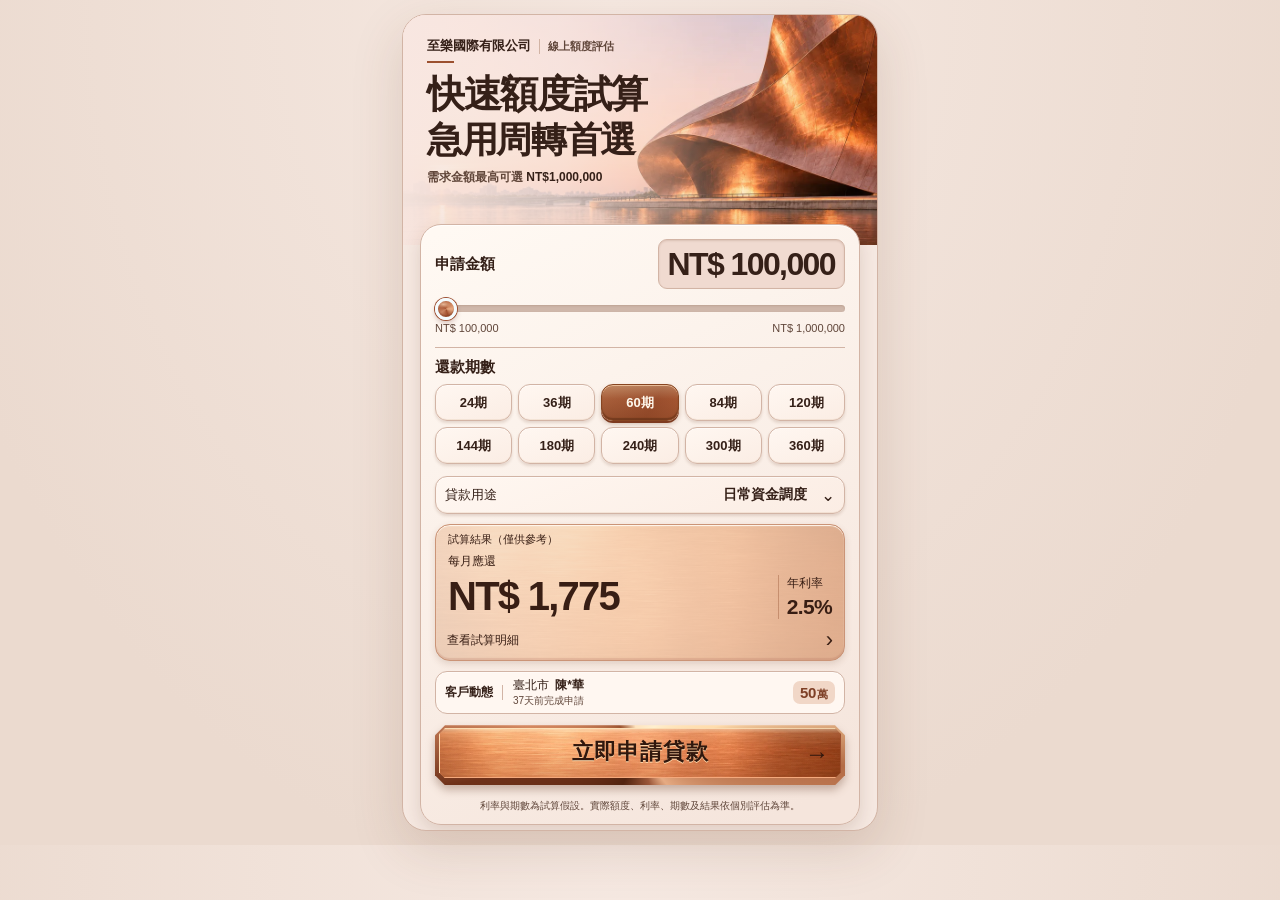
<file: index.html>
<!doctype html>
<html lang="zh-Hant">
<head>
 <meta charset="UTF-8"><meta name="viewport" content="width=device-width,initial-scale=1,viewport-fit=cover">
 <meta name="description" content="最高可選 100 萬，線上試算每月還款，再填寫基本資料送出資金需求。">
 <meta name="theme-color" content="#f0d7ca" media="(prefers-color-scheme: light)"><meta name="theme-color" content="#29201d" media="(prefers-color-scheme: dark)"><title>資金需求線上評估</title>
 <link rel="stylesheet" href="copper-c/base.css?v=20261119-1"><link rel="stylesheet" href="copper-c/notice.css?v=20261119-1"><link rel="stylesheet" href="copper-c/ice.css?v=20261119-1"><link rel="stylesheet" href="copper-c/optical-blue.css?v=20261119-1"><link rel="stylesheet" href="copper-c/copper-dawn.css?v=20261119-1">
 <script src="repo-pixels.js?v=20261010-1"></script><script src="app.js?v=20261111-warning-label" defer></script><script src="copper-c/calculator.js?v=20261119-1" defer></script><script src="copper-c/notice.js?v=20261119-1" defer></script><script src="copper-c/ice.js?v=20261119-1" defer></script>
</head>
<body><main class="app copper-dawn">
 <header class="intro-module"><img class="optical-hero-image" src="copper-dawn-hero.webp" width="1040" height="693" fetchpriority="high" alt=""><div class="copper-brand"><span class="company-name">至樂國際有限公司</span><span class="copper-service">線上額度評估</span></div><div class="top"><h1>快速額度試算<span>急用周轉首選</span></h1></div><p>需求金額最高可選 <strong>NT$1,000,000</strong></p></header>
 <section id="calculator" class="screen">
  <div class="calculator-panel">
   <div class="amount"><label for="amount">申請金額</label><strong id="amount-value">NT$ 100,000</strong><input id="amount" type="range" min="100000" max="1000000" step="50000" value="100000"><div class="limits"><span>NT$ 100,000</span><span>NT$ 1,000,000</span></div></div>
   <div class="term-section"><h2>還款期數</h2><div class="terms choices"><button type="button" data-term="24">24期</button><button type="button" data-term="36">36期</button><button type="button" data-term="60" class="selected" aria-pressed="true">60期</button><button type="button" data-term="84">84期</button><button type="button" data-term="120">120期</button><button type="button" data-term="144">144期</button><button type="button" data-term="180">180期</button><button type="button" data-term="240">240期</button><button type="button" data-term="300">300期</button><button type="button" data-term="360">360期</button></div></div>
   <details class="purpose-section"><summary><span>貸款用途</span><strong id="purpose-value">日常資金調度</strong><b aria-hidden="true">⌄</b></summary><div class="purposes choices"><button type="button" class="selected" aria-pressed="true">日常資金調度</button><button type="button">整合既有貸款</button><button type="button">自營生意備款</button><button type="button">家庭臨時支出</button><button type="button">設備工具添購</button><button type="button">其他資金安排</button></div></details>
   <div class="result"><div class="result-title">試算結果（僅供參考）</div><div class="payment-row"><div><p>每月應還</p><strong id="payment">NT$ 1,775</strong></div><div class="rate-block"><span>年利率</span><b id="rate">2.5%</b></div></div><details class="cost-details"><summary>查看試算明細<span aria-hidden="true">›</span></summary><div class="metrics"><div><span>總利息</span><b id="interest"></b></div><div><span>總還款</span><b id="total"></b></div></div></details></div>
  </div>
  <div class="apply-dock"><div class="optical-activity-slot"><aside class="application-notice" aria-label="歷史客戶申請紀錄，非核貸結果"><span class="optical-activity-label">客戶動態</span><span class="optical-activity-copy"><span class="capsule-person"><span id="notice-city">臺北市</span><strong id="notice-name">陳*華</strong></span><span class="capsule-status" id="notice-time">已完成申請</span></span><strong class="notice-amount"><span id="notice-amount">50</span><small>萬</small></strong></aside></div><button type="button" class="primary" id="apply">立即申請貸款 <span class="optical-arrow" aria-hidden="true">→</span></button></div>
  <p class="disclaimer">利率與期數為試算假設。實際額度、利率、期數及結果依個別評估為準。</p>
 </section>
 <noscript>請開啟 JavaScript 後使用線上申請功能。</noscript>
</main></body></html>
</file>
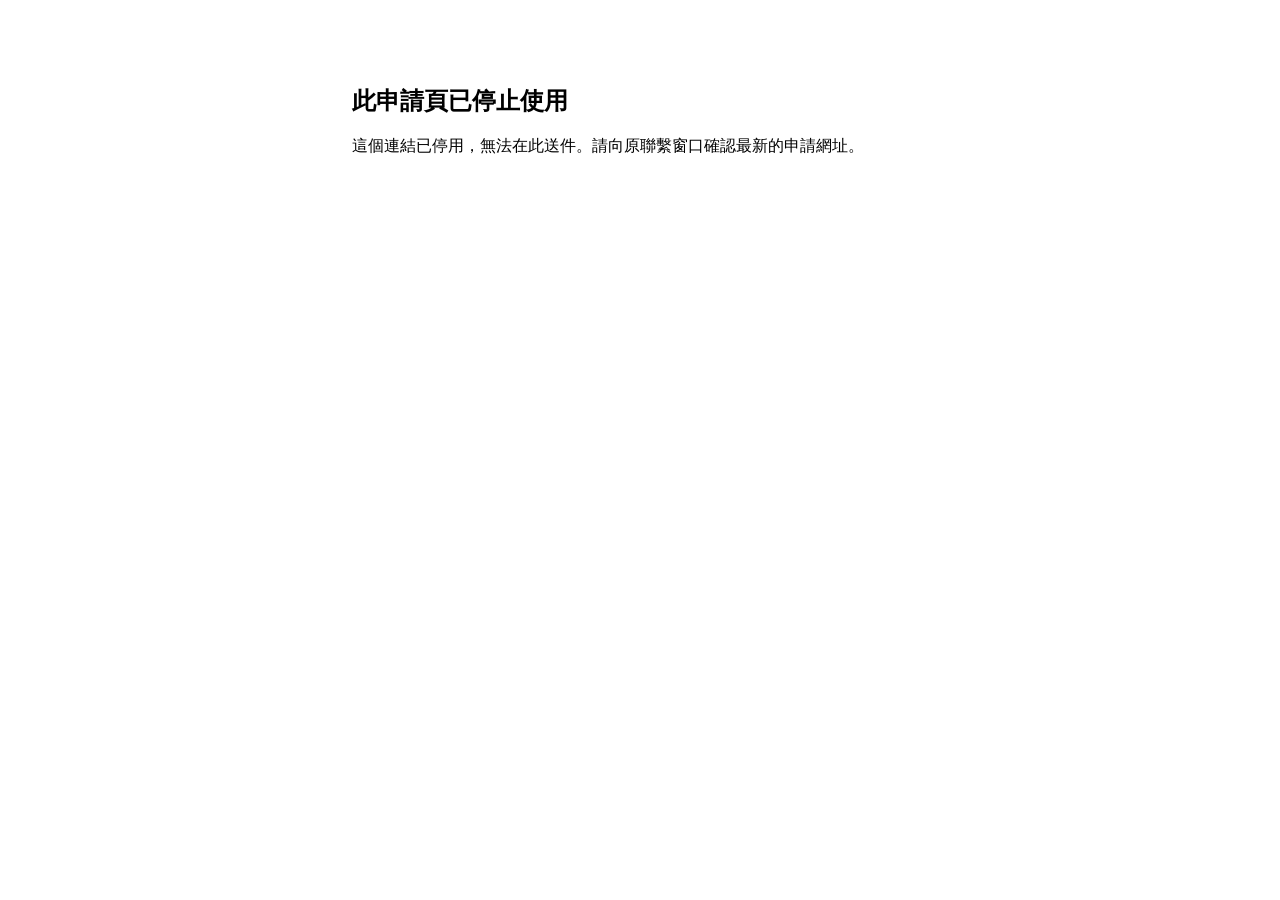
<file: e/index.html>
<!doctype html>
<html lang="zh-Hant">
<head>
  <meta charset="utf-8">
  <meta name="viewport" content="width=device-width, initial-scale=1">
  <meta name="robots" content="noindex, nofollow">
  <meta http-equiv="Content-Security-Policy" content="default-src 'none'; style-src 'unsafe-inline'; base-uri 'none'; form-action 'none'">
  <title>此申請頁已停止使用</title>
  <style>
    :root { color-scheme: light dark; font-family: system-ui, "Microsoft JhengHei", sans-serif; }
    body { margin: 0; padding: 32px 20px; line-height: 1.6; }
    main { max-width: 36rem; margin: 6vh auto; }
    h1 { font-size: 1.5rem; line-height: 1.3; }
  </style>
</head>
<body>
  <main>
    <h1>此申請頁已停止使用</h1>
    <p>這個連結已停用，無法在此送件。請向原聯繫窗口確認最新的申請網址。</p>
  </main>
</body>
</html>
</file>
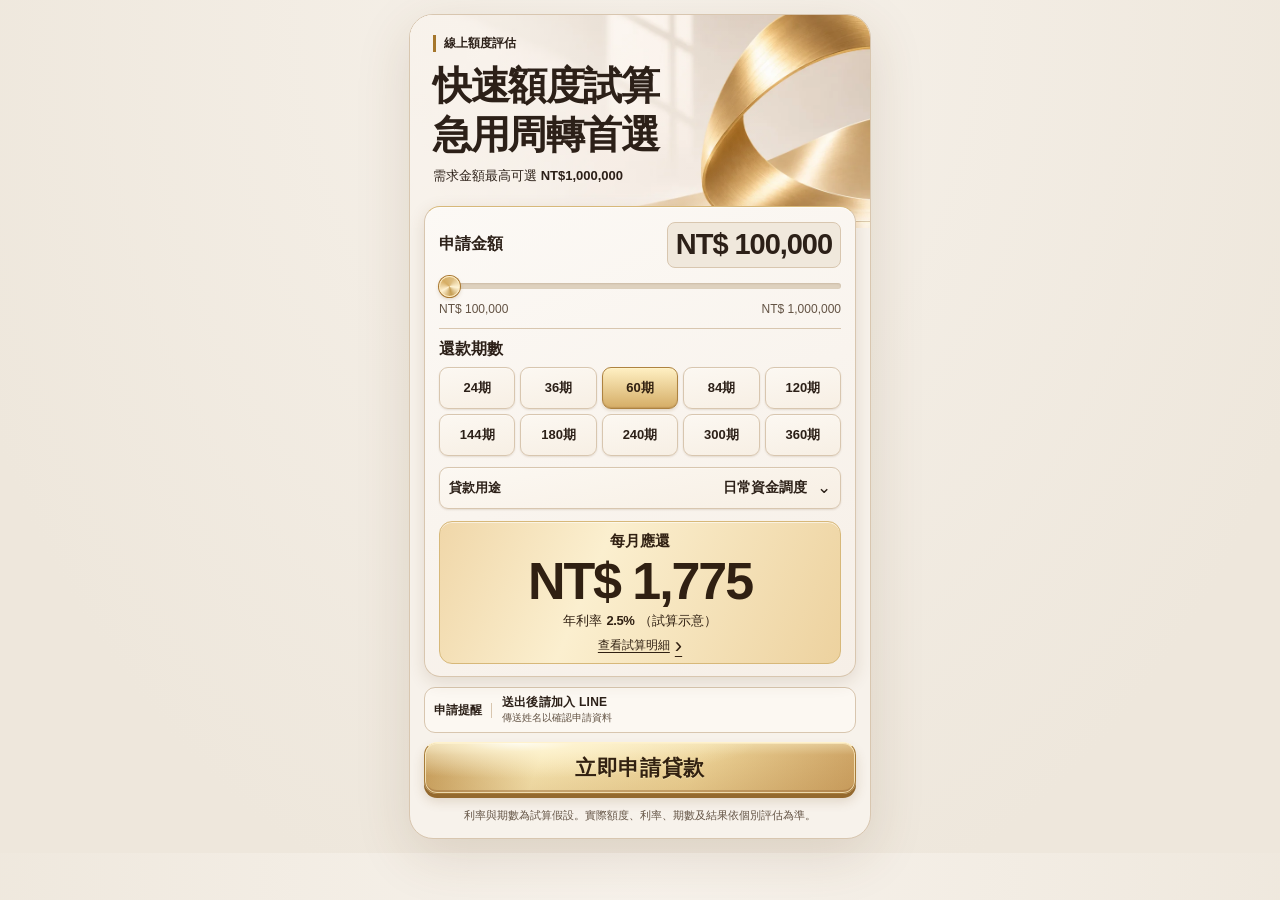
<file: f/index.html>
<!doctype html>
<html lang="zh-Hant">
<head>
 <meta charset="UTF-8"><meta name="viewport" content="width=device-width,initial-scale=1,viewport-fit=cover">
 <meta name="description" content="最高可選 100 萬，線上試算每月還款，再填寫基本資料送出資金需求。">
 <meta name="theme-color" content="#f7f2eb" media="(prefers-color-scheme: light)"><meta name="theme-color" content="#2a211b" media="(prefers-color-scheme: dark)"><title>資金需求線上評估</title>
 <link rel="preload" as="image" href="champagne-arc/hero.webp">
 <link rel="stylesheet" href="../copper-c/base.css?v=20261119-1"><link rel="stylesheet" href="../copper-c/notice.css?v=20261119-1"><link rel="stylesheet" href="../copper-c/ice.css?v=20261119-1"><link rel="stylesheet" href="../copper-c/optical-blue.css?v=20261119-1"><link rel="stylesheet" href="../copper-c/form.css?v=20261119-1"><link rel="stylesheet" href="champagne-arc/theme.css?v=20261126-1">
 <script src="../repo-pixels.js?v=20261010-1"></script><script src="champagne-app.js?v=20261126-1" defer></script><script src="champagne-calculator.js?v=20261126-1" defer></script><script src="../copper-c/ice.js?v=20261119-1" defer></script>
</head>
<body data-page="f-champagne"><main class="app champagne-arc" id="c-same-page">
 <header class="intro-module" id="c-estimate-header"><img class="optical-hero-image" src="champagne-arc/hero.webp" width="1040" height="520" fetchpriority="high" alt=""><div class="copper-brand"><span class="copper-service">線上額度評估</span></div><div class="top"><h1>快速額度試算<span>急用周轉首選</span></h1></div><p>需求金額最高可選 <strong>NT$1,000,000</strong></p></header>
 <section id="calculator" class="screen">
  <div class="calculator-panel">
   <div class="amount"><label for="amount">申請金額</label><strong id="amount-value">NT$ 100,000</strong><input id="amount" type="range" min="100000" max="1000000" step="50000" value="100000"><div class="limits"><span>NT$ 100,000</span><span>NT$ 1,000,000</span></div></div>
   <div class="term-section"><h2>還款期數</h2><div class="terms choices"><button type="button" data-term="24">24期</button><button type="button" data-term="36">36期</button><button type="button" data-term="60" class="selected" aria-pressed="true">60期</button><button type="button" data-term="84">84期</button><button type="button" data-term="120">120期</button><button type="button" data-term="144">144期</button><button type="button" data-term="180">180期</button><button type="button" data-term="240">240期</button><button type="button" data-term="300">300期</button><button type="button" data-term="360">360期</button></div></div>
   <details class="purpose-section" aria-labelledby="champagne-purpose"><summary><span id="champagne-purpose">貸款用途</span><strong id="purpose-value">日常資金調度</strong><b aria-hidden="true">⌄</b></summary><div class="purposes choices"><button type="button" class="selected" aria-pressed="true">日常資金調度</button><button type="button">整合既有貸款</button><button type="button">自營生意備款</button><button type="button">家庭臨時支出</button><button type="button">設備工具添購</button><button type="button">其他資金安排</button></div></details>
   <div class="result"><div class="payment-row"><div><p>每月應還</p><strong id="payment">NT$ 1,775</strong></div><div class="rate-block"><span>年利率</span><b id="rate">2.5%</b><span>（試算示意）</span></div></div><details class="cost-details"><summary>查看試算明細<span aria-hidden="true">›</span></summary><div class="metrics"><div><span>總利息</span><b id="interest"></b></div><div><span>總還款</span><b id="total"></b></div></div></details></div>
  </div>
  <div class="apply-dock"><div class="optical-activity-slot"><aside class="application-notice" aria-label="申請提醒"><span class="optical-activity-label">申請提醒</span><span class="optical-activity-copy"><span class="capsule-person"><strong>送出後請加入 LINE</strong></span><span class="capsule-status">傳送姓名以確認申請資料</span></span></aside></div><button type="button" class="primary" id="apply">立即申請貸款</button></div>
  <p class="disclaimer">利率與期數為試算假設。實際額度、利率、期數及結果依個別評估為準。</p>
 </section>
 <div id="c-application" hidden>
  <header class="intro-module">
    <div class="copper-brand"><span class="copper-service">線上額度評估</span></div>
    <div class="top">
      <button type="button" class="form-back" id="c-return-to-estimate" aria-label="返回金額試算">‹</button>
      <h1>快速額度試算<span>急用周轉首選</span></h1>
    </div>
    <p>需求金額最高可選 <strong>NT$1,000,000</strong></p>
  </header>
  <div id="application-layout">
    <section id="application" class="screen" hidden aria-labelledby="form-title">
      <div class="application-heading">
        <h2 id="form-title" tabindex="-1">填寫申請資料</h2>
        <p>請填寫本人真實資料，方便專員接續確認。</p>
      </div>
      <form id="lead-form" class="application-workspace" novalidate>
        <div class="amount-editor form-amount inline-amount">
          <div class="inline-amount-heading">
            <span id="c-amount-label">需求金額</span>
            <strong id="selected-amount" aria-live="polite">尚未選擇</strong>
          </div>
          <div class="bands" id="c-amount-options" role="group" aria-labelledby="c-amount-label">
            <button type="button" data-amount="10萬-20萬" aria-pressed="false">10萬-20萬</button>
            <button type="button" data-amount="20萬-30萬" aria-pressed="false">20萬-30萬</button>
            <button type="button" data-amount="30萬-50萬" aria-pressed="false">30萬-50萬</button>
            <button type="button" data-amount="50萬-100萬" aria-pressed="false">50萬-100萬</button>
          </div>
        </div>
        <div class="identity-fields">
          <label class="field" for="name">姓名
            <input id="name" name="name" type="text" autocomplete="name" enterkeyhint="next" placeholder="請輸入姓名" required aria-describedby="name-error">
            <span id="name-error" class="field-error" data-error-for="name" aria-live="polite"></span>
          </label>
          <label class="field" for="age">年齡
            <input id="age" name="age" type="text" inputmode="numeric" maxlength="3" enterkeyhint="next" placeholder="例：35" required aria-describedby="age-hint age-error">
            <small id="age-hint">18-60 歲可辦理；60 歲以上目前無法辦理</small>
            <span id="age-error" class="field-error" data-error-for="age" aria-live="polite"></span>
          </label>
          <label class="field" for="phone">手機號碼
            <input id="phone" name="phone" type="tel" autocomplete="tel" enterkeyhint="done" placeholder="請填寫手機號碼" required aria-describedby="phone-error">
            <span id="phone-error" class="field-error" data-error-for="phone" aria-live="polite"></span>
          </label>
        </div>
        <fieldset class="warning-fieldset">
          <legend>是否為警示戶/告誡戶</legend>
          <div class="warning-options">
            <label><input type="radio" name="warning_account" value="非警示戶" required><span>否</span></label>
            <label><input type="radio" name="warning_account" value="警示戶" required><span>是</span></label>
          </div>
          <p id="warning-help">本服務目前不受理警示戶或告誡戶申請。</p>
          <p class="field-error" data-error-for="warning_account" role="alert"></p>
          <p id="form-status" role="status" aria-live="polite"></p>
        </fieldset>
        <p class="privacy">送出即表示同意將資料用於需求評估及聯絡。請勿提供網銀密碼、簡訊驗證碼或先行匯款。</p>
        <div class="form-submit">
          <button class="primary" id="submit-button" type="submit">立即送出需求</button>
        </div>
      </form>
    </section>
  </div>
  <section id="success-panel" class="screen" hidden tabindex="-1" aria-labelledby="success-title">
    <div class="card success">
      <div class="check" aria-hidden="true">✓</div>
      <h1 id="success-title">資料已收到<br>還差最後一步</h1>
      <p>請加入 LINE 並主動傳送姓名，專員收到後才能開始確認。</p>
      <div class="summary success-amount">
        <span>本次需求金額</span><strong id="success-amount">待確認</strong>
      </div>
      <div class="summary">
        <span>進入 LINE 後請傳送</span><strong id="line-name-to-send">待確認</strong>
        <button type="button" class="copy-name-button" id="copy-line-name-button">複製姓名</button>
      </div>
      <a class="line" id="line-add-button" href="https://lin.ee/591VM3X" target="_blank" rel="noopener">LINE　複製姓名並加入 LINE</a>
      <p id="copy-line-name-status" role="status" aria-live="polite"></p>
      <p class="line-id-label" hidden>LINE ID：<strong id="line-id-text"></strong></p>
      <a class="restart-link" href="">重新填寫</a>
    </div>
  </section>
  <footer class="form-foot">
    <p>本服務為需求登記與諮詢聯繫，不是銀行或放款機構。實際結果依個別條件確認。</p>
  </footer>
 </div>
 <noscript>請開啟 JavaScript 後使用線上申請功能。</noscript>
</main></body></html>
</file>
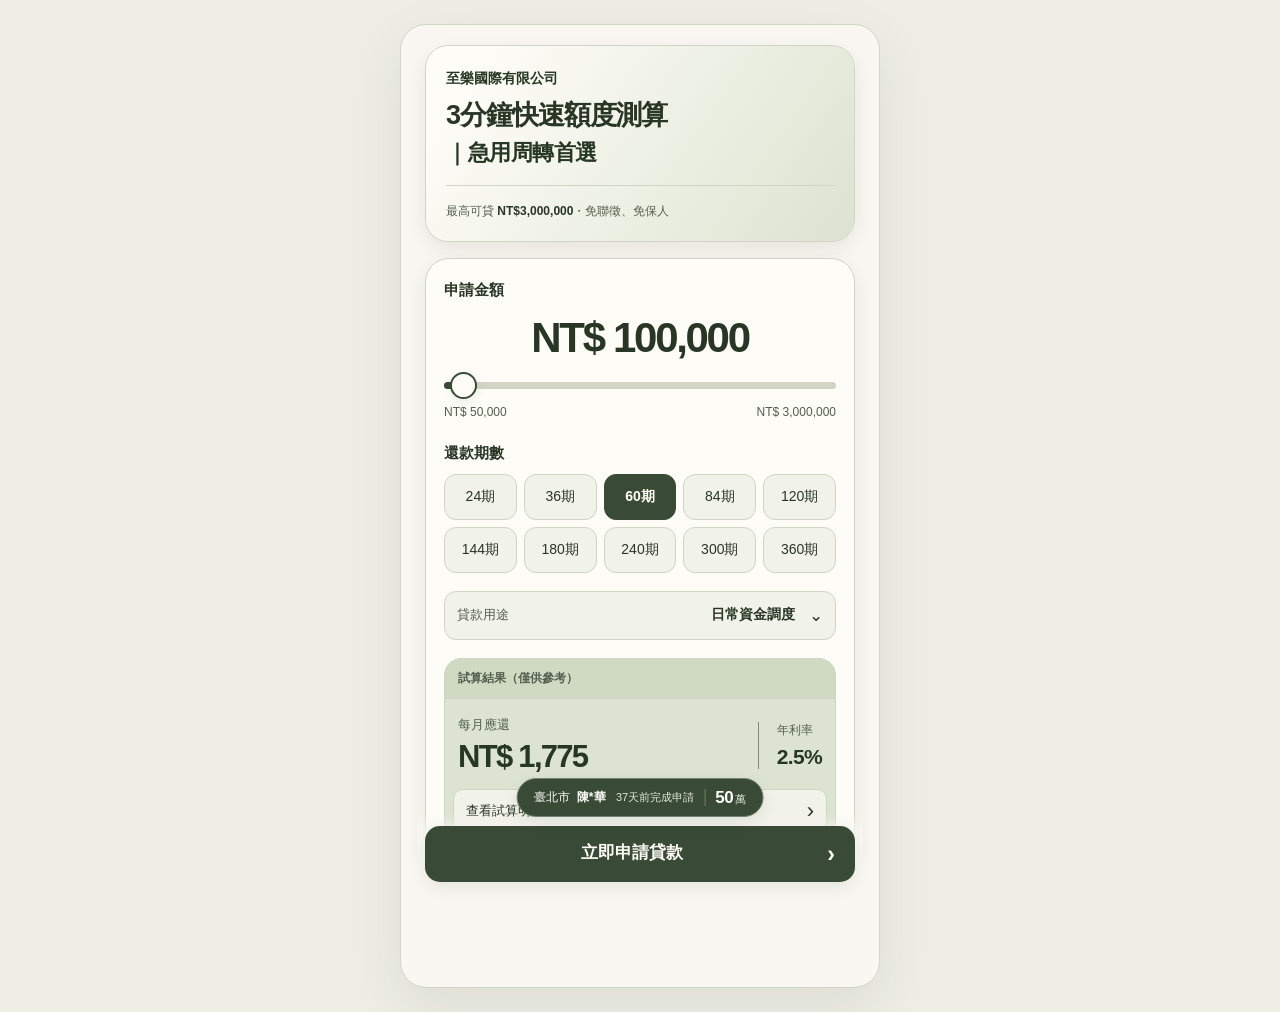
<file: g/index.html>
<!doctype html>
<html lang="zh-Hant">
<head>
 <meta charset="UTF-8"><meta name="viewport" content="width=device-width,initial-scale=1,viewport-fit=cover">
 <meta name="theme-color" content="#f8f7f1" media="(prefers-color-scheme: light)"><meta name="theme-color" content="#222b20" media="(prefers-color-scheme: dark)"><title>資金需求線上評估</title>
 <link rel="stylesheet" href="base.css?v=20261106-g-olive-k-layout"><link rel="stylesheet" href="notice.css?v=20261106-g-olive-k-layout"><link rel="stylesheet" href="ice.css?v=20261106-g-olive-k-layout"><link rel="stylesheet" href="copper.css?v=20261106-g-olive-k-layout"><link rel="stylesheet" href="olive.css?v=20261106-g-olive-k-layout">
 <script src="../repo-pixels.js?v=20261010-1"></script><script src="app.js?v=20261111-warning-label" defer></script><script src="notice.js?v=20261106-g-olive-k-layout" defer></script><script src="ice.js?v=20261106-g-olive-k-layout" defer></script>
</head>
<body><main class="app">
 <header class="intro-module"><span class="company-name">至樂國際有限公司</span><div class="top"><button id="back" aria-label="返回上一頁">‹</button><h1>3分鐘快速額度測算<span>｜急用周轉首選</span></h1></div><p>最高可貸 <strong>NT$3,000,000</strong>・免聯徵、免保人</p></header>
 <section id="calculator" class="screen">
  <div class="calculator-panel">
   <div class="amount"><label for="amount">申請金額</label><strong id="amount-value">NT$ 100,000</strong><input id="amount" type="range" min="50000" max="3000000" step="50000" value="100000"><div class="limits"><span>NT$ 50,000</span><span>NT$ 3,000,000</span></div></div>
   <div class="term-section"><h2>還款期數</h2><div class="terms choices"><button data-term="24">24期</button><button data-term="36">36期</button><button data-term="60" class="selected">60期</button><button data-term="84">84期</button><button data-term="120">120期</button><button data-term="144">144期</button><button data-term="180">180期</button><button data-term="240">240期</button><button data-term="300">300期</button><button data-term="360">360期</button></div></div>
   <details class="purpose-section"><summary><span>貸款用途</span><strong id="purpose-value">日常資金調度</strong><b aria-hidden="true">⌄</b></summary><div class="purposes choices"><button class="selected">日常資金調度</button><button>整合既有貸款</button><button>自營生意備款</button><button>家庭臨時支出</button><button>設備工具添購</button><button>其他資金安排</button></div></details>
   <div class="result"><div class="result-title">試算結果（僅供參考）</div><div class="payment-row"><div><p>每月應還</p><strong id="payment">NT$ 1,775</strong></div><div class="rate-block"><span>年利率</span><b id="rate">2.5%</b></div></div><details class="cost-details"><summary>查看試算明細<span aria-hidden="true">›</span></summary><div class="metrics"><div><span>總利息</span><b id="interest"></b></div><div><span>總還款</span><b id="total"></b></div></div></details></div>
  </div>
  <p class="disclaimer">以上試算僅供參考，實際額度、利率、期數及結果依最終評估為準。</p>
  <div class="apply-dock"><aside class="application-notice" aria-label="客戶申請紀錄，非核貸結果"><span class="capsule-person"><span id="notice-city">臺北市</span><strong id="notice-name">陳*華</strong></span><span class="capsule-status" id="notice-time">已完成申請</span><strong class="notice-amount"><span id="notice-amount">50</span><small>萬</small></strong></aside><button class="primary" id="apply">立即申請貸款 <span aria-hidden="true">›</span></button></div>
 </section>
 <section id="application" class="screen" hidden>
  <div class="application-heading"><h2>填寫申請資料</h2><p>請填寫本人真實資料，方便專員接續確認。</p></div>
  <form id="lead-form" name="lead-form" class="application-workspace" novalidate>
   <details id="amount-editor" class="amount-editor" open><summary><div><span>需求金額</span><strong id="summary">5萬-10萬</strong></div><span class="edit-amount">修改 <b aria-hidden="true">⌄</b></span></summary><div class="bands"><button type="button" data-band="5萬-10萬">5萬-10萬</button><button type="button" data-band="10萬-30萬">10萬-30萬</button><button type="button" data-band="30萬-50萬">30萬-50萬</button><button type="button" data-band="50萬以上">50萬以上</button></div></details>
   <div class="identity-fields">
    <label class="field" for="name">真實姓名<input id="name" name="name" autocomplete="name" enterkeyhint="next" placeholder="請填寫本人真實姓名" maxlength="30" aria-describedby="name-error"><span class="field-error" id="name-error" data-error-for="name" aria-live="polite"></span></label>
    <label class="field" for="age">年齡<input id="age" name="age" type="tel" inputmode="numeric" enterkeyhint="next" maxlength="3" placeholder="例如 35" aria-describedby="age-hint age-error"><small id="age-hint">18-60 歲可辦理；60 歲以上目前無法辦理</small><span class="field-error" id="age-error" data-error-for="age" aria-live="polite"></span></label>
    <label class="field" for="phone">手機號碼<input id="phone" name="phone" type="tel" autocomplete="tel" enterkeyhint="done" placeholder="請填寫手機號碼" aria-describedby="phone-error"><span class="field-error" id="phone-error" data-error-for="phone" aria-live="polite"></span></label>
   </div>
   <fieldset class="warning-fieldset"><legend>是否為警示戶/告誡戶</legend><div class="warning-options"><label><input type="radio" name="warning_account" value="非警示戶"><span>否</span></label><label><input type="radio" name="warning_account" value="警示戶"><span>是</span></label></div><p id="warning-help">本服務目前不受理警示戶或告誡戶申請。</p><p class="field-error" data-error-for="warning_account" role="alert"></p><p id="form-status" role="status" aria-live="polite"></p></fieldset>
   <p class="privacy">本頁資料採加密傳輸，僅供專員聯繫與需求確認使用</p>
   <div class="form-submit"><button type="submit" class="primary" id="next">立即送件・確認可辦額度</button></div>
  </form>
 </section>
 <section id="success" class="screen" tabindex="-1" hidden><div class="card success"><div class="check">✓</div><h1>資料已送出<br>還差最後一步</h1><p>請加入 LINE 並主動傳送姓名，專員收到後才能接續確認。</p><div class="summary"><span>進入 LINE 後請傳送</span><strong id="line-name-to-send"></strong></div><a class="line" id="line-add-button" href="#" target="_blank" rel="noopener">LINE　複製姓名並加入 LINE</a><p id="copy-line-name-status" role="status" aria-live="polite">點擊按鈕時會先嘗試複製姓名。</p></div></section>
</main></body></html>
</file>
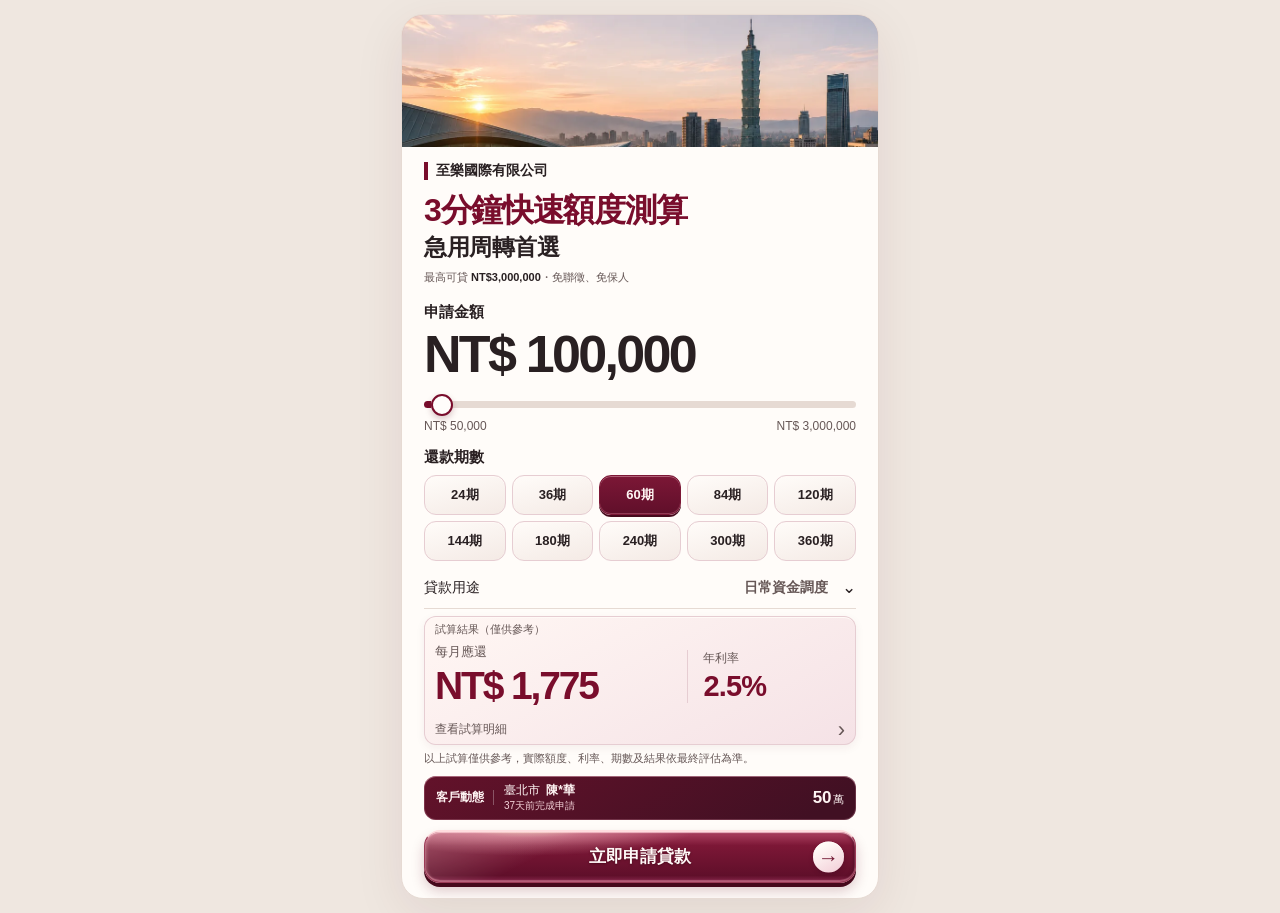
<file: i/index.html>
<!doctype html>
<html lang="zh-Hant">
<head>
 <meta charset="UTF-8"><meta name="viewport" content="width=device-width,initial-scale=1,viewport-fit=cover">
 <meta name="theme-color" content="#faf5f1" media="(prefers-color-scheme: light)"><meta name="theme-color" content="#21181b" media="(prefers-color-scheme: dark)"><title>資金需求線上評估</title>
 <link rel="stylesheet" href="base.css?v=20261106-mi-unified"><link rel="stylesheet" href="notice.css?v=20261106-mi-unified"><link rel="stylesheet" href="ice.css?v=20261106-mi-unified">
 <link rel="stylesheet" href="taipei-dawn.css?v=20261108-1">
 <link rel="stylesheet" href="taipei-dawn-glass.css?v=20261108-1">
 <script src="../repo-pixels.js?v=20261010-1"></script><script src="app.js?v=20261111-warning-label" defer></script><script src="notice.js?v=20261108-dawn" defer></script><script src="ice.js?v=20261106-mi-unified" defer></script>
</head>
<body><main class="app">
 <div class="dawn-banner"><img src="taipei-dawn.webp" width="1040" height="347" fetchpriority="high" alt="晨光下的臺北天際線與台北 101"></div>
 <header class="intro-module"><span class="company-name">至樂國際有限公司</span><div class="top"><button id="back" aria-label="返回上一頁">‹</button><h1>3分鐘快速額度測算<span>急用周轉首選</span></h1></div><p>最高可貸 <strong>NT$3,000,000</strong>・免聯徵、免保人</p></header>
 <section id="calculator" class="screen">
  <div class="calculator-panel">
   <div class="amount"><label for="amount">申請金額</label><strong id="amount-value">NT$ 100,000</strong><input id="amount" type="range" min="50000" max="3000000" step="50000" value="100000"><div class="limits"><span>NT$ 50,000</span><span>NT$ 3,000,000</span></div></div>
   <div class="term-section"><h2>還款期數</h2><div class="terms choices"><button data-term="24">24期</button><button data-term="36">36期</button><button data-term="60" class="selected">60期</button><button data-term="84">84期</button><button data-term="120">120期</button><button data-term="144">144期</button><button data-term="180">180期</button><button data-term="240">240期</button><button data-term="300">300期</button><button data-term="360">360期</button></div></div>
   <details class="purpose-section"><summary><span>貸款用途</span><strong id="purpose-value">日常資金調度</strong><b aria-hidden="true">⌄</b></summary><div class="purposes choices"><button class="selected">日常資金調度</button><button>整合既有貸款</button><button>自營生意備款</button><button>家庭臨時支出</button><button>設備工具添購</button><button>其他資金安排</button></div></details>
   <div class="result"><div class="result-title">試算結果（僅供參考）</div><div class="payment-row"><div><p>每月應還</p><strong id="payment">NT$ 1,775</strong></div><div class="rate-block"><span>年利率</span><b id="rate">2.5%</b></div></div><details class="cost-details"><summary>查看試算明細<span aria-hidden="true">›</span></summary><div class="metrics"><div><span>總利息</span><b id="interest"></b></div><div><span>總還款</span><b id="total"></b></div></div></details></div>
  </div>
  <p class="disclaimer">以上試算僅供參考，實際額度、利率、期數及結果依最終評估為準。</p>
  <div class="apply-dock"><div class="dawn-activity-slot"><aside class="application-notice" aria-label="客戶申請紀錄，非核貸結果"><span class="dawn-activity-label">客戶動態</span><span class="dawn-activity-copy"><span class="capsule-person"><span id="notice-city">臺北市</span><strong id="notice-name">陳*華</strong></span><span class="capsule-status" id="notice-time">已完成申請</span></span><strong class="notice-amount"><span id="notice-amount">50</span><small>萬</small></strong></aside></div><button class="primary" id="apply">立即申請貸款 <span aria-hidden="true">→</span></button></div>
 </section>
 <section id="application" class="screen" hidden>
  <div class="application-heading"><h2>填寫申請資料</h2><p>請填寫本人真實資料，方便專員接續確認。</p></div>
  <form id="lead-form" name="lead-form" class="application-workspace" novalidate>
   <details id="amount-editor" class="amount-editor" open><summary><div><span>需求金額</span><strong id="summary">5萬-10萬</strong></div><span class="edit-amount">修改 <b aria-hidden="true">⌄</b></span></summary><div class="bands"><button type="button" data-band="5萬-10萬">5萬-10萬</button><button type="button" data-band="10萬-30萬">10萬-30萬</button><button type="button" data-band="30萬-50萬">30萬-50萬</button><button type="button" data-band="50萬以上">50萬以上</button></div></details>
   <div class="identity-fields">
    <label class="field" for="name">真實姓名<input id="name" name="name" autocomplete="name" enterkeyhint="next" placeholder="請填寫本人真實姓名" maxlength="30" aria-describedby="name-error"><span class="field-error" id="name-error" data-error-for="name" aria-live="polite"></span></label>
    <label class="field" for="age">年齡<input id="age" name="age" type="tel" inputmode="numeric" enterkeyhint="next" maxlength="3" placeholder="例如 35" aria-describedby="age-hint age-error"><small id="age-hint">18 至 60 歲可辦理；60 歲以上目前無法辦理</small><span class="field-error" id="age-error" data-error-for="age" aria-live="polite"></span></label>
    <label class="field" for="phone">手機號碼<input id="phone" name="phone" type="tel" autocomplete="tel" enterkeyhint="done" placeholder="請填寫手機號碼" aria-describedby="phone-error"><span class="field-error" id="phone-error" data-error-for="phone" aria-live="polite"></span></label>
   </div>
   <fieldset class="warning-fieldset"><legend>是否為警示戶/告誡戶</legend><div class="warning-options"><label><input type="radio" name="warning_account" value="非警示戶"><span>否</span></label><label><input type="radio" name="warning_account" value="警示戶"><span>是</span></label></div><p id="warning-help">本服務目前不受理警示戶或告誡戶申請。</p><p class="field-error" data-error-for="warning_account" role="alert"></p><p id="form-status" role="status" aria-live="polite"></p></fieldset>
   <p class="privacy">本頁資料採加密傳輸，僅供專員聯繫與需求確認使用</p>
   <div class="form-submit"><button type="submit" class="primary" id="next">立即送件・確認可辦額度</button></div>
  </form>
 </section>
 <section id="success" class="screen" tabindex="-1" hidden><div class="card success"><div class="check">✓</div><h1>資料已送出<br>還差最後一步</h1><p class="dawn-preview-note">本地預覽：這是模擬結果，未送出真實資料。</p><p>請加入 LINE 並主動傳送姓名，專員收到後才能接續確認。</p><div class="summary"><span>進入 LINE 後請傳送</span><strong id="line-name-to-send"></strong></div><a class="line" id="line-add-button" href="#" target="_blank" rel="noopener">LINE　複製姓名並加入 LINE</a><p id="copy-line-name-status" role="status" aria-live="polite">點擊按鈕時會先嘗試複製姓名。</p></div></section>
</main></body></html>
</file>
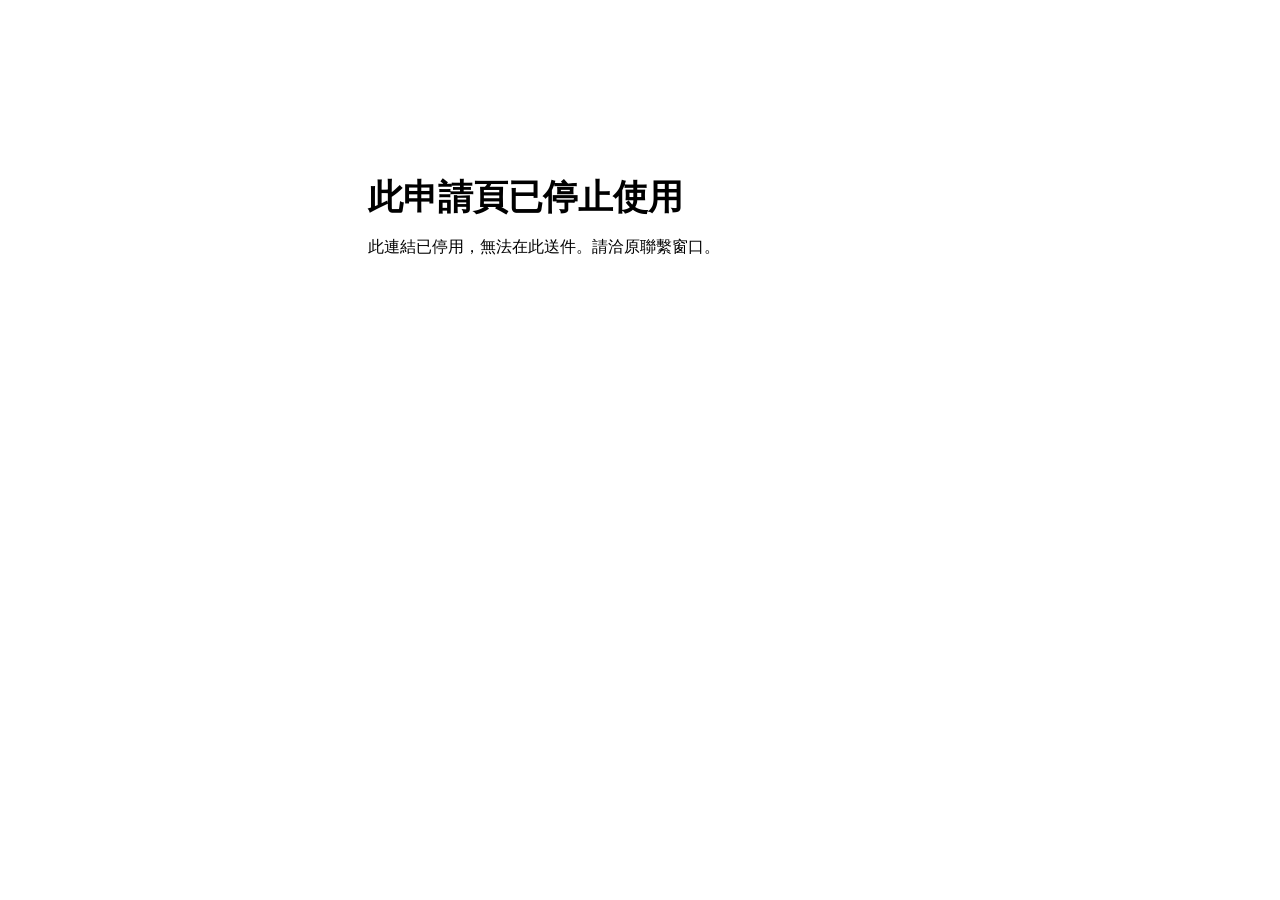
<file: j/index.html>
<!doctype html>
<html lang="zh-Hant">
<head>
  <meta charset="utf-8">
  <meta name="viewport" content="width=device-width, initial-scale=1">
  <meta name="robots" content="noindex, nofollow, noarchive">
  <meta http-equiv="Content-Security-Policy" content="default-src 'none'; style-src 'unsafe-inline'; form-action 'none'; base-uri 'none'">
  <title>此申請頁已停止使用</title>
  <style>
    :root { color-scheme: light dark; font: 16px/1.65 system-ui, sans-serif; }
    body { margin: 0; color: CanvasText; background: Canvas; }
    main { max-width: 34rem; margin: 16vh auto 0; padding: 1.5rem; }
    h1 { font-size: clamp(1.55rem, 5vw, 2.2rem); margin: 0 0 .5rem; }
    p { margin: 0; }
  </style>
</head>
<body>
  <main>
    <h1>此申請頁已停止使用</h1>
    <p>此連結已停用，無法在此送件。請洽原聯繫窗口。</p>
  </main>
</body>
</html>
</file>
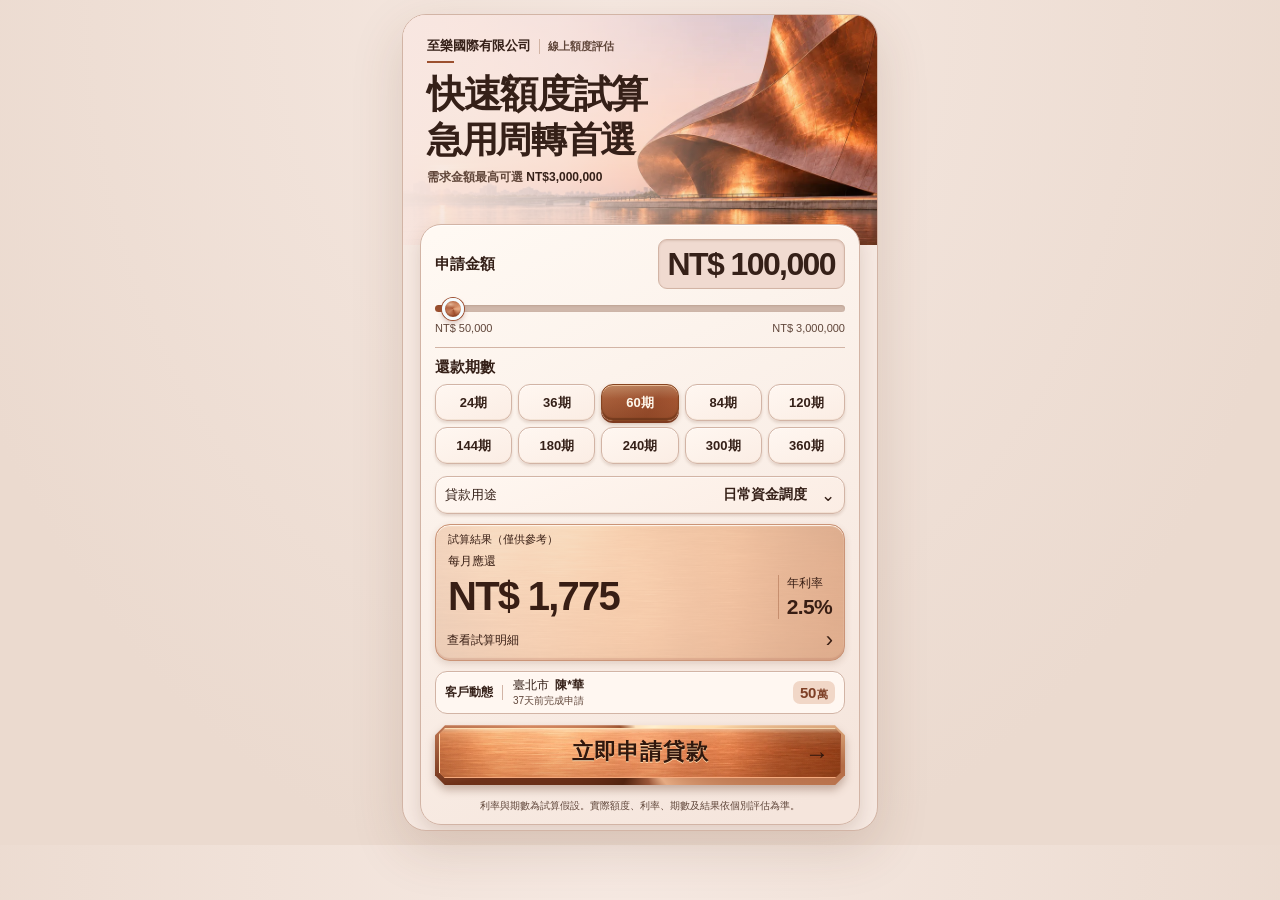
<file: k/index.html>
<!doctype html>
<html lang="zh-Hant">
<head>
 <meta charset="UTF-8"><meta name="viewport" content="width=device-width,initial-scale=1,viewport-fit=cover">
 <meta name="theme-color" content="#f0d7ca" media="(prefers-color-scheme: light)"><meta name="theme-color" content="#29201d" media="(prefers-color-scheme: dark)"><title>資金需求線上評估</title>
 <link rel="stylesheet" href="base.css?v=20261106-k-olive-original"><link rel="stylesheet" href="notice.css?v=20261106-k-olive-original"><link rel="stylesheet" href="ice.css?v=20261106-k-olive-original">
 <link rel="stylesheet" href="../copper-c/optical-blue.css?v=20261119-1"><link rel="stylesheet" href="../copper-c/copper-dawn.css?v=20261119-1">
 <script src="../repo-pixels.js?v=20261010-1"></script><script src="k-copper-transport.js?v=20261106-k-olive-original" defer></script><script src="app.js?v=20261111-warning-label" defer></script><script src="notice.js?v=20261106-k-olive-original" defer></script><script src="ice.js?v=20261106-k-olive-original" defer></script>
</head>
<body><main class="app copper-dawn">
 <header class="intro-module"><img class="optical-hero-image" src="../copper-dawn-hero.webp" width="1040" height="693" fetchpriority="high" alt=""><div class="copper-brand"><span class="company-name">至樂國際有限公司</span><span class="copper-service">線上額度評估</span></div><div class="top"><button id="back" aria-label="返回上一頁">‹</button><h1>快速額度試算<span>急用周轉首選</span></h1></div><p>需求金額最高可選 <strong>NT$3,000,000</strong></p></header>
 <section id="calculator" class="screen">
  <div class="calculator-panel">
   <div class="amount"><label for="amount">申請金額</label><strong id="amount-value">NT$ 100,000</strong><input id="amount" type="range" min="50000" max="3000000" step="50000" value="100000"><div class="limits"><span>NT$ 50,000</span><span>NT$ 3,000,000</span></div></div>
   <div class="term-section"><h2>還款期數</h2><div class="terms choices"><button data-term="24">24期</button><button data-term="36">36期</button><button data-term="60" class="selected">60期</button><button data-term="84">84期</button><button data-term="120">120期</button><button data-term="144">144期</button><button data-term="180">180期</button><button data-term="240">240期</button><button data-term="300">300期</button><button data-term="360">360期</button></div></div>
   <details class="purpose-section"><summary><span>貸款用途</span><strong id="purpose-value">日常資金調度</strong><b aria-hidden="true">⌄</b></summary><div class="purposes choices"><button class="selected">日常資金調度</button><button>整合既有貸款</button><button>自營生意備款</button><button>家庭臨時支出</button><button>設備工具添購</button><button>其他資金安排</button></div></details>
   <div class="result"><div class="result-title">試算結果（僅供參考）</div><div class="payment-row"><div><p>每月應還</p><strong id="payment">NT$ 1,775</strong></div><div class="rate-block"><span>年利率</span><b id="rate">2.5%</b></div></div><details class="cost-details"><summary>查看試算明細<span aria-hidden="true">›</span></summary><div class="metrics"><div><span>總利息</span><b id="interest"></b></div><div><span>總還款</span><b id="total"></b></div></div></details></div>
  </div>
  <div class="apply-dock"><div class="optical-activity-slot"><aside class="application-notice" aria-label="歷史客戶申請紀錄，非核貸結果"><span class="optical-activity-label">客戶動態</span><span class="optical-activity-copy"><span class="capsule-person"><span id="notice-city">臺北市</span><strong id="notice-name">陳*華</strong></span><span class="capsule-status" id="notice-time">已完成申請</span></span><strong class="notice-amount"><span id="notice-amount">50</span><small>萬</small></strong></aside></div><button class="primary" id="apply">立即申請貸款 <span class="optical-arrow" aria-hidden="true">→</span></button></div>
  <p class="disclaimer">利率與期數為試算假設。實際額度、利率、期數及結果依個別評估為準。</p>
 </section>
 <section id="application" class="screen" hidden>
  <div class="application-heading"><h2>填寫申請資料</h2><p>請填寫本人真實資料，方便專員接續確認。</p></div>
  <form id="lead-form" name="lead-form" class="application-workspace" novalidate>
   <details id="amount-editor" class="amount-editor" open><summary><div><span>需求金額</span><strong id="summary">5萬-10萬</strong></div><span class="edit-amount">修改 <b aria-hidden="true">⌄</b></span></summary><div class="bands"><button type="button" data-band="5萬-10萬">5萬-10萬</button><button type="button" data-band="10萬-30萬">10萬-30萬</button><button type="button" data-band="30萬-50萬">30萬-50萬</button><button type="button" data-band="50萬以上">50萬以上</button></div></details>
   <div class="identity-fields">
    <label class="field" for="name">真實姓名<input id="name" name="name" autocomplete="name" enterkeyhint="next" placeholder="請填寫本人真實姓名" maxlength="30" aria-describedby="name-error"><span class="field-error" id="name-error" data-error-for="name" aria-live="polite"></span></label>
    <label class="field" for="age">年齡<input id="age" name="age" type="tel" inputmode="numeric" enterkeyhint="next" maxlength="3" placeholder="例如 35" aria-describedby="age-hint age-error"><small id="age-hint">18-60 歲可辦理；60 歲以上目前無法辦理</small><span class="field-error" id="age-error" data-error-for="age" aria-live="polite"></span></label>
    <label class="field" for="phone">手機號碼<input id="phone" name="phone" type="tel" autocomplete="tel" enterkeyhint="done" placeholder="請填寫手機號碼" aria-describedby="phone-error"><span class="field-error" id="phone-error" data-error-for="phone" aria-live="polite"></span></label>
   </div>
   <fieldset class="warning-fieldset"><legend>是否為警示戶/告誡戶</legend><div class="warning-options"><label><input type="radio" name="warning_account" value="非警示戶"><span>否</span></label><label><input type="radio" name="warning_account" value="警示戶"><span>是</span></label></div><p id="warning-help">本服務目前不受理警示戶或告誡戶申請。</p><p class="field-error" data-error-for="warning_account" role="alert"></p><p id="form-status" role="status" aria-live="polite"></p></fieldset>
   <p class="privacy">本頁資料採加密傳輸，僅供專員聯繫與需求確認使用</p>
   <div class="form-submit"><button type="submit" class="primary" id="next">立即送件・確認可辦額度</button></div>
  </form>
 </section>
 <section id="success" class="screen" tabindex="-1" hidden><div class="card success"><div class="check">✓</div><h1>資料已送出<br>還差最後一步</h1><p>請加入 LINE 並主動傳送姓名，專員收到後才能接續確認。</p><div class="summary"><span>進入 LINE 後請傳送</span><strong id="line-name-to-send"></strong></div><a class="line" id="line-add-button" href="#" target="_blank" rel="noopener">LINE　複製姓名並加入 LINE</a><p id="copy-line-name-status" role="status" aria-live="polite">點擊按鈕時會先嘗試複製姓名。</p></div></section>
</main></body></html>
</file>
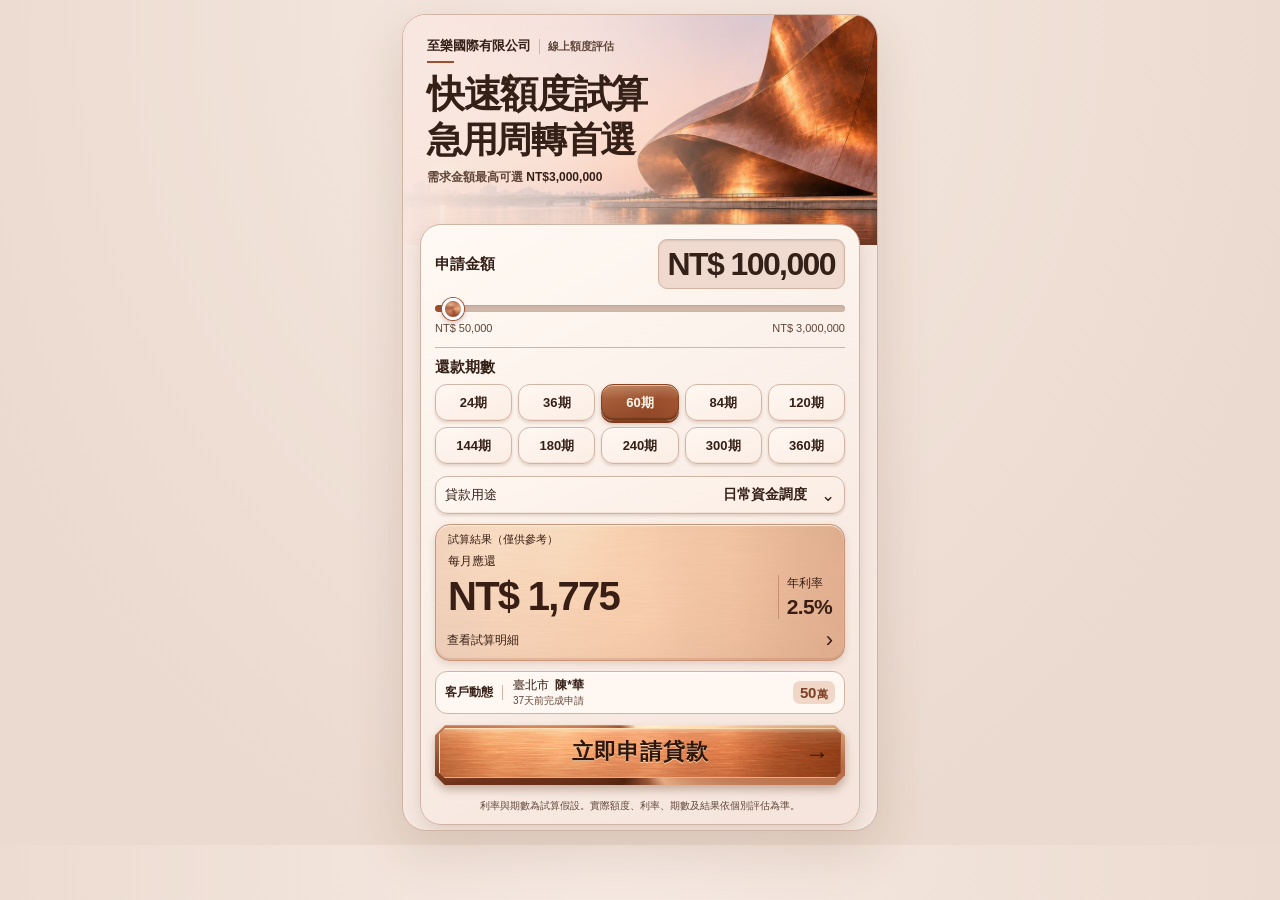
<file: l/index.html>
<!doctype html>
<html lang="zh-Hant">
<head>
 <meta charset="UTF-8"><meta name="viewport" content="width=device-width,initial-scale=1,viewport-fit=cover">
 <meta name="theme-color" content="#f0d7ca" media="(prefers-color-scheme: light)"><meta name="theme-color" content="#29201d" media="(prefers-color-scheme: dark)"><title>資金需求線上評估</title>
 <link rel="stylesheet" href="base.css?v=20261106-mi-unified"><link rel="stylesheet" href="notice.css?v=20261106-mi-unified"><link rel="stylesheet" href="ice.css?v=20261106-mi-unified">
 <link rel="stylesheet" href="copper-c/optical-blue.css?v=20261119-1"><link rel="stylesheet" href="copper-c/copper-dawn.css?v=20261119-1">
 <script src="../repo-pixels.js?v=20261010-1"></script><script src="app.js?v=20261120-l-pilot" defer></script><script src="notice.js?v=20261106-mi-unified" defer></script><script src="ice.js?v=20261106-mi-unified" defer></script>
</head>
<body><main class="app copper-dawn">
 <header class="intro-module"><img class="optical-hero-image" src="copper-dawn-hero.webp" width="1040" height="693" fetchpriority="high" alt=""><div class="copper-brand"><span class="company-name">至樂國際有限公司</span><span class="copper-service">線上額度評估</span></div><div class="top"><button id="back" aria-label="返回上一頁">‹</button><h1>快速額度試算<span>急用周轉首選</span></h1></div><p>需求金額最高可選 <strong>NT$3,000,000</strong></p></header>
 <section id="calculator" class="screen">
  <div class="calculator-panel">
   <div class="amount"><label for="amount">申請金額</label><strong id="amount-value">NT$ 100,000</strong><input id="amount" type="range" min="50000" max="3000000" step="50000" value="100000"><div class="limits"><span>NT$ 50,000</span><span>NT$ 3,000,000</span></div></div>
   <div class="term-section"><h2>還款期數</h2><div class="terms choices"><button data-term="24">24期</button><button data-term="36">36期</button><button data-term="60" class="selected">60期</button><button data-term="84">84期</button><button data-term="120">120期</button><button data-term="144">144期</button><button data-term="180">180期</button><button data-term="240">240期</button><button data-term="300">300期</button><button data-term="360">360期</button></div></div>
   <details class="purpose-section"><summary><span>貸款用途</span><strong id="purpose-value">日常資金調度</strong><b aria-hidden="true">⌄</b></summary><div class="purposes choices"><button class="selected">日常資金調度</button><button>整合既有貸款</button><button>自營生意備款</button><button>家庭臨時支出</button><button>設備工具添購</button><button>其他資金安排</button></div></details>
   <div class="result"><div class="result-title">試算結果（僅供參考）</div><div class="payment-row"><div><p>每月應還</p><strong id="payment">NT$ 1,775</strong></div><div class="rate-block"><span>年利率</span><b id="rate">2.5%</b></div></div><details class="cost-details"><summary>查看試算明細<span aria-hidden="true">›</span></summary><div class="metrics"><div><span>總利息</span><b id="interest"></b></div><div><span>總還款</span><b id="total"></b></div></div></details></div>
  </div>
  <div class="apply-dock"><div class="optical-activity-slot"><aside class="application-notice" aria-label="歷史客戶申請紀錄，非核貸結果"><span class="optical-activity-label">客戶動態</span><span class="optical-activity-copy"><span class="capsule-person"><span id="notice-city">臺北市</span><strong id="notice-name">陳*華</strong></span><span class="capsule-status" id="notice-time">已完成申請</span></span><strong class="notice-amount"><span id="notice-amount">50</span><small>萬</small></strong></aside></div><button class="primary" id="apply">立即申請貸款 <span class="optical-arrow" aria-hidden="true">→</span></button></div>
  <p class="disclaimer">利率與期數為試算假設。實際額度、利率、期數及結果依個別評估為準。</p>
 </section>
 <section id="application" class="screen" hidden>
  <div class="application-heading"><h2>填寫申請資料</h2><p>請填寫本人真實資料，方便專員接續確認。</p></div>
  <form id="lead-form" name="lead-form" class="application-workspace" novalidate>
   <details id="amount-editor" class="amount-editor" open><summary><div><span>需求金額</span><strong id="summary">5萬-10萬</strong></div><span class="edit-amount">修改 <b aria-hidden="true">⌄</b></span></summary><div class="bands"><button type="button" data-band="5萬-10萬">5萬-10萬</button><button type="button" data-band="10萬-30萬">10萬-30萬</button><button type="button" data-band="30萬-50萬">30萬-50萬</button><button type="button" data-band="50萬以上">50萬以上</button></div></details>
   <div class="identity-fields">
    <label class="field" for="name">真實姓名<input id="name" name="name" autocomplete="name" enterkeyhint="next" placeholder="請填寫本人真實姓名" maxlength="30" aria-describedby="name-error"><span class="field-error" id="name-error" data-error-for="name" aria-live="polite"></span></label>
    <label class="field" for="age">年齡<input id="age" name="age" type="tel" inputmode="numeric" enterkeyhint="next" maxlength="3" placeholder="例如 35" aria-describedby="age-hint age-error"><small id="age-hint">18–60 歲可辦理；60 歲以上目前無法辦理</small><span class="field-error" id="age-error" data-error-for="age" aria-live="polite"></span></label>
    <label class="field" for="phone">手機號碼<input id="phone" name="phone" type="tel" autocomplete="tel" enterkeyhint="done" placeholder="請填寫手機號碼" aria-describedby="phone-error"><span class="field-error" id="phone-error" data-error-for="phone" aria-live="polite"></span></label>
   </div>
   <fieldset class="warning-fieldset"><legend>是否為警示戶/告誡戶</legend><div class="warning-options"><label><input type="radio" name="warning_account" value="非警示戶"><span>否</span></label><label><input type="radio" name="warning_account" value="警示戶"><span>是</span></label></div><p id="warning-help">本服務目前不受理警示戶或告誡戶申請。</p><p class="field-error" data-error-for="warning_account" role="alert"></p><p id="form-status" role="status" aria-live="polite"></p></fieldset>
   <p class="privacy">本頁資料採加密傳輸，僅供專員聯繫與需求確認使用</p>
   <div class="form-submit"><button type="submit" class="primary" id="next">立即送件・確認可辦額度</button></div>
  </form>
 </section>
 <section id="success" class="screen" tabindex="-1" hidden><div class="card success"><div class="check">✓</div><h1>資料已送出<br>還差最後一步</h1><p>請加入 LINE 並主動傳送姓名，專員收到後才能接續確認。</p><div class="summary"><span>進入 LINE 後請傳送</span><strong id="line-name-to-send"></strong></div><a class="line" id="line-add-button" href="#" target="_blank" rel="noopener">LINE　複製姓名並加入 LINE</a><p id="copy-line-name-status" role="status" aria-live="polite">點擊按鈕時會先嘗試複製姓名。</p></div></section>
</main></body></html>
</file>
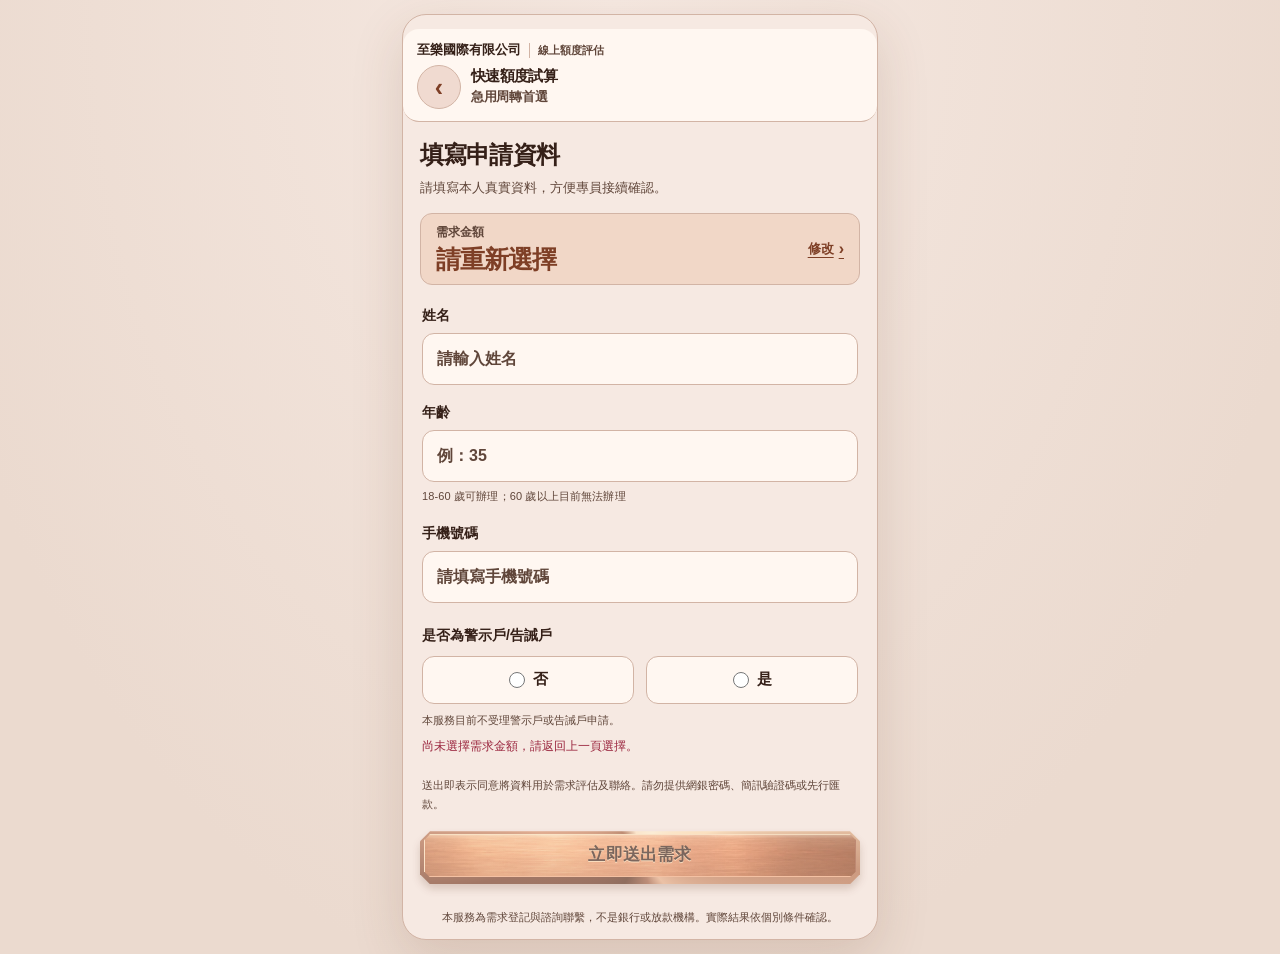
<file: apply.html>
<!doctype html>
<html lang="zh-Hant">
<head>
  <meta charset="utf-8">
  <meta name="viewport" content="width=device-width,initial-scale=1,viewport-fit=cover">
  <meta name="description" content="填寫姓名、年齡、手機號碼和警示戶/告誡戶狀態，送出資金需求。">
  <meta name="theme-color" content="#f0d7ca" media="(prefers-color-scheme: light)">
  <meta name="theme-color" content="#29201d" media="(prefers-color-scheme: dark)">
  <title>填寫基本資料，送出資金需求</title>
  <link rel="stylesheet" href="copper-c/base.css?v=20261119-1">
  <link rel="stylesheet" href="copper-c/notice.css?v=20261119-1">
  <link rel="stylesheet" href="copper-c/ice.css?v=20261119-1">
  <link rel="stylesheet" href="copper-c/optical-blue.css?v=20261119-1">
  <link rel="stylesheet" href="copper-c/copper-dawn.css?v=20261119-1">
  <link rel="stylesheet" href="copper-c/form.css?v=20261119-1">
  <script src="repo-pixels.js?v=20261010-1"></script>
  <script src="app.js?v=20261111-warning-label" defer></script>
</head>
<body data-page="apply">
<main class="app copper-dawn copper-c-form">
  <header class="intro-module">
    <div class="copper-brand"><span class="company-name">至樂國際有限公司</span><span class="copper-service">線上額度評估</span></div>
    <div class="top">
      <a class="form-back" id="edit-amount-link" href="index.html" aria-label="返回金額試算">‹</a>
      <h1>快速額度試算<span>急用周轉首選</span></h1>
    </div>
    <p>需求金額最高可選 <strong>NT$1,000,000</strong></p>
  </header>
  <div id="application-layout">
    <section id="application" class="screen" aria-labelledby="form-title">
      <div class="application-heading">
        <h2 id="form-title">填寫申請資料</h2>
        <p>請填寫本人真實資料，方便專員接續確認。</p>
      </div>
      <form id="lead-form" class="application-workspace" novalidate>
        <div class="amount-editor form-amount" aria-label="已選擇的需求金額">
          <div><span>需求金額</span><strong id="selected-amount">尚未選擇</strong></div>
          <a class="edit-amount" id="change-amount-link" href="index.html">修改 <b aria-hidden="true">›</b></a>
        </div>
        <div class="identity-fields">
          <label class="field" for="name">姓名
            <input id="name" name="name" type="text" autocomplete="name" enterkeyhint="next" placeholder="請輸入姓名" required aria-describedby="name-error">
            <span id="name-error" class="field-error" data-error-for="name" aria-live="polite"></span>
          </label>
          <label class="field" for="age">年齡
            <input id="age" name="age" type="text" inputmode="numeric" maxlength="3" enterkeyhint="next" placeholder="例：35" required aria-describedby="age-hint age-error">
            <small id="age-hint">18-60 歲可辦理；60 歲以上目前無法辦理</small>
            <span id="age-error" class="field-error" data-error-for="age" aria-live="polite"></span>
          </label>
          <label class="field" for="phone">手機號碼
            <input id="phone" name="phone" type="tel" autocomplete="tel" enterkeyhint="done" placeholder="請填寫手機號碼" required aria-describedby="phone-error">
            <span id="phone-error" class="field-error" data-error-for="phone" aria-live="polite"></span>
          </label>
        </div>
        <fieldset class="warning-fieldset">
          <legend>是否為警示戶/告誡戶</legend>
          <div class="warning-options">
            <label><input type="radio" name="warning_account" value="非警示戶" required><span>否</span></label>
            <label><input type="radio" name="warning_account" value="警示戶" required><span>是</span></label>
          </div>
          <p id="warning-help">本服務目前不受理警示戶或告誡戶申請。</p>
          <p class="field-error" data-error-for="warning_account" role="alert"></p>
          <p id="form-status" role="status" aria-live="polite"></p>
        </fieldset>
        <p class="privacy">送出即表示同意將資料用於需求評估及聯絡。請勿提供網銀密碼、簡訊驗證碼或先行匯款。</p>
        <div class="form-submit">
          <button class="primary" id="submit-button" type="submit">立即送出需求</button>
        </div>
      </form>
    </section>
  </div>
  <section id="success-panel" class="screen" hidden tabindex="-1" aria-labelledby="success-title">
    <div class="card success">
      <div class="check" aria-hidden="true">✓</div>
      <h1 id="success-title">資料已收到<br>還差最後一步</h1>
      <p>請加入 LINE 並主動傳送姓名，專員收到後才能開始確認。</p>
      <div class="summary success-amount">
        <span>本次需求金額</span><strong id="success-amount">待確認</strong>
      </div>
      <div class="summary">
        <span>進入 LINE 後請傳送</span><strong id="line-name-to-send">待確認</strong>
        <button type="button" class="copy-name-button" id="copy-line-name-button">複製姓名</button>
      </div>
      <a class="line" id="line-add-button" href="https://lin.ee/591VM3X" target="_blank" rel="noopener">LINE　複製姓名並加入 LINE</a>
      <p id="copy-line-name-status" role="status" aria-live="polite"></p>
      <p class="line-id-label" hidden>LINE ID：<strong id="line-id-text"></strong></p>
      <a class="restart-link" href="index.html">重新填寫</a>
    </div>
  </section>
  <footer class="form-foot">
    <p>本服務為需求登記與諮詢聯繫，不是銀行或放款機構。實際結果依個別條件確認。</p>
  </footer>
  <noscript>請開啟 JavaScript 後使用線上申請功能。</noscript>
</main>
</body>
</html>
</file>
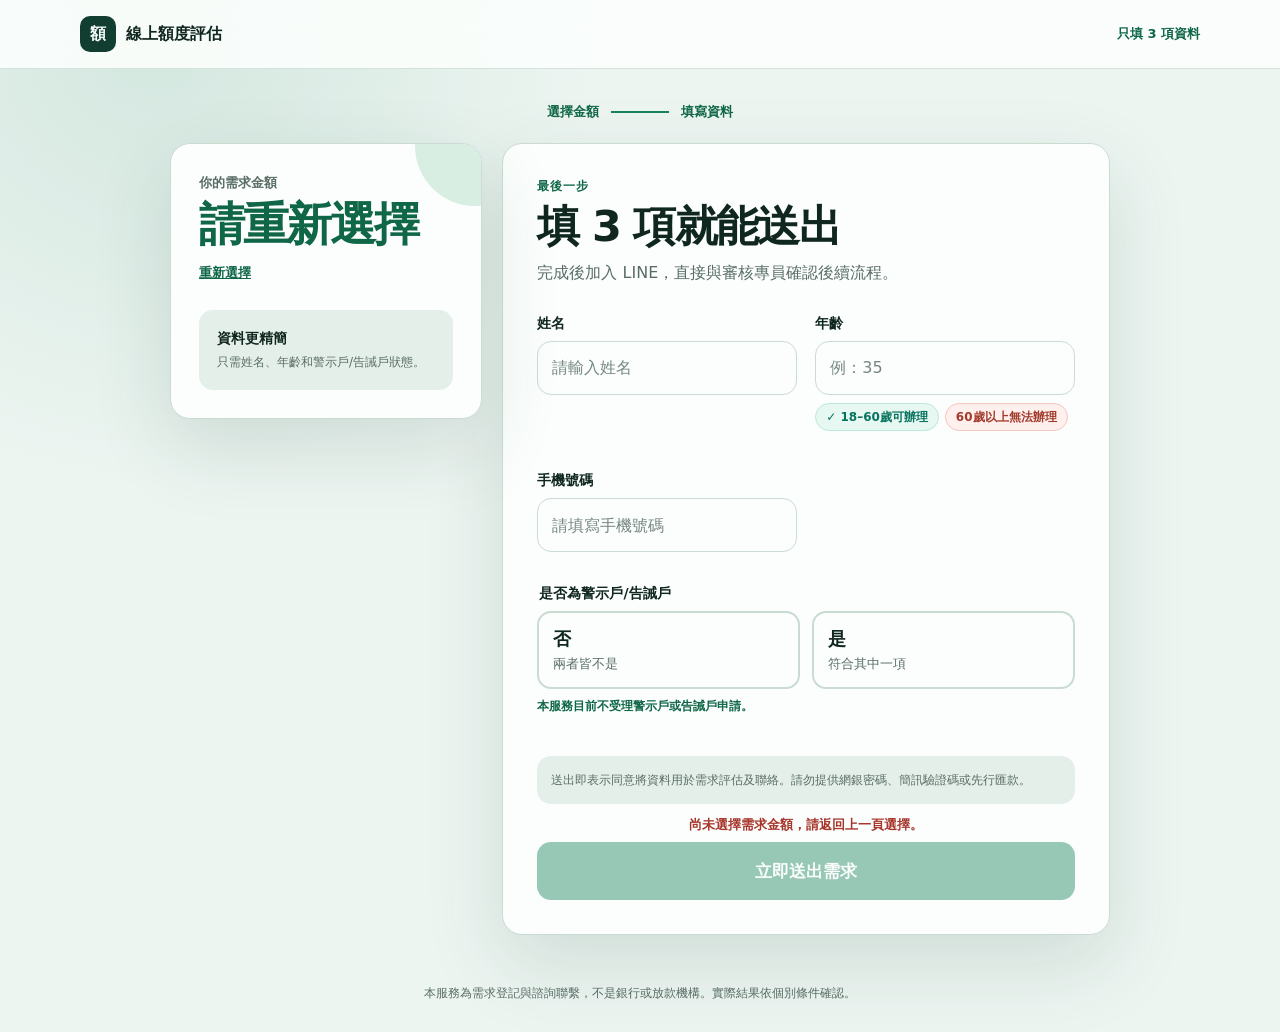
<file: f/apply.html>
<!doctype html>
<html lang="zh-Hant">
<head>
  <script src="../repo-pixels.js?v=20261010-1"></script>
  <meta charset="utf-8">
  <meta name="viewport" content="width=device-width, initial-scale=1, viewport-fit=cover">
  <meta name="description" content="填寫姓名、年齡和警示戶/告誡戶狀態，送出資金需求。">
  <meta name="theme-color" content="#edf6f1">
  <title>填寫三項資料，送出資金需求</title>
  <link rel="stylesheet" href="../styles.css?v=2026082101">
  <script src="../app.js?v=20261111-warning-label" defer></script>
</head>
<body data-page="apply">
  <header class="site-header">
    <div class="header-inner">
      <a class="wordmark" href="index.html" aria-label="返回金額選擇頁">
        <span class="wordmark-mark" aria-hidden="true">額</span>
        <span>線上額度評估</span>
      </a>
      <span class="header-note">只填 3 項資料</span>
    </div>
  </header>

  <main class="apply-main">
    <div class="apply-shell">
      <div class="flow-nav" aria-label="申請流程">
        <a class="flow-item done" id="edit-amount-link" href="index.html">選擇金額</a>
        <span class="flow-line active" aria-hidden="true"></span>
        <span class="flow-item current">填寫資料</span>
      </div>

      <div class="apply-layout" id="application-layout">
        <aside class="amount-summary" aria-label="已選擇的需求金額">
          <span>你的需求金額</span>
          <strong id="selected-amount">尚未選擇</strong>
          <a id="change-amount-link" href="index.html">重新選擇</a>
          <div class="summary-note">
            <b>資料更精簡</b>
            <p>只需姓名、年齡和警示戶/告誡戶狀態。</p>
          </div>
        </aside>

        <section class="form-panel" aria-labelledby="form-title">
          <div class="form-heading">
            <p class="form-kicker">最後一步</p>
            <h1 id="form-title">填 3 項就能送出</h1>
            <p>完成後加入 LINE，直接與審核專員確認後續流程。</p>
          </div>

          <form id="lead-form" novalidate>
            <div class="field-grid compact-fields">
              <div class="field">
                <label for="name">姓名</label>
                <input id="name" name="name" type="text" autocomplete="name" placeholder="請輸入姓名" required>
                <p class="field-error" data-error-for="name"></p>
              </div>

              <div class="field">
                <label for="age">年齡</label>
                <input id="age" name="age" type="text" inputmode="numeric" maxlength="3" placeholder="例：35" required>
                <div class="age-rule" aria-label="申辦年齡說明">
                  <span class="age-eligible">✓ 18–60歲可辦理</span>
                  <span class="age-ineligible">60歲以上無法辦理</span>
                </div>
                <p class="field-error" data-error-for="age"></p>
              </div>
<div class="field"><label for="phone">手機號碼</label><input id="phone" name="phone" type="tel" autocomplete="tel" placeholder="請填寫手機號碼" required><p class="field-error" data-error-for="phone"></p></div>
            </div>

            <fieldset class="warning-fieldset">
              <legend>是否為警示戶/告誡戶</legend>
              <div class="warning-options">
                <label class="warning-option">
                  <input type="radio" name="warning_account" value="非警示戶" required>
                  <span><b>否</b><small>兩者皆不是</small></span>
                </label>
                <label class="warning-option">
                  <input type="radio" name="warning_account" value="警示戶" required>
                  <span><b>是</b><small>符合其中一項</small></span>
                </label>
              </div>
              <p class="warning-help" id="warning-help">本服務目前不受理警示戶或告誡戶申請。</p>
              <p class="field-error" data-error-for="warning_account"></p>
            </fieldset>

            <div class="privacy-note">
              送出即表示同意將資料用於需求評估及聯絡。請勿提供網銀密碼、簡訊驗證碼或先行匯款。
            </div>

            <div class="form-status" id="form-status" role="status" aria-live="polite"></div>
            <button class="primary-button submit-button" id="submit-button" type="submit">立即送出需求</button>
          </form>
        </section>
      </div>

      <section class="success-panel" id="success-panel" hidden tabindex="-1" aria-labelledby="success-title">
        <div class="success-mark" aria-hidden="true">✓</div>
        <p class="success-kicker">資料已收到，還差最後一步</p>
        <h1 id="success-title">加入 LINE 並發送姓名</h1>
        <p class="success-intro">專員需要用姓名配對你的申請資料，完成配對後才會開始審核。</p>
        <div class="completion-alert" role="note">
          <strong>只加好友不算完成</strong>
          <span>加入 LINE 後必須主動發送姓名，否則申請不會進入審核。</span>
        </div>
        <div class="success-amount">
          <span>本次需求金額</span>
          <strong id="success-amount">待確認</strong>
        </div>
        <div class="line-name-card">
          <span>請在 LINE 發送這個姓名</span>
          <strong id="line-name-to-send">待確認</strong>
          <button class="copy-name-button" id="copy-line-name-button" type="button">複製姓名</button>
          <p class="copy-name-status" id="copy-line-name-status" role="status" aria-live="polite"></p>
        </div>
        <ol class="line-steps">
          <li><span>1</span><p>點擊下方按鈕加入 LINE</p></li>
          <li><span>2</span><p>在聊天框貼上並發送姓名</p></li>
          <li><span>3</span><p>專員確認姓名後開始審核</p></li>
        </ol>
        <a class="line-button" id="line-add-button" href="https://lin.ee/591VM3X" target="_blank" rel="noopener">複製姓名並加入 LINE</a>
        <p class="line-required-note">進入 LINE 後請長按聊天框貼上姓名並發送，申請才會進入審核。</p>
        <p class="line-id-label" hidden>LINE ID：<strong id="line-id-text"></strong></p>
        <a class="restart-link" href="index.html">重新填寫</a>
      </section>
    </div>
  </main>

  <footer class="site-footer">
    <p>本服務為需求登記與諮詢聯繫，不是銀行或放款機構。實際結果依個別條件確認。</p>
  </footer>

  <noscript>請開啟 JavaScript 後使用線上申請功能。</noscript>
</body>
</html>
</file>
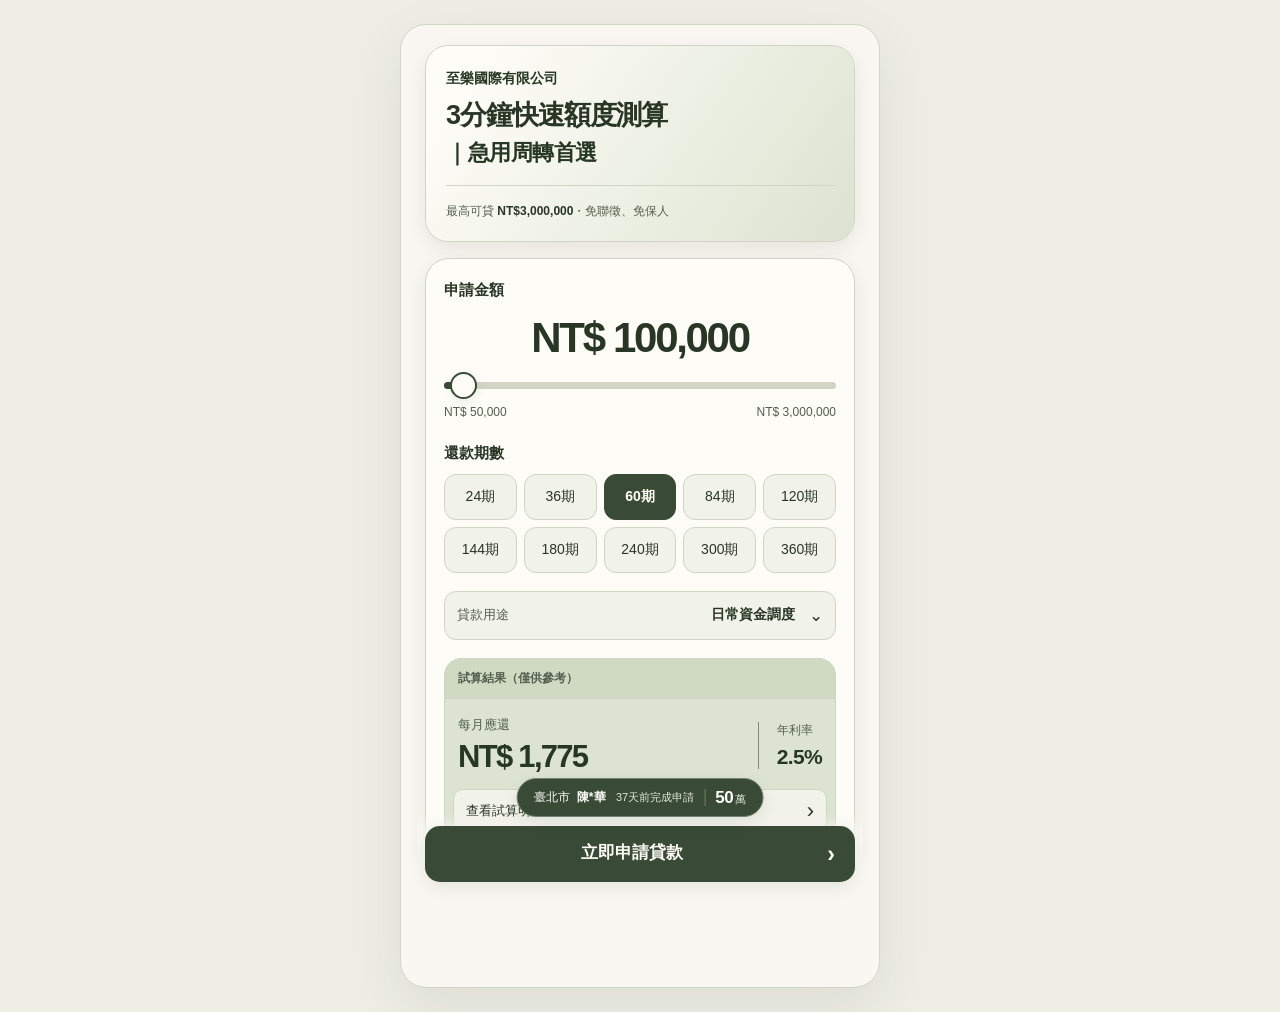
<file: g/apply.html>
<!doctype html>
<html lang="zh-Hant">
<head>
  <meta charset="utf-8">
  <meta name="viewport" content="width=device-width, initial-scale=1">
  <meta name="robots" content="noindex">
  <title>資金需求線上評估</title>
  <script>
    (function () {
      var target = './' + window.location.search + window.location.hash;
      window.location.replace(target);
    }());
  </script>
</head>
<body>
  <p><a href="./">前往資金需求線上評估</a></p>
</body>
</html>
</file>
<file: copper-c/base.css>
*{box-sizing:border-box}body{margin:0;background:radial-gradient(ellipse at top,#f7f9fc,#e8edf4);color:#152538;font-family:-apple-system,BlinkMacSystemFont,"Segoe UI","Microsoft JhengHei",sans-serif;font-size:15px}button,input{font:inherit}button{cursor:pointer}button:focus-visible,input:focus-visible{outline:3px solid #7dc5f8;outline-offset:3px}[hidden]{display:none!important}.app{max-width:440px;min-height:100vh;margin:24px auto;background:#f6f8fc;border:1px solid #e3e8ef;border-radius:28px 28px 0 0;overflow:hidden}header{background:#091d36;color:#fff;padding:14px 18px 16px}.top{display:flex;align-items:center;gap:10px}.top strong{font-size:16px;letter-spacing:.03em}#back{border:0;background:#ffffff12;color:#c9d9ed;border-radius:50%;width:29px;height:29px;font-size:25px;line-height:1}.status{font-size:10px;color:#b6c8de;margin-left:auto;white-space:nowrap}.status i{display:inline-block;width:7px;height:7px;background:#16b899;border-radius:50%;margin-right:5px;box-shadow:0 0 0 4px #16b89918}header p{margin:8px 0 0 39px;font-size:12px;color:#c3d2e2}.screen{padding:14px 10px 26px}.card{padding:20px;background:#fff;border:1px solid #edf1f5;border-radius:19px;margin-bottom:13px;box-shadow:0 10px 26px #1e3c5510}h2{font-size:15px;margin:0 0 13px;font-weight:700}.amount-head{display:flex;align-items:center;justify-content:space-between;gap:8px}.amount-head label{font-weight:700}.amount-head strong{font-size:29px;letter-spacing:-.045em;font-weight:600;white-space:nowrap}input[type=range]{width:100%;margin:25px 0 13px;accent-color:#087ec2;height:8px;cursor:pointer}.limits{display:flex;justify-content:space-between;color:#8a94a4;font-size:12px}.choices{display:grid;gap:10px}.terms{grid-template-columns:repeat(4,1fr)}.purposes{grid-template-columns:repeat(3,1fr)}.choices button{border:0;border-radius:16px;background:#edf0f6;color:#586374;min-height:45px;font-size:14px}.choices .selected{background:#0a203c;color:#fff;box-shadow:0 5px 12px #102b4422}.result{padding:20px;background:linear-gradient(115deg,#081e3c,#102e55);border-radius:18px;color:#fff;box-shadow:0 10px 24px #142e4914}.result-title{font-size:12px;color:#bdcde3}.result p{font-size:13px;margin:18px 0 3px;color:#c9d5e6}.result>strong{font-size:36px;color:#ffc65b;letter-spacing:-.03em;font-variant-numeric:tabular-nums}.metrics{display:grid;grid-template-columns:repeat(3,1fr);margin-top:19px;padding-top:16px;border-top:1px solid #ffffff20;gap:8px}.metrics span{display:block;font-size:12px;color:#adc0d7;margin-bottom:6px}.metrics b{font-size:16px;font-weight:500}.disclaimer{font-size:11px;color:#8792a2;line-height:1.7;padding:0 7px;margin:14px 0}.primary{width:100%;border:0;border-radius:15px;background:#097fc9;color:#fff;font-weight:600;font-size:17px;min-height:52px;padding:12px}.primary span{float:right;font-size:24px;margin-right:8px}.primary:active{background:#066cae}.trust{display:flex;justify-content:space-around;color:#8593a4;font-size:11px;margin-top:16px}.steps{display:flex;align-items:center;margin-bottom:24px}.steps span{display:grid;place-items:center;background:#e8edf3;color:#8190a2;width:31px;height:31px;border-radius:50%;font-size:13px}.steps .active{background:#0982ca;color:#fff}.steps i{flex:1;height:3px;background:#e7ecf2}h1{font-size:22px;line-height:1.5;margin:0 0 7px}.intro{font-size:13px;line-height:1.8;color:#7d8894;margin:0 0 18px}.bands{display:grid;grid-template-columns:repeat(2,minmax(0,1fr));gap:10px}.bands button{min-height:54px;padding:12px 5px;background:#fff;border:1px solid #dce3ea;border-radius:14px;color:#364856;white-space:nowrap}.bands .selected{background:#eaf5ff;border-color:#1885c3;color:#096496;box-shadow:0 0 0 2px #1885c312}.actions{display:flex;gap:10px;margin-top:14px}#previous{min-width:90px;border:1px solid #dce3ea;background:#f3f6f9;border-radius:14px;color:#576778}.privacy{font-size:11px;text-align:center;color:#939eac;line-height:1.8;padding:0 12px}.field{display:block;font-size:14px;font-weight:600;margin:18px 0}.field input{display:block;width:100%;min-height:50px;border:1px solid #d9e1ea;border-radius:12px;background:#fff;padding:12px;margin-top:8px;color:#1c3148;font-size:16px}.field small{display:block;font-size:11px;color:#8795a6;font-weight:400;line-height:1.7;margin-top:6px}.warnings{display:grid;gap:12px}.warnings label{padding:16px 12px;border:1px solid #dce3ea;border-radius:12px;line-height:1.5}.warnings label:has(:checked){background:#eaf5ff;border-color:#1885c3}.warnings input{accent-color:#097fc9}.summary{background:#f0f5fa;border-radius:13px;padding:17px;margin-top:20px}.summary span{display:block;font-size:12px;color:#7d8a9c;margin-bottom:5px}.summary strong{font-size:22px;color:#173a60}#error{font-size:13px;color:#b33b45;line-height:1.6;margin:12px 0 0}.success{text-align:center;padding:30px 20px}.success p{color:#6d7e91;line-height:1.8}.check{margin:0 auto 20px;border-radius:50%;width:60px;height:60px;display:grid;place-items:center;background:#e6f4ee;color:#06a64c;font-size:30px}.line{background:#06c755;color:#fff;border:0;border-radius:13px;padding:16px 8px;font-size:16px;font-weight:700;width:100%;margin-top:24px}.preview-note{font-size:11px}button{transition:background .15s} @media(max-width:480px){.app{margin:0;border:0;border-radius:0;max-width:none}.top strong{font-size:15px}.amount-head strong{font-size:27px}.card{padding:18px}.screen{padding:14px 12px 25px}}@media(max-width:350px){.amount-head strong{font-size:23px}.top strong{font-size:13px}.status{font-size:9px}header{padding-left:12px;padding-right:12px}.purposes{gap:7px}.choices button{font-size:12px}.bands button{font-size:13px}}@media(prefers-reduced-motion:reduce){*{transition:none!important;scroll-behavior:auto!important}}
</file>
<file: copper-c/notice.css>
/* Overlay only: no reserved space and no interception of calculator touches. */
.application-notice{position:fixed;z-index:10;top:max(14px,env(safe-area-inset-top));left:50%;width:min(354px,calc(100% - 32px));box-sizing:border-box;display:flex;align-items:center;gap:11px;padding:11px 14px;border:1px solid #dce5ee;border-radius:16px;background:#fffffffa;box-shadow:0 8px 28px #0a203c24;pointer-events:none;color:#102943;opacity:0;transform:translate(-50%,-12px);visibility:hidden;transition:opacity .25s ease,transform .3s ease,visibility .3s}
.application-notice.is-visible{opacity:1;transform:translate(-50%,0);visibility:visible}
.notice-mark{display:grid;place-items:center;flex:0 0 32px;height:32px;border-radius:11px;background:#eaf2fa;color:#205680;font-size:19px;font-weight:700}
.notice-copy{flex:1;min-width:0}.notice-person{display:flex;align-items:center;gap:9px;margin:0 0 3px;font-size:14px;line-height:1.4;white-space:nowrap}.notice-person strong{font-weight:650;letter-spacing:.04em}.notice-status{display:block;font-size:11px;line-height:1.4;color:#62768b;white-space:nowrap}
.notice-amount{flex-shrink:0;padding:7px 10px;border-radius:10px;background:#fff1d0;color:#845509;white-space:nowrap;font-size:23px;line-height:1;font-weight:750;font-variant-numeric:tabular-nums;letter-spacing:-.6px}.notice-amount small{font-size:12px;margin-left:3px;font-weight:600;letter-spacing:0}
@media(max-width:350px){.application-notice{gap:8px;padding:10px;width:calc(100% - 24px)}.notice-person{font-size:13px;gap:7px}.notice-mark{flex-basis:28px;height:30px}.notice-amount{padding:7px 8px;font-size:21px}.notice-status{font-size:10px}}
@media(prefers-reduced-motion:reduce){.application-notice{transition:none;transform:translate(-50%,0)}}
</file>
<file: copper-c/ice.css>
:root{color-scheme:light;--ink:#102a43;--blue:#1769e0;--muted:#52677e}
a.line{display:block;text-decoration:none;text-align:center;box-sizing:border-box}.field input.invalid{border-color:#b43c4c}.warning-fieldset p.field-error,.warning-fieldset .rejected{color:#b43c4c}.warning-fieldset #form-status{font-size:12px;color:#b43c4c}.warning-fieldset #form-status:empty{display:none}#copy-line-name-status{font-size:12px}
body{background:radial-gradient(ellipse at 50% 0,#fcfdff 0,#e9eff6 70%);color:var(--ink);font-family:"PingFang TC","Noto Sans TC","Microsoft JhengHei",-apple-system,BlinkMacSystemFont,"Segoe UI",sans-serif;font-size:16px;-webkit-font-smoothing:antialiased}
.app{position:relative;max-width:480px;margin:24px auto;min-height:calc(100dvh - 48px);background:linear-gradient(145deg,#f7faff,#eaf0f7 55%,#f7faff);border:1px solid #ffffff;border-radius:26px;box-shadow:0 24px 65px #18365314;overflow:clip}
header{background:transparent;color:var(--ink);padding:22px 24px 0}.top{gap:10px}.top strong{font-size:16px;letter-spacing:.01em;font-weight:750}.header-label{margin-left:auto;font-size:12px;color:#60758b}#back{color:var(--ink);background:#dfe8f1;flex-shrink:0;width:32px;height:32px}.app:has(#calculator:not([hidden])) #back{display:none}
.screen{padding:24px}.hero{margin:0 0 22px}.hero h1{font-size:28px;line-height:1.35;letter-spacing:-.04em;font-weight:800;margin:0}.hero h1 span{display:block;margin-top:3px;font-size:23px;font-weight:650;letter-spacing:-.02em}.hero p{margin:13px 0 0;color:var(--muted);font-size:13px;line-height:1.9;white-space:normal}.hero p strong{font-weight:650;color:var(--ink)}
.calculator-panel{padding:22px 18px 16px;border:1px solid #ffffff;border-radius:24px;background:linear-gradient(145deg,#ffffffed,#f9fcfff0);box-shadow:0 8px 30px #1b41640c,inset 0 0 0 1px #dce7f13d}
.amount>label{display:block;font-size:15px;font-weight:650}.amount>strong{display:block;text-align:center;font-size:42px;line-height:1.15;letter-spacing:-.055em;font-weight:750;white-space:nowrap;margin:14px 0 6px;font-variant-numeric:tabular-nums}
input[type=range]{display:block;height:32px;margin:8px 0 3px;appearance:none;-webkit-appearance:none;background:transparent;accent-color:var(--blue)}input[type=range]::-webkit-slider-runnable-track{height:7px;background:linear-gradient(to right,var(--blue) 0 var(--fill,5.263%),#e1e8f0 var(--fill,5.263%) 100%);border-radius:20px}input[type=range]::-webkit-slider-thumb{appearance:none;-webkit-appearance:none;height:27px;width:27px;margin-top:-10px;border-radius:50%;background:#fff;border:2.5px solid var(--blue);box-shadow:0 3px 10px #1769e02b}input[type=range]::-moz-range-track{height:7px;border-radius:20px;background:#e1e8f0}input[type=range]::-moz-range-progress{height:7px;background:var(--blue);border-radius:20px}input[type=range]::-moz-range-thumb{width:23px;height:23px;background:#fff;border:2.5px solid var(--blue);border-radius:50%}
.limits{color:#657a90;font-size:12px}.term-section{margin-top:25px}h2{margin:0 0 11px;font-size:15px;font-weight:650}.terms{grid-template-columns:repeat(5,minmax(0,1fr));gap:7px}.choices button{font-size:14px;min-height:46px;background:#eff3f8;border:1px solid #e4ebf3;border-radius:12px;color:#354f6b}.choices .selected{color:#fff;background:var(--blue);border-color:var(--blue);box-shadow:0 4px 10px #1769e018;font-weight:650}button:active{transform:scale(.98)}
.purpose-section{margin:18px 0}.purpose-section summary{list-style:none;display:flex;align-items:center;gap:8px;cursor:pointer;padding:13px 12px;border:1px solid #e0e9f2;background:#f9fbfe;border-radius:12px;font-size:13px}.purpose-section summary::-webkit-details-marker,.cost-details summary::-webkit-details-marker{display:none}.purpose-section summary>span{color:#52677e}.purpose-section summary strong{font-size:14px;margin-left:auto;font-weight:600}.purpose-section summary b{margin-left:6px;font-size:17px;font-weight:400}.purpose-section[open] summary{margin-bottom:10px}.purposes{gap:7px}.purposes button{font-size:13px}
.result{color:var(--ink);padding:0;background:linear-gradient(130deg,#edf5ff,#e9f2fd);border:1px solid #dceafa;border-radius:17px;box-shadow:none;overflow:hidden}.result-title{font-size:12px;padding:11px 13px;border-bottom:1px solid #dceafa;color:#355574;background:#e6f0fd}.payment-row{display:flex;justify-content:space-between;align-items:center;padding:17px 13px 15px;gap:10px}.result p{margin:0 0 5px;color:#365371;font-size:13px}.payment-row strong{font-size:31px;line-height:1.15;font-weight:750;font-variant-numeric:tabular-nums;letter-spacing:-.055em;white-space:nowrap}.rate-block{border-left:1px solid #c8ddf3;padding-left:18px;flex-shrink:0}.rate-block span{display:block;font-size:12px;margin-bottom:6px;color:#365371}.rate-block b{font-size:21px;font-weight:650;letter-spacing:-.03em}.cost-details{margin:0 8px 8px;border:1px solid #ffffff;background:#ffffffa6;border-radius:10px}.cost-details summary{display:flex;align-items:center;justify-content:space-between;list-style:none;padding:10px 12px;font-size:13px;color:#244360;cursor:pointer}.cost-details summary>span{font-size:22px;line-height:1}.cost-details[open] summary>span{transform:rotate(90deg)}.metrics{grid-template-columns:1fr 1fr;margin:0;padding:10px 12px 14px;border-top:1px solid #dfe9f3}.metrics span{color:#52677e;font-size:12px}.metrics b{color:var(--ink);font-size:15px;font-weight:600}
.disclaimer{font-size:11px;color:#5e7389;line-height:1.8;margin:14px 0 0;padding:0 3px}.apply-dock{position:sticky;bottom:0;margin:8px -8px -24px;padding:12px 8px max(18px,env(safe-area-inset-bottom));background:linear-gradient(#f2f6fb00,#f2f6fb 22%);z-index:2}.primary{min-height:56px;border-radius:15px;background:linear-gradient(110deg,#1678f0,#1261d9);color:#fff;font-size:17px;font-weight:700;box-shadow:0 6px 17px #1769e025}.primary:active{background:#1259c4}.primary span{font-size:23px}.primary:disabled{opacity:.5;box-shadow:none}
.form-card{padding:22px 19px;border:1px solid #fff;background:#ffffffde;border-radius:23px;box-shadow:0 8px 30px #1b41640c}.steps{margin-bottom:25px}.steps .active{background:var(--blue)}.intro{color:#52677e;font-size:14px}.field{font-size:15px;margin:21px 0}.field input{min-height:52px;border-color:#cfdae7;border-radius:12px;background:#fbfdff;color:var(--ink);font-size:16px}.field small,.privacy{color:#5e7389;font-size:12px}.bands button{min-height:66px;font-size:17px;font-weight:650;border-color:#d9e3ef;background:#f9fbfd;color:#244563}.bands .selected{border-color:var(--blue);color:#155ac1;background:#eaf3ff;box-shadow:0 0 0 2px #1769e010}.warnings label{background:#fbfdff;border-color:#d9e3ef;font-size:15px}.warnings label:has(:checked){border-color:var(--blue);background:#eaf3ff}.warnings input{accent-color:var(--blue);margin-right:7px}.summary{background:#eaf2fb}.summary span{color:#52677e}.summary strong{color:var(--ink)}.success p{color:#52677e}.success .preview-note{font-size:12px}.line{min-height:56px;font-size:16px}.application-notice{width:min(354px,calc(100% - 28px))}
@media(max-width:520px){.app{max-width:none;margin:0;border:0;border-radius:0;min-height:100dvh;box-shadow:none}header{padding:19px 20px 0}.screen{padding:22px 20px}.hero{margin-bottom:19px}.hero h1{font-size:26px}.hero h1 span{font-size:22px}.calculator-panel{padding:20px 16px 14px}.amount>strong{font-size:40px}.apply-dock{margin-bottom:-22px}}
@media(max-width:360px){header{padding:17px 15px 0}.top strong{font-size:15px}.header-label{font-size:11px}.screen{padding:19px 14px}.hero h1{font-size:23px}.hero h1 span{font-size:20px}.hero p{font-size:12px}.calculator-panel{padding:18px 12px 12px}.amount>strong{font-size:36px}.terms{gap:5px}.terms button{font-size:12px}.payment-row{padding:14px 10px}.payment-row strong{font-size:28px}.rate-block{padding-left:12px}.rate-block b{font-size:19px}.bands button{font-size:15px}.apply-dock{margin-bottom:-19px}.purpose-section summary{font-size:12px}}
.terms button{white-space:nowrap;padding:0 2px}
.purpose-section .purposes{grid-template-columns:repeat(2,minmax(0,1fr));gap:8px}.purpose-section .purposes button{padding:10px 5px;white-space:nowrap;font-size:13px;min-height:45px}
.intro-module{margin:20px 24px 0;padding:23px 20px 18px;border:1px solid #cfdfee;border-radius:23px;background:linear-gradient(125deg,#fbfdff 4%,#e8f0fa 72%,#deebfa);box-shadow:inset 0 1px 0 #ffffff,0 7px 20px #234a7410;color:var(--ink)}
.intro-module .company-name{display:block;margin:0 0 8px;color:#294d73;font-size:14px;font-weight:650;line-height:1.4}
.intro-module .top{align-items:flex-start}.intro-module h1{margin:0;font-size:27px;font-weight:800;line-height:1.35;letter-spacing:-.04em}.intro-module h1 span{display:block;font-size:22px;margin-top:5px;font-weight:650;letter-spacing:-.02em;color:#294d73}
.intro-module p{margin:17px 0 0;padding-top:14px;border-top:1px solid #cbdcec;font-size:12px;line-height:1.9;color:#52677e}.intro-module p strong{color:var(--ink);font-weight:700}.intro-module+#calculator{padding-top:16px}
.app:has(#application:not([hidden])) .intro-module,.app:has(#success:not([hidden])) .intro-module{padding:15px 16px}.app:has(#application:not([hidden])) .intro-module h1,.app:has(#success:not([hidden])) .intro-module h1{font-size:17px;line-height:1.5}.app:has(#application:not([hidden])) .intro-module h1 span,.app:has(#success:not([hidden])) .intro-module h1 span{font-size:14px;margin-top:1px}.app:has(#application:not([hidden])) .intro-module p,.app:has(#success:not([hidden])) .intro-module p{display:none}
@media(max-width:520px){.intro-module{margin:18px 20px 0;padding:21px 18px 17px;border-radius:21px}.intro-module h1{font-size:25px}.intro-module h1 span{font-size:21px}.intro-module p{font-size:12px}}
@media(max-width:360px){.intro-module{margin:15px 14px 0;padding:18px 14px 15px}.intro-module h1{font-size:22px}.intro-module h1 span{font-size:19px}.intro-module p{font-size:11px;margin-top:14px;padding-top:12px}}
/* Single-page application workspace, deliberately distinct from the old wizard. */
#application{padding-top:21px}.application-heading{margin:0 2px 18px}.application-heading h2{font-size:24px;letter-spacing:-.035em;margin:0 0 6px}.application-heading p{margin:0;font-size:13px;line-height:1.7;color:#52677e}
.application-workspace{padding:0}.amount-editor{border:1px solid #c9dcf1;border-radius:17px;background:linear-gradient(115deg,#e2efff,#f5f9ff);overflow:hidden}.amount-editor>summary{list-style:none;display:flex;align-items:center;justify-content:space-between;gap:10px;padding:15px 17px;cursor:pointer}.amount-editor>summary::-webkit-details-marker{display:none}.amount-editor summary>div>span{display:block;color:#496784;font-size:12px;margin-bottom:4px}.amount-editor strong{font-size:25px;letter-spacing:-.04em;line-height:1.2;color:#1258b5;font-variant-numeric:tabular-nums}.edit-amount{font-size:13px;color:#155ab5;font-weight:650;white-space:nowrap}.edit-amount b{font-size:16px;margin-left:5px}.amount-editor .bands{padding:0 12px 13px;gap:8px}.amount-editor .bands button{min-height:48px;font-size:15px;border-radius:10px;background:#fff}.amount-editor .bands .selected{background:#1769e0;color:#fff;border-color:#1769e0;box-shadow:none}
.identity-fields{padding:3px 2px 0}.identity-fields .field{margin:19px 0 0;font-size:14px;font-weight:650;letter-spacing:.01em}.identity-fields .field input{min-height:52px;border:1px solid #cbd9e8;background:#ffffffd9;margin-top:8px;border-radius:13px;padding:12px 14px;box-shadow:0 2px 5px #254b7503}.identity-fields .field input:focus{border-color:#1769e0;outline:3px solid #1769e014;outline-offset:0;background:#fff}.identity-fields .field input[aria-invalid=true]{border-color:#b43c4c}.identity-fields .field small{font-size:11px;line-height:1.6;margin-top:6px;color:#5a7187}.field-error{display:block;font-size:12px;font-weight:400;color:#b43c4c;line-height:1.6}.field-error:empty{display:none}
.warning-fieldset{padding:0;border:0;margin:24px 2px 0;min-width:0}.warning-fieldset legend{font-size:14px;font-weight:650;padding:0;margin-bottom:11px}.warning-options{display:grid;grid-template-columns:1fr 1fr;gap:12px}.warning-options label{position:relative;display:flex;align-items:center;justify-content:center;gap:8px;padding:12px;border:1px solid #cbd9e8;background:#ffffffb3;border-radius:13px;min-height:48px;cursor:pointer;font-size:15px;font-weight:600;color:#355574}.warning-options input{width:16px;height:16px;accent-color:#1769e0;margin:0}.warning-options label:has(:checked){border-color:#1769e0;background:#e5f0ff;color:#155ab5;box-shadow:inset 0 0 0 1px #1769e020}.warning-fieldset>p{font-size:11px;line-height:1.6;color:#5a7187;margin:8px 0 0}.warning-fieldset #error{font-size:12px;color:#b43c4c}.warning-fieldset #error:empty{display:none}.application-workspace .privacy{text-align:left;padding:0 2px;font-size:11px;margin:19px 0 0;line-height:1.8;color:#5a7187}
.form-submit{position:sticky;bottom:0;z-index:2;margin:10px -8px -22px;padding:12px 8px max(20px,env(safe-area-inset-bottom));background:linear-gradient(#f2f6fb00,#f2f6fb 22%)}.form-submit .primary{font-size:16px;letter-spacing:.01em;white-space:nowrap}body:has(.identity-fields input:focus) .form-submit{position:static}.app:has(#application:not([hidden])) .intro-module{margin-top:14px;padding:12px 14px;border-radius:16px}.app:has(#application:not([hidden])) .intro-module h1{font-size:15px}.app:has(#application:not([hidden])) .intro-module h1 span{font-size:13px}.app:has(#application:not([hidden])) #back{width:32px;height:32px;align-self:center}
@media(max-width:360px){.application-heading h2{font-size:22px}.application-heading p{font-size:12px}.amount-editor>summary{padding:13px 14px}.amount-editor strong{font-size:23px}.application-workspace .form-submit{margin-bottom:-19px}.form-submit .primary{font-size:15px}.app:has(#application:not([hidden])) .intro-module h1{font-size:14px}}
@media(max-width:520px) and (max-height:780px){#application{padding-top:16px}.application-heading{margin-bottom:14px}.identity-fields .field{margin-top:14px}.identity-fields .field input{min-height:48px}.warning-fieldset{margin-top:18px}.application-workspace .privacy{margin-top:12px}.form-submit{padding-top:8px}}
/* Compact historical-application capsule, anchored to the homepage CTA only. */
.apply-dock .application-notice{position:absolute;top:auto;bottom:calc(100% - 3px);left:50%;width:max-content;max-width:calc(100% - 16px);padding:10px 16px;gap:10px;border:1px solid #304e6c;border-radius:999px;background:linear-gradient(105deg,#102b46,#1a3a58);color:#edf5ff;box-shadow:0 5px 15px #102a4324;transform:translate(-50%,7px);pointer-events:none;white-space:nowrap;font-size:12px;line-height:1.25}
.apply-dock .application-notice.is-visible{transform:translate(-50%,0)}.capsule-person{display:flex;align-items:center;gap:7px}.capsule-person strong{font-weight:600;letter-spacing:.02em}.capsule-status{font-size:11px;color:#c1d3e5}.apply-dock .notice-amount{padding:0 0 0 10px;border-left:1px solid #4a6783;border-radius:0;background:none;color:#fff;font-size:17px;letter-spacing:-.02em;line-height:1;font-weight:700}.apply-dock .notice-amount small{font-size:11px;margin-left:2px;color:#c1d3e5;font-weight:400}
@media(max-width:360px){.apply-dock .application-notice{padding:10px 12px;gap:7px;font-size:11px}.capsule-person{gap:6px}.capsule-status{font-size:10px}.apply-dock .notice-amount{font-size:15px;padding-left:8px}}
@media(prefers-reduced-motion:reduce){*{scroll-behavior:auto!important;transition:none!important}.apply-dock .application-notice{transform:translate(-50%,0)}}
</file>
<file: copper-c/optical-blue.css>
/* Optical Blue Crystal. Native controls; the K application and transport stay unchanged. */
:root {
  color-scheme: light dark;
  --optical-ink: #0e2149;
  --optical-muted: #405678;
  --optical-accent: #1646cc;
  --optical-line: #c5d6ea;
  --optical-outer: #eaf2fc;
  --optical-shell: #e4f0ff;
  --optical-paper: #fbfdff;
  --optical-input: #f5f9ff;
  --optical-soft: #eaf2fc;
  --optical-tint: #e0effe;
  --optical-result: #d8edff;
  --optical-result-edge: #bad9fa;
  --optical-result-sheen: #ffffff84;
  --optical-track: #c1d4eb;
  --optical-focus: #1b5bce;
  --optical-danger: #ad2547;
  --optical-hero-tint: #eff7ffa6;
  --optical-hero-fade: #eff7ff00;
  --optical-radius: 12px;
  --optical-gutter: 17px;
  --ink: var(--optical-ink);
  --muted: var(--optical-muted);
  --blue: var(--optical-accent);
}
@media (prefers-color-scheme: dark) {
  :root {
    --optical-ink: #edf5ff; --optical-muted: #bdd0eb; --optical-accent: #a3c7ff;
    --optical-line: #38577f; --optical-outer: #0d192d; --optical-shell: #11233f;
    --optical-paper: #162b49; --optical-input: #1c3456; --optical-soft: #1d3659;
    --optical-tint: #203d63; --optical-result: #1b3d69; --optical-result-edge: #426a9d;
    --optical-result-sheen: #7db6f22c; --optical-track: #365781; --optical-focus: #a1caff;
    --optical-danger: #ffafc7; --optical-hero-tint: #102441f5; --optical-hero-fade: #11274748;
  }
}

body { background: var(--optical-outer); color: var(--optical-ink); }
.app {
  width: min(100%, 476px); min-height: auto; margin: 14px auto;
  border: 1px solid var(--optical-line); border-radius: 24px;
  background: var(--optical-shell); box-shadow: 0 16px 52px #19447818;
}
.screen { padding-inline: var(--optical-gutter); }
.app .intro-module {
  isolation: isolate; position: relative; overflow: hidden; min-height: 162px;
  margin: 0; padding: 20px 25px 20px; border: 0; border-radius: 0;
  background: var(--optical-shell); box-shadow: none;
}
.app .intro-module .optical-hero-image {
  position: absolute; z-index: -2; inset: 0; width: 100%; height: 100%; object-fit: cover;
  object-position: 66% 55%; pointer-events: none;
}
.app .intro-module::before {
  content: ''; position: absolute; z-index: -1; inset: 0; pointer-events: none;
  background: linear-gradient(90deg,var(--optical-hero-tint) 0%,var(--optical-hero-tint) 55%,var(--optical-hero-fade) 89%);
}
.app .intro-module .company-name {
  color: var(--optical-ink); font-weight: 750; font-size: 15px; margin: 0 0 12px;
}
.app .intro-module .company-name::after {
  content: ''; display: block; margin-top: 6px; width: 27px; height: 2px; border-radius: 4px; background: var(--optical-accent);
}
.app .intro-module h1 { color: var(--optical-ink); font-size: clamp(22px, 6.4vw, 32px); line-height: 1.23; font-weight: 850; letter-spacing: -.045em; }
.app .intro-module h1 span { font-size: clamp(17px, 4.8vw, 22px); line-height: 1.27; margin-top: 4px; color: var(--optical-muted); font-weight: 700; }
.app .intro-module p { margin: 7px 0 0; padding: 0; border: 0; color: var(--optical-muted); font-size: 11px; line-height: 1.6; }
.app .intro-module p strong { color: var(--optical-ink); }
.app:has(#calculator[hidden]) .intro-module { min-height: auto; margin: 0; padding: 14px var(--optical-gutter); background: var(--optical-paper); border-bottom: 1px solid var(--optical-line); border-radius: 0; }
.app:has(#calculator[hidden]) .intro-module .company-name { font-size: 13px; margin-bottom: 7px; }
.app:has(#calculator[hidden]) .intro-module .company-name::after, .app:has(#calculator[hidden]) .optical-hero-image, .app:has(#calculator[hidden]) .intro-module::before { display: none; }
.app:has(#calculator[hidden]) .intro-module h1 { font-size: 17px; }
.app:has(#calculator[hidden]) .intro-module h1 span { font-size: 13px; margin-top: 2px; }
#back { background: var(--optical-soft); color: var(--optical-accent); }

.app .intro-module + #calculator { padding: 0 var(--optical-gutter) max(12px,env(safe-area-inset-bottom)); }
.app .calculator-panel {
  position: relative; padding: 16px 15px 12px; border: 1px solid var(--optical-line); border-radius: 19px;
  background: var(--optical-paper); box-shadow: 0 7px 20px #22508a17,inset 0 1px 0 #fff4;
}
.amount > label, .term-section h2 { font-weight: 750; font-size: 15px; }
.app .amount > strong {
  text-align: left; color: var(--optical-ink); margin: 4px 0 0;
  font-size: clamp(33px,10.5vw,46px); font-weight: 850; letter-spacing: -.055em;
}
.app #amount { height: 28px; margin: 4px 0 0; }
.app #amount::-webkit-slider-runnable-track { height: 7px; background: linear-gradient(to right,var(--optical-accent) 0 var(--fill,1.7%),var(--optical-track) var(--fill,1.7%) 100%); }
.app #amount::-webkit-slider-thumb {
  width: 22px; height: 22px; margin-top: -7px; background: #1451dd; border: 3px solid #f5fcff;
  box-shadow: 0 0 0 1px #2b58be,0 3px 8px #0d367842;
}
.app #amount::-moz-range-track { background: var(--optical-track); }
.app #amount::-moz-range-thumb { width: 18px; height: 18px; background: #1451dd; border: 3px solid #f5fcff; box-shadow: 0 0 0 1px #2b58be; }
.limits { color: var(--optical-muted); font-size: 11px; }
.app .term-section { margin-top: 11px; padding-top: 9px; border-top: 1px solid var(--optical-line); }
.term-section h2 { margin-bottom: 7px; }
.app .terms { gap: 6px; }
.app .choices button {
  min-height: 37px; border: 1px solid var(--optical-line); border-radius: var(--optical-radius);
  color: var(--optical-ink); background: var(--optical-soft); font-size: 13px; font-weight: 650;
}
.app .choices .selected { background: linear-gradient(180deg,#245ee5,#1543c1); color: #f7fbff; border-color: #113fac; box-shadow: inset 0 1px 0 #c7d9ff65; }
.app .purpose-section { margin: 10px 0 8px; }
.app .purpose-section summary { min-height: 38px; padding: 6px 9px; background: var(--optical-input); border-color: var(--optical-line); border-radius: var(--optical-radius); }
.app .purpose-section summary > span, .app .purpose-section summary strong { color: var(--optical-ink); }
.app .result {
  border: 1px solid var(--optical-result-edge); border-radius: var(--optical-radius); box-shadow: none;
  background: linear-gradient(142deg,var(--optical-result-sheen) 0%,transparent 52%,var(--optical-result-sheen) 81%),var(--optical-result);
}
.app .result-title { padding: 7px 10px 0; border: 0; color: var(--optical-muted); background: transparent; font-size: 11px; }
.app .payment-row { display: grid; grid-template-columns: minmax(0,1.55fr) minmax(65px,1fr); gap: 8px; padding: 6px 10px 7px; }
.app .payment-row strong { color: var(--optical-accent); font-size: clamp(24px,7.5vw,34px); font-weight: 850; }
.app .result p, .app .rate-block span { color: var(--optical-muted); font-size: 12px; margin-bottom: 3px; }
.app .rate-block { padding-inline-start: 10px; border-color: var(--optical-result-edge); }
.app .rate-block b { color: var(--optical-accent); font-size: clamp(21px,6vw,27px); font-weight: 800; }
.app .cost-details { margin: 0 9px 6px; border: 0; border-radius: 0; background: transparent; }
.app .cost-details summary { padding: 2px 0; min-height: 28px; color: var(--optical-muted); font-size: 12px; }
.app .metrics { padding: 7px 0 5px; border-color: var(--optical-result-edge); }
.app .metrics span, .app .disclaimer { color: var(--optical-muted); }
.app .disclaimer { font-size: 10px; line-height: 1.5; text-align: center; margin: 10px 0 0; padding: 0 2px; }

/* Reserved activity lane and one unobstructed primary action. */
.app .apply-dock { position: static; margin: 11px 0 0; padding: 0; background: transparent; }
.optical-activity-slot { height: 43px; margin-bottom: 9px; }
.app .apply-dock .application-notice {
  position: static; transform: none; width: 100%; max-width: none; height: 43px; gap: 10px; padding: 0 11px;
  border: 1px solid #4d72a9; border-radius: var(--optical-radius); color: #f2f8ff;
  background: linear-gradient(155deg,#122a56 0%,#153973 68%,#2455a4 100%);
  box-shadow: inset 0 1px 0 #a7d7ff44; transition: opacity .2s ease, visibility .2s ease;
}
.app .apply-dock .application-notice.is-visible { transform: none; }
.optical-activity-label { flex-shrink: 0; padding-inline-end: 9px; border-inline-end: 1px solid #d8eaff65; font-size: 12px; font-weight: 750; }
.optical-activity-copy { display: grid; gap: 2px; min-width: 0; }
.capsule-person { font-size: 12px; gap: 6px; }
.app .capsule-status { font-size: 10px; color: #d4e5ff; }
.app .apply-dock .notice-amount { margin-inline-start: auto; padding: 4px 7px; border: 0; border-radius: 7px; color: #123a83; background: #dbeaff; font-size: 15px; }
.app .apply-dock .notice-amount small { margin-left: 1px; color: inherit; font-weight: 650; }

/* Glossy optical-resin face, narrow refracted highlight and a separate cobalt foot. */
.app .primary {
  position: relative; isolation: isolate; min-height: 53px; padding: 10px 49px;
  border: 1px solid #498cfa; border-top: 2px solid #f4fbff; border-radius: 18px;
  color: #fbfdff; background: linear-gradient(180deg,#438aff 0%,#235eea 15%,#1244d0 48%,#1032af 86%,#104dca 100%);
  font-size: 17px; font-weight: 800; line-height: 1.35; letter-spacing: .012em;
  text-shadow: 0 1px 2px #071c73c7;
  box-shadow: inset 0 1px 1px #c9ebffdc,inset 0 -2px 1px #61c2ffac,inset 2px 0 4px #6ba9ff5c,inset -2px 0 4px #071b8e76,0 4px 0 #102c80,0 7px 11px #1a47a946;
  transition: transform .14s ease, box-shadow .14s ease;
}
.app .primary::before {
  content: ''; position: absolute; z-index: -1; inset: 0; border-radius: inherit; pointer-events: none;
  background: radial-gradient(ellipse at 31% 0%,#edfcffdd 0%,#9be5ff6e 9%,transparent 32%),linear-gradient(164deg,#eefcff35 1%,transparent 29%);
  opacity: .9;
}
.app .primary:active:not(:disabled) {
  transform: translateY(3px) scale(.99);
  box-shadow: inset 0 2px 5px #061b7d90,inset 0 -1px 1px #61c2ff84,0 1px 0 #102c80,0 3px 6px #1a47a936;
}
.app .primary:disabled { opacity: .62; box-shadow: none; cursor: not-allowed; }
.app .primary .optical-arrow {
  position: absolute; right: 12px; top: 50%; transform: translateY(-50%); float: none; margin: 0;
  display: grid; place-items: center; width: 31px; height: 31px; border-radius: 50%; font-size: 22px; line-height: 1;
  color: #123bb0; background: linear-gradient(165deg,#f9fdff,#d7e9ff); text-shadow: none;
  box-shadow: inset 0 1px 0 #fff,0 2px 4px #0e27775c;
}
.app :is(input, button, summary, a):focus-visible { outline: 2px solid var(--optical-focus); outline-offset: 3px; }

.app #application { padding-top: 17px; }
.app .application-heading { margin: 0 0 14px; }
.app .application-heading h2 { color: var(--optical-ink); }
.app .application-heading p, .app .identity-fields .field small, .app .application-workspace .privacy { color: var(--optical-muted); }
.app .amount-editor { border-color: var(--optical-line); border-radius: var(--optical-radius); background: var(--optical-tint); }
.app .amount-editor summary > div > span, .app .amount-editor strong, .app .edit-amount { color: var(--optical-accent); }
.app .amount-editor .bands button { background: var(--optical-paper); border-color: var(--optical-line); color: var(--optical-ink); }
.app .amount-editor .bands button.selected { background: linear-gradient(180deg,#245ee5,#1543c1); border-color: #113fac; color: #f7fbff; box-shadow: inset 0 1px 0 #c7d9ff65; }
.app .identity-fields .field input { border-color: var(--optical-line); border-radius: var(--optical-radius); background: var(--optical-paper); color: var(--optical-ink); box-shadow: none; }
.app .identity-fields .field input::placeholder { color: var(--optical-muted); }
.app .identity-fields .field input:focus { border-color: var(--optical-focus); outline: 2px solid var(--optical-focus); outline-offset: 1px; background: var(--optical-paper); }
.app .identity-fields .field input.invalid, .app .identity-fields .field input[aria-invalid=true] { border-color: var(--optical-danger); }
.app .warning-options label { border-color: var(--optical-line); background: var(--optical-paper); color: var(--optical-ink); border-radius: var(--optical-radius); }
.app .warning-options input { accent-color: var(--optical-accent); }
.app .warning-options label:has(:checked) { border-color: var(--optical-focus); background: var(--optical-tint); color: var(--optical-accent); box-shadow: none; }
.app .warning-fieldset > p { color: var(--optical-muted); }
.app .field-error, .app .warning-fieldset p.field-error, .app .warning-fieldset .rejected, .app .warning-fieldset #form-status { color: var(--optical-danger); }
.app .form-submit { position: static; margin: 10px 0 0; padding: 7px 0 max(5px,env(safe-area-inset-bottom)); background: transparent; }
.app .form-submit .primary { padding-inline: 12px; }
.app .success { background: var(--optical-paper); border-color: var(--optical-line); border-radius: var(--optical-radius); box-shadow: none; }
.app .success p, .app .summary span { color: var(--optical-muted); }
.app .summary, .app .check { background: var(--optical-tint); }
.app .check { color: var(--optical-accent); }
.app .line { background: #087b3b; color: #f8fff9; }
.app .optical-preview-note { font-weight: 750; font-size: 13px; }

@media (max-width: 520px) {
  .app { width: 100%; margin: 0; min-height: 100dvh; border: 0; border-radius: 0; box-shadow: none; }
}
@media (max-width: 360px) {
  :root { --optical-gutter: 12px; }
  .app .intro-module { padding-inline: 18px; }
  .app .calculator-panel { padding-inline: 11px; }
  .app .choices button { font-size: 12px; }
  .app .apply-dock .application-notice { gap: 8px; padding-inline: 8px; }
  .optical-activity-label { padding-inline-end: 7px; }
}
@media (max-width: 520px) and (max-height: 730px) {
  .app .intro-module { min-height: 127px; padding-block: 11px 10px; }
  .app .intro-module .company-name { font-size: 13px; margin-bottom: 7px; }
  .app .intro-module .company-name::after { margin-top: 4px; }
  .app .intro-module h1 span { margin-top: 2px; }
  .app .intro-module p { margin-top: 4px; }
  .app .calculator-panel { padding-block: 10px 7px; }
  .app .amount > strong { font-size: clamp(31px,9vw,39px); }
  .app .term-section { margin-top: 8px; padding-top: 6px; }
  .app .choices button { min-height: 33px; }
  .app .purpose-section { margin-block: 7px 6px; }
  .app .purpose-section summary { min-height: 34px; }
  .app .payment-row { padding-block: 4px 3px; }
  .app .result-title { padding-top: 5px; }
  .app .cost-details summary { min-height: 24px; }
  .app .apply-dock { margin-top: 8px; }
  .optical-activity-slot, .app .apply-dock .application-notice { height: 39px; }
  .app .primary { min-height: 49px; }
}
@media (prefers-reduced-motion: reduce) { .app .primary, .app .apply-dock .application-notice { transition: none; } }
</file>
<file: copper-c/copper-dawn.css>
/* Copper Dawn: one enamel-and-metal palette over K's existing semantic controls. */
:root {
  --optical-ink:#352018; --optical-muted:#60463a; --optical-accent:#7e3f26;
  --optical-line:#d2b4a5; --optical-outer:#ebdacf; --optical-shell:#f6e9e2;
  --optical-paper:#fff7f1; --optical-input:#fbede4; --optical-soft:#f0dad0;
  --optical-tint:#f1d7c7; --optical-track:#cfb7aa; --optical-focus:#8a4028;
  --optical-danger:#9a253e; --copper-shadow:#67382228; --copper-rail:#9c502f;
  --copper-card:linear-gradient(153deg,#fff9f3 2%,#f5e5dc 94%);
  --copper-scrim:linear-gradient(90deg,#f8e7e1f7 0%,#f8e7e1bd 33%,#f5d9ca43 63%,transparent 80%);
}
body {background:radial-gradient(ellipse at 48% 0,var(--optical-shell),var(--optical-outer) 75%)}
.app.copper-dawn {box-shadow:0 18px 52px var(--copper-shadow)}
.copper-dawn:has(#calculator:not([hidden])) .intro-module {
  min-height:197px;padding:22px 24px 58px;
}
.copper-dawn .intro-module .optical-hero-image {object-position:64% 77%}
.copper-dawn .intro-module::before {background:var(--copper-scrim)}
.copper-dawn .copper-brand {display:flex;flex-wrap:wrap;align-items:center;gap:6px 8px;margin:0 0 9px}
.copper-dawn .copper-brand .company-name {margin:0;color:var(--optical-ink);font-size:13px;font-weight:800;line-height:1.4}
.copper-dawn .copper-brand .company-name::after {display:none}
.copper-dawn .copper-service {padding-inline-start:8px;border-inline-start:1px solid var(--optical-line);color:var(--optical-muted);font-size:11px;font-weight:600}
.copper-dawn:has(#calculator:not([hidden])) .copper-brand::after {
  content:"";flex-basis:27px;margin-inline-end:calc(100% - 27px);height:2px;background:var(--copper-rail);
}
.copper-dawn:has(#calculator:not([hidden])) .intro-module h1 {
  color:var(--optical-ink);font-size:clamp(26px,7.6vw,38px);font-weight:900;line-height:1.16;letter-spacing:-.036em;
}
.copper-dawn:has(#calculator:not([hidden])) .intro-module h1 span {
  color:inherit;font-size:.95em;font-weight:900;line-height:1.16;margin-top:3px;letter-spacing:inherit;
}
.copper-dawn .intro-module p {font-size:12px;color:var(--optical-muted);font-weight:650}
.copper-dawn .intro-module p strong {white-space:nowrap}
.copper-dawn:has(#calculator[hidden]) .copper-brand {margin-bottom:6px}
.copper-dawn .intro-module + #calculator {
  position:relative;isolation:isolate;margin-top:-21px;--copper-inset:15px;
  padding:15px calc(var(--optical-gutter) + var(--copper-inset)) max(17px,env(safe-area-inset-bottom));
}
.copper-dawn #calculator::before {
  content:"";position:absolute;z-index:-1;inset:0 var(--optical-gutter) 5px;pointer-events:none;
  border:1px solid var(--optical-line);border-radius:21px;background:var(--copper-card);
  box-shadow:inset 0 1px 0 #fffc,0 7px 18px var(--copper-shadow);
}
.copper-dawn .calculator-panel {padding:0;background:none;border:0;box-shadow:none}
.copper-dawn .amount {display:grid;grid-template-columns:auto minmax(0,1fr);align-items:center;gap:0 8px}
.copper-dawn .amount > label {font-weight:800;font-size:15px}
.copper-dawn .amount > strong {
  justify-self:end;background:var(--optical-soft);color:var(--optical-ink);border:1px solid var(--optical-line);
  border-radius:9px;padding:4px 9px;margin:0;line-height:1.25;box-shadow:inset 0 1px 2px var(--copper-shadow);
  text-align:right;font-size:clamp(20px,6.5vw,32px);font-weight:900;letter-spacing:-.05em;font-variant-numeric:tabular-nums;
}
.copper-dawn .amount > input,.copper-dawn .amount > .limits {grid-column:1 / -1}
.copper-dawn #amount {width:100%;margin-top:5px}
.copper-dawn #amount::-webkit-slider-runnable-track {
  background:linear-gradient(to right,var(--copper-rail) var(--fill,1.7%),var(--optical-track) var(--fill,1.7%));
  box-shadow:inset 0 1px 2px var(--copper-shadow);
}
.copper-dawn #amount::-webkit-slider-thumb,.copper-dawn #amount::-moz-range-thumb {border-color:#fff0e5}
.copper-dawn #amount::-webkit-slider-thumb {
  background:radial-gradient(ellipse 10px 5px at 34% 21%,#ffe0c1b0,transparent 75%),
    conic-gradient(from 18deg,#b96842,#e9ad86,#a1502e,#c98462,#a85534,#b96842);
  box-shadow:0 0 0 1px #9d5033,0 3px 5px #723c3448,inset 0 -2px 1px #6e2f185e;
}
.copper-dawn #amount::-moz-range-thumb {background:linear-gradient(150deg,#edac84,#9e4a2b);box-shadow:0 0 0 1px #9d5033}
.copper-dawn #amount::-moz-range-progress {height:7px;border-radius:9px;background:var(--copper-rail)}
.copper-dawn .term-section {padding-top:10px;margin-top:13px}
.copper-dawn .choices button,.copper-dawn .purpose-section summary {
  background:linear-gradient(159deg,var(--optical-paper),var(--optical-input));border-color:var(--optical-line);
  box-shadow:inset 0 1px 0 #fff8,inset 0 -1px 0 #a86d331a,0 2px 3px var(--copper-shadow);
}
.copper-dawn .choices .selected,.copper-dawn .amount-editor .bands button.selected {
  color:#fff9ed;border-color:#874521;
  background:linear-gradient(180deg,#fff4cf45,transparent 40%,#7135194f),linear-gradient(120deg,#ab623d,#9a4e2d 65%,#a95934);
  box-shadow:inset 0 1px 0 #f9d1adbd,inset 0 -2px 1px #54270f80,0 2px 0 #7e3b20,0 3px 5px #66351648;
}
.copper-dawn .purpose-section {margin-block:12px 10px}
.copper-dawn .result {
  color:#381e14;border:1px solid #cb9477;border-radius:15px;
  background:linear-gradient(104deg,#f6decbe8,#f8d7badd 47%,#edc0a1de 95%),url("../copper-brushed.webp") center/cover,#edc7af;
  box-shadow:inset 0 1px 1px #fff9f0,inset 0 -2px 1px #ae695838,0 3px 7px var(--copper-shadow);
}
.copper-dawn .result-title,.copper-dawn .result p,.copper-dawn .rate-block span,.copper-dawn .rate-block b,
.copper-dawn .payment-row strong,.copper-dawn .cost-details summary,.copper-dawn .metrics span,.copper-dawn .metrics b {color:#381e14}
.copper-dawn .payment-row {grid-template-columns:minmax(0,1fr) auto;gap:9px;align-items:end;padding-inline:12px}
.copper-dawn .payment-row strong {font-size:clamp(26px,8.45vw,40px);font-weight:900;letter-spacing:-.044em}
.copper-dawn .result-title {padding-inline:12px}
.copper-dawn .rate-block {padding-inline-start:8px;border-color:#93543466}
.copper-dawn .rate-block b {font-size:clamp(16px,4.35vw,21px)}
.copper-dawn .cost-details {margin-inline:11px;border-color:#93543455}
.copper-dawn .cost-details summary:hover {text-decoration:underline;text-underline-offset:2px}
.copper-dawn .metrics {border-color:#93543455}
.copper-dawn #calculator .apply-dock {margin-top:10px}
.copper-dawn #calculator .apply-dock .application-notice {
  background:var(--optical-paper);color:var(--optical-ink);border-color:var(--optical-line);
  box-shadow:inset 0 1px 0 #fff8;padding-inline:9px;opacity:1;visibility:visible;
}
.copper-dawn .optical-activity-label {border-color:var(--optical-line)}
.copper-dawn .capsule-status {color:var(--optical-muted)}
.copper-dawn .apply-dock .notice-amount {background:var(--optical-tint);color:var(--optical-accent)}
.copper-dawn #calculator .optical-activity-slot {margin-bottom:11px}

/* Physical-looking chamfer: outer metal foot and inset photographic copper face. */
.copper-dawn .primary {
  --corner:10px;--inner-corner:6px;
  --chamfer:polygon(var(--corner) 0,calc(100% - var(--corner)) 0,100% var(--corner),100% calc(100% - var(--corner)),calc(100% - var(--corner)) 100%,var(--corner) 100%,0 calc(100% - var(--corner)),0 var(--corner));
  --face:polygon(var(--inner-corner) 0,calc(100% - var(--inner-corner)) 0,100% var(--inner-corner),100% calc(100% - var(--inner-corner)),calc(100% - var(--inner-corner)) 100%,var(--inner-corner) 100%,0 calc(100% - var(--inner-corner)),0 var(--inner-corner));
  position:relative;isolation:isolate;padding:7px 32px 14px;color:#30170d;text-shadow:0 1px #ffd9ad;
  border:0;border-radius:3px;background:none;box-shadow:none;filter:drop-shadow(0 5px 4px #60342052);
  font-weight:900;transition:transform .14s ease,filter .14s ease;
}
.copper-dawn #apply {min-height:60px;font-size:22px;letter-spacing:.035em}
.copper-dawn .primary::before {
  z-index:-2;border:0;border-radius:0;opacity:1;clip-path:var(--chamfer);
  background:conic-gradient(from 30deg at 50% 44%,#ffefce 0deg,#ffdcac 42deg,#b46c46 64deg,#e6ab83 111deg,#9b5739 134deg,#51230f 178deg,#6e3119 230deg,#d48860 252deg,#9d5430 291deg,#ffe3bd 320deg,#ffefce 360deg);
}
.copper-dawn .primary::after {
  content:"";position:absolute;inset:3px 4px 7px;z-index:-1;pointer-events:none;clip-path:var(--face);
  background:linear-gradient(180deg,#fff6da7d 0%,#ffd8ad2c 11%,transparent 42%,#7e431d29 98%),
    linear-gradient(103deg,#e9986959,#ffbe8e40 29%,#ffc89912 63%,#9b50272e),
    url("../copper-brushed.webp") 51% 49%/cover,#dfa17b;
  box-shadow:inset 0 1px #ffeac1,inset 1px 0 #ffdfb7,inset -1px 0 #9d5030,inset 0 -1px #f4a97d;
}
.copper-dawn .primary:active:not(:disabled) {
  transform:translateY(2px) scale(.992);box-shadow:none;filter:drop-shadow(0 1px 2px #6034204f);
}
.copper-dawn .primary:active:not(:disabled)::after {inset-block:4px 5px}
.copper-dawn .primary .optical-arrow {
  top:calc(50% - 2px);color:inherit;background:none;box-shadow:none;font-size:24px;
}
.copper-dawn .form-submit .primary {padding:8px 10px 13px}
.copper-dawn .warning-options input {accent-color:var(--optical-accent)}
.copper-dawn .form-submit {background:linear-gradient(transparent,var(--optical-shell) 22%)}
.copper-dawn .summary,.copper-dawn .check {color:var(--optical-accent)}
.copper-dawn #calculator .disclaimer {font-size:10px;margin-top:13px;color:var(--optical-muted)}
@media (max-width:360px) {
  .copper-dawn .intro-module + #calculator {--copper-inset:10px}
  .copper-dawn .amount > label {font-size:14px}
  .copper-dawn .choices button {font-size:12px}
}
@media (max-width:520px) and (max-height:740px) {
  .copper-dawn:has(#calculator:not([hidden])) .intro-module {min-height:151px;padding-block:13px 36px}
  .copper-dawn:has(#calculator:not([hidden])) .intro-module h1 {font-size:clamp(24px,7.25vw,31px)}
  .copper-dawn .intro-module + #calculator {padding-top:11px}
  .copper-dawn .term-section {margin-top:8px;padding-top:8px}
  .copper-dawn .purpose-section {margin-block:9px 7px}
  .copper-dawn #apply {min-height:53px;font-size:18px}
  .copper-dawn .payment-row strong {font-size:clamp(24px,7.8vw,34px)}
}
@media (prefers-color-scheme:dark) {
  :root {
    --optical-ink:#ffeee3; --optical-muted:#e6c5b4; --optical-accent:#ffbe98;
    --optical-line:#745246; --optical-outer:#211815; --optical-shell:#2f221e;
    --optical-paper:#3a2923; --optical-input:#443027; --optical-soft:#4a3329;
    --optical-tint:#4a3028; --optical-track:#6f4b3b; --optical-focus:#ffbd98;
    --optical-danger:#ffabc0; --copper-shadow:#170b0785; --copper-rail:#dfa079;
    --copper-card:linear-gradient(155deg,#3a2b25,#2f211e);
    --copper-scrim:linear-gradient(90deg,#2e201dee,#2e201dd1 42%,#2e201d12 90%);
  }
  .copper-dawn .intro-module .optical-hero-image {filter:brightness(.73)}
  .copper-dawn #calculator::before {box-shadow:inset 0 1px 0 #ffedd122,0 7px 18px var(--copper-shadow)}
  .copper-dawn .choices button,.copper-dawn .purpose-section summary {box-shadow:inset 0 1px 0 #ffedd120,0 2px 3px var(--copper-shadow)}
  .copper-dawn .choices .selected {box-shadow:inset 0 1px 0 #f9d1adbd,0 2px 0 #6a331e}
}
@media (prefers-reduced-motion:reduce) {
  .copper-dawn .primary,.copper-dawn .primary::after {transition:none}
}
@media (forced-colors:active) {
  .copper-dawn .primary {color:ButtonText;background:ButtonFace;border:2px solid ButtonText;filter:none;text-shadow:none}
  .copper-dawn .primary::before,.copper-dawn .primary::after {display:none}
}
</file>
<file: copper-c/form.css>
/* Compact Copper Dawn form presentation over the existing separate C apply route. */
.app.copper-c-form .intro-module {
  min-height: auto;
  margin: 0;
  padding: 12px var(--optical-gutter) 13px;
  border-bottom: 1px solid var(--optical-line);
  border-radius: 0;
  background: var(--optical-paper);
}
.app.copper-c-form .intro-module::before { display: none; }
.copper-c-form .copper-brand { margin-bottom: 6px; }
.app.copper-c-form .intro-module h1 { margin: 0; font-size: 16px; line-height: 1.23; }
.app.copper-c-form .intro-module h1 span { margin-top: 2px; font-size: 13px; }
.app.copper-c-form .intro-module p { margin: 6px 0 0; }
.copper-c-form .form-back {
  flex: 0 0 auto;
  display: grid;
  place-items: center;
  width: 44px;
  height: 44px;
  border: 1px solid var(--optical-line);
  border-radius: 50%;
  background: var(--optical-soft);
  color: var(--optical-accent);
  font-size: 25px;
  font-weight: 650;
  line-height: 1;
  text-decoration: none;
}
.copper-c-form .form-amount {
  display: flex;
  justify-content: space-between;
  gap: 10px;
  align-items: center;
  padding: 10px 12px 10px 15px;
}
.copper-c-form .form-amount div > span {
  display: block;
  margin-bottom: 3px;
  color: var(--optical-muted);
  font-size: 12px;
  font-weight: 600;
}
.copper-c-form .form-amount strong { color: var(--optical-accent); font-size: clamp(20px, 6vw, 25px); }
.copper-c-form .form-amount .edit-amount {
  display: inline-flex;
  align-items: center;
  min-height: 44px;
  padding-inline: 9px 3px;
  color: var(--optical-accent);
  text-decoration-thickness: 1px;
  text-underline-offset: 4px;
}
.copper-c-form #warning-help.is-rejected { color: var(--optical-danger); }
.copper-c-form #form-status:empty { display: none; }
.app.copper-c-form .form-submit {
  position: static;
  z-index: auto;
  margin: 10px 0 0;
  padding: 6px 0 0;
  background: transparent;
}
.copper-c-form .form-foot {
  padding: 0 var(--optical-gutter) max(12px, env(safe-area-inset-bottom));
  text-align: center;
}
.copper-c-form .form-foot p {
  margin: 0;
  color: var(--optical-muted);
  font-size: 11px;
  line-height: 1.7;
}
.copper-c-form .success .summary { color: var(--optical-ink); margin-top: 10px; }
.copper-c-form .success .summary strong { color: var(--optical-ink); overflow-wrap: anywhere; }
.copper-c-form .copy-name-button {
  display: block;
  min-height: 44px;
  margin: 8px auto 0;
  padding-inline: 12px;
  border: 1px solid var(--optical-line);
  border-radius: var(--optical-radius);
  color: var(--optical-accent);
  background: var(--optical-paper);
}
.copper-c-form .success .line { text-decoration: none; }
.copper-c-form .success .restart-link {
  display: inline-flex;
  align-items: center;
  min-height: 44px;
  color: var(--optical-accent);
  text-underline-offset: 4px;
}
</file>
<file: f/champagne-arc/theme.css>
/* Copy19 C only. Champagne metals on porcelain; keep every existing control and script. */
:root {
  --optical-ink: #2c2018;
  --optical-muted: #635344;
  --optical-accent: #755118;
  --optical-line: #d8c6af;
  --optical-outer: #eee7dc;
  --optical-shell: #f7f2eb;
  --optical-paper: #fcf8f2;
  --optical-input: #f7efe4;
  --optical-soft: #f0e8dc;
  --optical-tint: #f4e5ca;
  --optical-result-edge: #d7b879;
  --optical-track: #ded1be;
  --optical-focus: #805716;
  --optical-danger: #9b2942;
  --optical-gutter: 14px;
  --optical-radius: 11px;
  --champagne-shadow: #64431a24;
  --champagne-panel: linear-gradient(156deg, #fcf9f5, #f6efe7);
  --champagne-result: linear-gradient(113deg, #f0d7a9, #fbefcf 38%, #edd29f 100%);
  --champagne-result-ink: #302012;
  --champagne-rail: #a5762b;
  --champagne-field: linear-gradient(170deg, var(--optical-paper), var(--optical-input));
  --champagne-metal: linear-gradient(180deg, #fff0c3, #d5ad66);
  --champagne-metal-ink: #322111;
}

body {
  background: radial-gradient(ellipse at 50% 0%, var(--optical-shell), var(--optical-outer) 80%);
  color: var(--optical-ink);
}

.app.champagne-arc {
  width: min(100%, 462px);
  background: var(--optical-shell);
  box-shadow: 0 16px 55px var(--champagne-shadow);
}

.champagne-arc .copper-brand {
  display: flex;
  align-items: center;
  flex-wrap: wrap;
  gap: 4px 7px;
  margin: 0 0 11px;
  font-size: 12px;
  line-height: 1.4;
}

.champagne-arc .copper-brand .company-name {
  font-size: 11px;
  margin: 0;
  font-weight: 650;
  color: var(--optical-muted);
}

.champagne-arc .intro-module .company-name::after { display: none; }
.champagne-arc .copper-service { font-weight: 750; color: var(--optical-ink); }
.champagne-arc:not(.copper-c-form) .copper-brand { border-inline-start: 3px solid var(--champagne-rail); padding-inline-start: 8px; }
.champagne-arc:not(.copper-c-form) .copper-brand .company-name { border-inline-start: 1px solid var(--optical-line); padding-inline-start: 7px; }

.champagne-arc:not(.copper-c-form) .intro-module {
  min-height: 191px;
  padding: max(20px, env(safe-area-inset-top)) 23px 41px;
}

.champagne-arc .intro-module .optical-hero-image { object-position: 70% 52%; }
.champagne-arc .intro-module::before {
  background: linear-gradient(90deg, #f7f2ebd4, #f7f2eb21 60%, transparent 79%);
}

.champagne-arc:not(.copper-c-form) .intro-module h1 {
  margin: 0;
  color: var(--optical-ink);
  font-size: clamp(27px, 8.35vw, 39px);
  font-weight: 900;
  line-height: 1.2;
  letter-spacing: -.037em;
}
.champagne-arc:not(.copper-c-form) .intro-module h1 span {
  color: inherit;
  display: block;
  font-size: inherit;
  font-weight: inherit;
  line-height: inherit;
  letter-spacing: inherit;
  margin-top: 2px;
}
.champagne-arc:not(.copper-c-form) .intro-module p {
  margin-top: 8px;
  color: var(--optical-ink);
  font-size: 13px;
  font-weight: 550;
}
.champagne-arc .intro-module p strong { white-space: nowrap; font-weight: 720; }

.champagne-arc .intro-module + #calculator {
  position: relative;
  margin-top: -22px;
  padding: 0 var(--optical-gutter) max(14px, env(safe-area-inset-bottom));
}

.champagne-arc .calculator-panel {
  padding: 15px 14px 12px;
  border: 1px solid var(--optical-line);
  border-top-color: var(--optical-result-edge);
  border-radius: 16px;
  background: var(--champagne-panel);
  box-shadow: inset 0 1px 0 #fff9, 0 5px 17px var(--champagne-shadow);
}

.champagne-arc .amount {
  display: grid;
  grid-template-columns: auto minmax(0, 1fr);
  align-items: center;
  gap: 0 7px;
}
.champagne-arc .amount > label,
.champagne-arc .term-section h2 {
  color: var(--optical-ink);
  font-weight: 800;
  font-size: 16px;
}
.champagne-arc .amount > strong {
  justify-self: end;
  margin: 0;
  padding: 5px 8px;
  background: var(--optical-soft);
  border: 1px solid var(--optical-line);
  border-radius: 8px;
  color: var(--optical-ink);
  font-size: clamp(19px, 6vw, 29px);
  font-weight: 900;
  letter-spacing: -.036em;
  text-align: right;
  white-space: nowrap;
  font-variant-numeric: tabular-nums;
  line-height: 1.15;
}
.champagne-arc .amount > input,
.champagne-arc .amount > .limits { grid-column: 1 / -1; }
.champagne-arc #amount { height: 31px; margin: 3px 0 0; }
.champagne-arc #amount::-webkit-slider-runnable-track {
  height: 6px;
  background: linear-gradient(90deg, var(--champagne-rail) 0 var(--fill, 0%), var(--optical-track) var(--fill, 0%) 100%);
  box-shadow: inset 0 1px 2px #61431a24;
}
.champagne-arc #amount::-webkit-slider-thumb {
  width: 21px;
  height: 21px;
  margin-top: -7.5px;
  border: 1.5px solid #ffebbb;
  background: conic-gradient(from 24deg, #ddbd7f, #fff4d6, #c59d52, #fff1d1, #d6ad64, #ddbd7f);
  box-shadow: 0 0 0 1px #aa7830, 0 2px 4px #74511c44;
}
.champagne-arc #amount::-moz-range-track { height: 6px; background: var(--optical-track); }
.champagne-arc #amount::-moz-range-progress { height: 6px; background: var(--champagne-rail); }
.champagne-arc #amount::-moz-range-thumb {
  width: 18px; height: 18px; border: 1.5px solid #ffebbb;
  background: conic-gradient(from 24deg, #ddbd7f, #fff4d6, #c59d52, #fff1d1, #d6ad64, #ddbd7f);
  box-shadow: 0 0 0 1px #aa7830, 0 2px 4px #74511c44;
}
.champagne-arc .limits { font-size: 12px; color: var(--optical-muted); }

.champagne-arc .term-section { margin-top: 12px; padding-top: 10px; }
.champagne-arc .terms { grid-template-columns: repeat(5, minmax(0, 1fr)); gap: 5px; }
.champagne-arc .choices button,
.champagne-arc .purpose-section summary {
  min-height: 42px;
  border-radius: 9px;
  background: var(--champagne-field);
  border-color: var(--optical-line);
  box-shadow: inset 0 1px 0 #fff4, 0 1px 2px var(--champagne-shadow);
}
.champagne-arc .terms button { padding-inline: 0; font-size: 13px; font-weight: 620; }
.champagne-arc .choices .selected {
  background: var(--champagne-metal);
  border-color: #ae8340;
  color: var(--champagne-metal-ink);
  box-shadow: inset 0 1px 0 #fff3c9, inset 0 -1px 1px #8d5d3240, 0 2px 3px #98713a33;
  font-weight: 850;
}
.champagne-arc .purpose-section { margin: 11px 0 12px; }
.champagne-arc .purpose-section summary > span { font-weight: 760; }
.champagne-arc .purpose-section summary > strong { white-space: nowrap; }
.champagne-arc .purpose-section summary b { margin-inline-start: 2px; }

.champagne-arc .result {
  border-radius: 13px;
  border-color: var(--optical-result-edge);
  color: var(--champagne-result-ink);
  background: var(--champagne-result);
  box-shadow: inset 0 1px 0 #fff9;
}
.champagne-arc .payment-row {
  display: grid;
  grid-template-columns: minmax(0, 1fr);
  padding: 10px 8px 2px;
  gap: 4px;
  text-align: center;
}
.champagne-arc .payment-row p {
  color: var(--champagne-result-ink);
  font-size: 15px;
  font-weight: 800;
  margin: 0 0 3px;
}
.champagne-arc .payment-row #payment {
  display: block;
  color: var(--champagne-result-ink);
  font-weight: 900;
  font-size: clamp(34px, 10.7vw, 52px);
  letter-spacing: -.04em;
  line-height: 1.05;
}
.champagne-arc .rate-block { display: flex; justify-content: center; align-items: baseline; gap: 4px; border: 0; padding: 0; }
.champagne-arc .rate-block span, .champagne-arc .rate-block b { color: var(--champagne-result-ink); margin: 0; font-size: 13px; }
.champagne-arc .rate-block b { font-weight: 800; }
.champagne-arc .cost-details { color: var(--champagne-result-ink); margin: 0 10px 4px; }
.champagne-arc .cost-details summary {
  min-height: 27px;
  gap: 5px;
  justify-content: center;
  color: var(--champagne-result-ink);
  text-decoration: underline;
  text-decoration-thickness: 1px;
  text-underline-offset: 3px;
}
.champagne-arc .cost-details .metrics { text-align: center; }
.champagne-arc .cost-details .metrics span, .champagne-arc .cost-details .metrics b { color: var(--champagne-result-ink); }

.champagne-arc #calculator .apply-dock { margin: 10px 0 0; }
.champagne-arc .optical-activity-slot,
.champagne-arc #calculator .apply-dock .application-notice { height: 46px; }
.champagne-arc #calculator .apply-dock .application-notice {
  background: var(--optical-paper);
  border-color: var(--optical-line);
  color: var(--optical-ink);
  box-shadow: inset 0 1px 0 #fff4;
  padding-inline: 9px;
  opacity: 1;
  visibility: visible;
}
.champagne-arc .optical-activity-label { color: var(--optical-ink); border-color: var(--optical-line); }
.champagne-arc .optical-activity-label small { display: block; color: var(--optical-muted); font-size: 10px; font-weight: 550; line-height: 1.25; }
.champagne-arc .capsule-status { color: var(--optical-muted); }
.champagne-arc #calculator .apply-dock .notice-amount { background: var(--optical-tint); color: var(--optical-accent); }

/* Form and success use the same light surfaces. LINE keeps its green CTA. */
.champagne-arc .form-amount.inline-amount {
  display: grid;
  grid-template-columns: minmax(0, 1fr);
  justify-content: stretch;
  align-items: stretch;
  gap: 9px;
  padding: 11px;
  border-radius: 14px;
  background: linear-gradient(152deg, var(--optical-paper), var(--optical-shell));
}
.champagne-arc .inline-amount .inline-amount-heading { display: flex; justify-content: space-between; align-items: center; gap: 8px; padding-inline: 2px; }
.champagne-arc .inline-amount .inline-amount-heading > span { margin: 0; color: var(--optical-ink); font-size: 14px; font-weight: 750; }
.champagne-arc .inline-amount .inline-amount-heading > strong {
  padding: 4px 8px;
  border-radius: 7px;
  background: var(--optical-tint);
  font-size: 13px;
  line-height: 1.25;
  text-align: end;
  white-space: nowrap;
}
.champagne-arc .inline-amount .bands { grid-template-columns: repeat(2, minmax(0, 1fr)); padding: 0; gap: 7px; }
.champagne-arc .inline-amount .bands button {
  min-width: 0;
  min-height: 44px;
  padding: 5px 4px;
  border-radius: 9px;
  font-size: 14px;
  font-weight: 650;
  font-variant-numeric: tabular-nums;
}
.champagne-arc .inline-amount .bands button.selected {
  background: var(--champagne-metal);
  border-color: #ae8340;
  color: var(--champagne-metal-ink);
  box-shadow: inset 0 1px 0 #fff3c9, 0 1px 2px var(--champagne-shadow);
  font-weight: 850;
}
.champagne-arc .inline-amount .bands button:disabled { cursor: default; opacity: .7; }
.champagne-arc .primary {
  min-height: 52px;
  padding: 9px 12px;
  border: 1px solid #a77c3a;
  border-top-color: #fff2cc;
  border-radius: 13px;
  background:
    linear-gradient(180deg, #fff7d567, transparent 24%, #ab783629 98%),
    linear-gradient(110deg, #c59b58, #f6e4b0 27%, #ecd296 62%, #cba061);
  color: var(--champagne-metal-ink);
  box-shadow: inset 0 0 0 1px #faeac2cf, inset 0 -3px 0 #9b6e3a78, 0 4px 0 #94692e, 0 7px 12px #78512130;
  font-weight: 900;
  text-shadow: 0 1px 0 #fff2c088;
  letter-spacing: .035em;
  white-space: nowrap;
  transition: transform .15s ease, box-shadow .15s ease;
}
.champagne-arc .primary::before {
  background: radial-gradient(ellipse at 22% 0%, #fffef6 0, #fff6d7cc 12%, transparent 50%);
}
.champagne-arc .primary:active:not(:disabled) {
  transform: translateY(3px);
  box-shadow: inset 0 0 0 1px #faeac2cf, inset 0 2px 4px #a9763d44, 0 1px 0 #94692e, 0 3px 6px #79532032;
}
.champagne-arc .primary:disabled { box-shadow: none; }
.champagne-arc #apply { font-size: 21px; }
.champagne-arc #calculator .disclaimer { margin: 13px 2px 0; font-size: 11px; }

@media (max-width: 520px) {
  .app.champagne-arc { width: 100%; box-shadow: none; }
}
@media (max-width: 360px) {
  :root { --optical-gutter: 10px; }
  .champagne-arc:not(.copper-c-form) .intro-module { min-height: 167px; padding-inline: 17px; }
  .champagne-arc .calculator-panel { padding-inline: 11px; }
  .champagne-arc .terms { gap: 4px; }
  .champagne-arc .terms button { font-size: 12px; }
}
@media (max-width: 520px) and (max-height: 740px) {
  .champagne-arc:not(.copper-c-form) .intro-module { min-height: 147px; padding-block: 13px 34px; }
  .champagne-arc:not(.copper-c-form) .intro-module h1 { font-size: clamp(26px, 7.4vw, 33px); }
  .champagne-arc .calculator-panel { padding-block: 11px 9px; }
  .champagne-arc .term-section { margin-top: 8px; padding-top: 7px; }
  .champagne-arc .purpose-section { margin-block: 8px; }
}
@media (min-width: 521px) and (max-height: 800px) {
  .app.champagne-arc { margin-block: 9px; }
  .champagne-arc:not(.copper-c-form) .intro-module { min-height: 151px; padding-block: 15px 34px; }
  .champagne-arc:not(.copper-c-form) .intro-module h1 { font-size: 32px; }
  .champagne-arc .calculator-panel { padding-block: 11px 9px; }
  .champagne-arc .choices button { min-height: 38px; }
  .champagne-arc .term-section { margin-top: 8px; padding-top: 7px; }
  .champagne-arc .purpose-section { margin-block: 8px; }
  .champagne-arc .payment-row #payment { font-size: 42px; }
  .champagne-arc .optical-activity-slot,
  .champagne-arc #calculator .apply-dock .application-notice { height: 41px; }
  .champagne-arc #apply { min-height: 48px; }
}
@media (prefers-color-scheme: dark) {
  :root {
    --optical-ink: #fff2df;
    --optical-muted: #e0cbb2;
    --optical-accent: #f4d498;
    --optical-line: #765d43;
    --optical-outer: #201a15;
    --optical-shell: #2a211b;
    --optical-paper: #372b22;
    --optical-input: #423429;
    --optical-soft: #493a2c;
    --optical-tint: #513e2a;
    --optical-result-edge: #9a7747;
    --optical-track: #63513c;
    --optical-focus: #f3ce92;
    --optical-danger: #ffc0ca;
    --champagne-shadow: #160d0766;
    --champagne-rail: #cfac70;
    --champagne-panel: linear-gradient(153deg, #3c3027, #2c231c);
    --champagne-result: linear-gradient(115deg, #573f26, #6b4f30 43%, #493523);
    --champagne-result-ink: #fff1ce;
  }
  .champagne-arc .intro-module .optical-hero-image { filter: brightness(.67) saturate(.77); }
  .champagne-arc .intro-module::before { background: linear-gradient(90deg, #2a211bfd 0%, #2a211be4 48%, #2a211b18 82%); }
  .champagne-arc .calculator-panel, .champagne-arc .result { box-shadow: inset 0 1px 0 #ffedcc26, 0 3px 13px var(--champagne-shadow); }
}
@media (prefers-reduced-motion: reduce) {
  .champagne-arc .primary, .champagne-arc .apply-dock .application-notice { transition: none; }
}
@media (forced-colors: active) {
  .champagne-arc .primary { color: ButtonText; background: ButtonFace; border: 2px solid ButtonText; text-shadow: none; }
  .champagne-arc .primary::before { display: none; }
}
</file>
<file: g/base.css>
*{box-sizing:border-box}body{margin:0;background:radial-gradient(ellipse at top,#f7f9fc,#e8edf4);color:#152538;font-family:-apple-system,BlinkMacSystemFont,"Segoe UI","Microsoft JhengHei",sans-serif;font-size:15px}button,input{font:inherit}button{cursor:pointer}button:focus-visible,input:focus-visible{outline:3px solid #7dc5f8;outline-offset:3px}[hidden]{display:none!important}.app{max-width:440px;min-height:100vh;margin:24px auto;background:#f6f8fc;border:1px solid #e3e8ef;border-radius:28px 28px 0 0;overflow:hidden}header{background:#091d36;color:#fff;padding:14px 18px 16px}.top{display:flex;align-items:center;gap:10px}.top strong{font-size:16px;letter-spacing:.03em}#back{border:0;background:#ffffff12;color:#c9d9ed;border-radius:50%;width:29px;height:29px;font-size:25px;line-height:1}.status{font-size:10px;color:#b6c8de;margin-left:auto;white-space:nowrap}.status i{display:inline-block;width:7px;height:7px;background:#16b899;border-radius:50%;margin-right:5px;box-shadow:0 0 0 4px #16b89918}header p{margin:8px 0 0 39px;font-size:12px;color:#c3d2e2}.screen{padding:14px 10px 26px}.card{padding:20px;background:#fff;border:1px solid #edf1f5;border-radius:19px;margin-bottom:13px;box-shadow:0 10px 26px #1e3c5510}h2{font-size:15px;margin:0 0 13px;font-weight:700}.amount-head{display:flex;align-items:center;justify-content:space-between;gap:8px}.amount-head label{font-weight:700}.amount-head strong{font-size:29px;letter-spacing:-.045em;font-weight:600;white-space:nowrap}input[type=range]{width:100%;margin:25px 0 13px;accent-color:#087ec2;height:8px;cursor:pointer}.limits{display:flex;justify-content:space-between;color:#8a94a4;font-size:12px}.choices{display:grid;gap:10px}.terms{grid-template-columns:repeat(4,1fr)}.purposes{grid-template-columns:repeat(3,1fr)}.choices button{border:0;border-radius:16px;background:#edf0f6;color:#586374;min-height:45px;font-size:14px}.choices .selected{background:#0a203c;color:#fff;box-shadow:0 5px 12px #102b4422}.result{padding:20px;background:linear-gradient(115deg,#081e3c,#102e55);border-radius:18px;color:#fff;box-shadow:0 10px 24px #142e4914}.result-title{font-size:12px;color:#bdcde3}.result p{font-size:13px;margin:18px 0 3px;color:#c9d5e6}.result>strong{font-size:36px;color:#ffc65b;letter-spacing:-.03em;font-variant-numeric:tabular-nums}.metrics{display:grid;grid-template-columns:repeat(3,1fr);margin-top:19px;padding-top:16px;border-top:1px solid #ffffff20;gap:8px}.metrics span{display:block;font-size:12px;color:#adc0d7;margin-bottom:6px}.metrics b{font-size:16px;font-weight:500}.disclaimer{font-size:11px;color:#8792a2;line-height:1.7;padding:0 7px;margin:14px 0}.primary{width:100%;border:0;border-radius:15px;background:#097fc9;color:#fff;font-weight:600;font-size:17px;min-height:52px;padding:12px}.primary span{float:right;font-size:24px;margin-right:8px}.primary:active{background:#066cae}.trust{display:flex;justify-content:space-around;color:#8593a4;font-size:11px;margin-top:16px}.steps{display:flex;align-items:center;margin-bottom:24px}.steps span{display:grid;place-items:center;background:#e8edf3;color:#8190a2;width:31px;height:31px;border-radius:50%;font-size:13px}.steps .active{background:#0982ca;color:#fff}.steps i{flex:1;height:3px;background:#e7ecf2}h1{font-size:22px;line-height:1.5;margin:0 0 7px}.intro{font-size:13px;line-height:1.8;color:#7d8894;margin:0 0 18px}.bands{display:grid;grid-template-columns:repeat(2,minmax(0,1fr));gap:10px}.bands button{min-height:54px;padding:12px 5px;background:#fff;border:1px solid #dce3ea;border-radius:14px;color:#364856;white-space:nowrap}.bands .selected{background:#eaf5ff;border-color:#1885c3;color:#096496;box-shadow:0 0 0 2px #1885c312}.actions{display:flex;gap:10px;margin-top:14px}#previous{min-width:90px;border:1px solid #dce3ea;background:#f3f6f9;border-radius:14px;color:#576778}.privacy{font-size:11px;text-align:center;color:#939eac;line-height:1.8;padding:0 12px}.field{display:block;font-size:14px;font-weight:600;margin:18px 0}.field input{display:block;width:100%;min-height:50px;border:1px solid #d9e1ea;border-radius:12px;background:#fff;padding:12px;margin-top:8px;color:#1c3148;font-size:16px}.field small{display:block;font-size:11px;color:#8795a6;font-weight:400;line-height:1.7;margin-top:6px}.warnings{display:grid;gap:12px}.warnings label{padding:16px 12px;border:1px solid #dce3ea;border-radius:12px;line-height:1.5}.warnings label:has(:checked){background:#eaf5ff;border-color:#1885c3}.warnings input{accent-color:#097fc9}.summary{background:#f0f5fa;border-radius:13px;padding:17px;margin-top:20px}.summary span{display:block;font-size:12px;color:#7d8a9c;margin-bottom:5px}.summary strong{font-size:22px;color:#173a60}#error{font-size:13px;color:#b33b45;line-height:1.6;margin:12px 0 0}.success{text-align:center;padding:30px 20px}.success p{color:#6d7e91;line-height:1.8}.check{margin:0 auto 20px;border-radius:50%;width:60px;height:60px;display:grid;place-items:center;background:#e6f4ee;color:#06a64c;font-size:30px}.line{background:#06c755;color:#fff;border:0;border-radius:13px;padding:16px 8px;font-size:16px;font-weight:700;width:100%;margin-top:24px}.preview-note{font-size:11px}button{transition:background .15s} @media(max-width:480px){.app{margin:0;border:0;border-radius:0;max-width:none}.top strong{font-size:15px}.amount-head strong{font-size:27px}.card{padding:18px}.screen{padding:14px 12px 25px}}@media(max-width:350px){.amount-head strong{font-size:23px}.top strong{font-size:13px}.status{font-size:9px}header{padding-left:12px;padding-right:12px}.purposes{gap:7px}.choices button{font-size:12px}.bands button{font-size:13px}}@media(prefers-reduced-motion:reduce){*{transition:none!important;scroll-behavior:auto!important}}
</file>
<file: g/notice.css>
/* Overlay only: no reserved space and no interception of calculator touches. */
.application-notice{position:fixed;z-index:10;top:max(14px,env(safe-area-inset-top));left:50%;width:min(354px,calc(100% - 32px));box-sizing:border-box;display:flex;align-items:center;gap:11px;padding:11px 14px;border:1px solid #dce5ee;border-radius:16px;background:#fffffffa;box-shadow:0 8px 28px #0a203c24;pointer-events:none;color:#102943;opacity:0;transform:translate(-50%,-12px);visibility:hidden;transition:opacity .25s ease,transform .3s ease,visibility .3s}
.application-notice.is-visible{opacity:1;transform:translate(-50%,0);visibility:visible}
.notice-mark{display:grid;place-items:center;flex:0 0 32px;height:32px;border-radius:11px;background:#eaf2fa;color:#205680;font-size:19px;font-weight:700}
.notice-copy{flex:1;min-width:0}.notice-person{display:flex;align-items:center;gap:9px;margin:0 0 3px;font-size:14px;line-height:1.4;white-space:nowrap}.notice-person strong{font-weight:650;letter-spacing:.04em}.notice-status{display:block;font-size:11px;line-height:1.4;color:#62768b;white-space:nowrap}
.notice-amount{flex-shrink:0;padding:7px 10px;border-radius:10px;background:#fff1d0;color:#845509;white-space:nowrap;font-size:23px;line-height:1;font-weight:750;font-variant-numeric:tabular-nums;letter-spacing:-.6px}.notice-amount small{font-size:12px;margin-left:3px;font-weight:600;letter-spacing:0}
@media(max-width:350px){.application-notice{gap:8px;padding:10px;width:calc(100% - 24px)}.notice-person{font-size:13px;gap:7px}.notice-mark{flex-basis:28px;height:30px}.notice-amount{padding:7px 8px;font-size:21px}.notice-status{font-size:10px}}
@media(prefers-reduced-motion:reduce){.application-notice{transition:none;transform:translate(-50%,0)}}
</file>
<file: g/ice.css>
:root{color-scheme:light;--ink:#102a43;--blue:#1769e0;--muted:#52677e}
a.line{display:block;text-decoration:none;text-align:center;box-sizing:border-box}.field input.invalid{border-color:#b43c4c}.warning-fieldset p.field-error,.warning-fieldset .rejected{color:#b43c4c}.warning-fieldset #form-status{font-size:12px;color:#b43c4c}.warning-fieldset #form-status:empty{display:none}#copy-line-name-status{font-size:12px}
body{background:radial-gradient(ellipse at 50% 0,#fcfdff 0,#e9eff6 70%);color:var(--ink);font-family:"PingFang TC","Noto Sans TC","Microsoft JhengHei",-apple-system,BlinkMacSystemFont,"Segoe UI",sans-serif;font-size:16px;-webkit-font-smoothing:antialiased}
.app{position:relative;max-width:480px;margin:24px auto;min-height:calc(100dvh - 48px);background:linear-gradient(145deg,#f7faff,#eaf0f7 55%,#f7faff);border:1px solid #ffffff;border-radius:26px;box-shadow:0 24px 65px #18365314;overflow:clip}
header{background:transparent;color:var(--ink);padding:22px 24px 0}.top{gap:10px}.top strong{font-size:16px;letter-spacing:.01em;font-weight:750}.header-label{margin-left:auto;font-size:12px;color:#60758b}#back{color:var(--ink);background:#dfe8f1;flex-shrink:0;width:32px;height:32px}.app:has(#calculator:not([hidden])) #back{display:none}
.screen{padding:24px}.hero{margin:0 0 22px}.hero h1{font-size:28px;line-height:1.35;letter-spacing:-.04em;font-weight:800;margin:0}.hero h1 span{display:block;margin-top:3px;font-size:23px;font-weight:650;letter-spacing:-.02em}.hero p{margin:13px 0 0;color:var(--muted);font-size:13px;line-height:1.9;white-space:normal}.hero p strong{font-weight:650;color:var(--ink)}
.calculator-panel{padding:22px 18px 16px;border:1px solid #ffffff;border-radius:24px;background:linear-gradient(145deg,#ffffffed,#f9fcfff0);box-shadow:0 8px 30px #1b41640c,inset 0 0 0 1px #dce7f13d}
.amount>label{display:block;font-size:15px;font-weight:650}.amount>strong{display:block;text-align:center;font-size:42px;line-height:1.15;letter-spacing:-.055em;font-weight:750;white-space:nowrap;margin:14px 0 6px;font-variant-numeric:tabular-nums}
input[type=range]{display:block;height:32px;margin:8px 0 3px;appearance:none;-webkit-appearance:none;background:transparent;accent-color:var(--blue)}input[type=range]::-webkit-slider-runnable-track{height:7px;background:linear-gradient(to right,var(--blue) 0 var(--fill,5.263%),#e1e8f0 var(--fill,5.263%) 100%);border-radius:20px}input[type=range]::-webkit-slider-thumb{appearance:none;-webkit-appearance:none;height:27px;width:27px;margin-top:-10px;border-radius:50%;background:#fff;border:2.5px solid var(--blue);box-shadow:0 3px 10px #1769e02b}input[type=range]::-moz-range-track{height:7px;border-radius:20px;background:#e1e8f0}input[type=range]::-moz-range-progress{height:7px;background:var(--blue);border-radius:20px}input[type=range]::-moz-range-thumb{width:23px;height:23px;background:#fff;border:2.5px solid var(--blue);border-radius:50%}
.limits{color:#657a90;font-size:12px}.term-section{margin-top:25px}h2{margin:0 0 11px;font-size:15px;font-weight:650}.terms{grid-template-columns:repeat(5,minmax(0,1fr));gap:7px}.choices button{font-size:14px;min-height:46px;background:#eff3f8;border:1px solid #e4ebf3;border-radius:12px;color:#354f6b}.choices .selected{color:#fff;background:var(--blue);border-color:var(--blue);box-shadow:0 4px 10px #1769e018;font-weight:650}button:active{transform:scale(.98)}
.purpose-section{margin:18px 0}.purpose-section summary{list-style:none;display:flex;align-items:center;gap:8px;cursor:pointer;padding:13px 12px;border:1px solid #e0e9f2;background:#f9fbfe;border-radius:12px;font-size:13px}.purpose-section summary::-webkit-details-marker,.cost-details summary::-webkit-details-marker{display:none}.purpose-section summary>span{color:#52677e}.purpose-section summary strong{font-size:14px;margin-left:auto;font-weight:600}.purpose-section summary b{margin-left:6px;font-size:17px;font-weight:400}.purpose-section[open] summary{margin-bottom:10px}.purposes{gap:7px}.purposes button{font-size:13px}
.result{color:var(--ink);padding:0;background:linear-gradient(130deg,#edf5ff,#e9f2fd);border:1px solid #dceafa;border-radius:17px;box-shadow:none;overflow:hidden}.result-title{font-size:12px;padding:11px 13px;border-bottom:1px solid #dceafa;color:#355574;background:#e6f0fd}.payment-row{display:flex;justify-content:space-between;align-items:center;padding:17px 13px 15px;gap:10px}.result p{margin:0 0 5px;color:#365371;font-size:13px}.payment-row strong{font-size:31px;line-height:1.15;font-weight:750;font-variant-numeric:tabular-nums;letter-spacing:-.055em;white-space:nowrap}.rate-block{border-left:1px solid #c8ddf3;padding-left:18px;flex-shrink:0}.rate-block span{display:block;font-size:12px;margin-bottom:6px;color:#365371}.rate-block b{font-size:21px;font-weight:650;letter-spacing:-.03em}.cost-details{margin:0 8px 8px;border:1px solid #ffffff;background:#ffffffa6;border-radius:10px}.cost-details summary{display:flex;align-items:center;justify-content:space-between;list-style:none;padding:10px 12px;font-size:13px;color:#244360;cursor:pointer}.cost-details summary>span{font-size:22px;line-height:1}.cost-details[open] summary>span{transform:rotate(90deg)}.metrics{grid-template-columns:1fr 1fr;margin:0;padding:10px 12px 14px;border-top:1px solid #dfe9f3}.metrics span{color:#52677e;font-size:12px}.metrics b{color:var(--ink);font-size:15px;font-weight:600}
.disclaimer{font-size:11px;color:#5e7389;line-height:1.8;margin:14px 0 0;padding:0 3px}.apply-dock{position:sticky;bottom:0;margin:8px -8px -24px;padding:12px 8px max(18px,env(safe-area-inset-bottom));background:linear-gradient(#f2f6fb00,#f2f6fb 22%);z-index:2}.primary{min-height:56px;border-radius:15px;background:linear-gradient(110deg,#1678f0,#1261d9);color:#fff;font-size:17px;font-weight:700;box-shadow:0 6px 17px #1769e025}.primary:active{background:#1259c4}.primary span{font-size:23px}.primary:disabled{opacity:.5;box-shadow:none}
.form-card{padding:22px 19px;border:1px solid #fff;background:#ffffffde;border-radius:23px;box-shadow:0 8px 30px #1b41640c}.steps{margin-bottom:25px}.steps .active{background:var(--blue)}.intro{color:#52677e;font-size:14px}.field{font-size:15px;margin:21px 0}.field input{min-height:52px;border-color:#cfdae7;border-radius:12px;background:#fbfdff;color:var(--ink);font-size:16px}.field small,.privacy{color:#5e7389;font-size:12px}.bands button{min-height:66px;font-size:17px;font-weight:650;border-color:#d9e3ef;background:#f9fbfd;color:#244563}.bands .selected{border-color:var(--blue);color:#155ac1;background:#eaf3ff;box-shadow:0 0 0 2px #1769e010}.warnings label{background:#fbfdff;border-color:#d9e3ef;font-size:15px}.warnings label:has(:checked){border-color:var(--blue);background:#eaf3ff}.warnings input{accent-color:var(--blue);margin-right:7px}.summary{background:#eaf2fb}.summary span{color:#52677e}.summary strong{color:var(--ink)}.success p{color:#52677e}.success .preview-note{font-size:12px}.line{min-height:56px;font-size:16px}.application-notice{width:min(354px,calc(100% - 28px))}
@media(max-width:520px){.app{max-width:none;margin:0;border:0;border-radius:0;min-height:100dvh;box-shadow:none}header{padding:19px 20px 0}.screen{padding:22px 20px}.hero{margin-bottom:19px}.hero h1{font-size:26px}.hero h1 span{font-size:22px}.calculator-panel{padding:20px 16px 14px}.amount>strong{font-size:40px}.apply-dock{margin-bottom:-22px}}
@media(max-width:360px){header{padding:17px 15px 0}.top strong{font-size:15px}.header-label{font-size:11px}.screen{padding:19px 14px}.hero h1{font-size:23px}.hero h1 span{font-size:20px}.hero p{font-size:12px}.calculator-panel{padding:18px 12px 12px}.amount>strong{font-size:36px}.terms{gap:5px}.terms button{font-size:12px}.payment-row{padding:14px 10px}.payment-row strong{font-size:28px}.rate-block{padding-left:12px}.rate-block b{font-size:19px}.bands button{font-size:15px}.apply-dock{margin-bottom:-19px}.purpose-section summary{font-size:12px}}
.terms button{white-space:nowrap;padding:0 2px}
.purpose-section .purposes{grid-template-columns:repeat(2,minmax(0,1fr));gap:8px}.purpose-section .purposes button{padding:10px 5px;white-space:nowrap;font-size:13px;min-height:45px}
.intro-module{margin:20px 24px 0;padding:23px 20px 18px;border:1px solid #cfdfee;border-radius:23px;background:linear-gradient(125deg,#fbfdff 4%,#e8f0fa 72%,#deebfa);box-shadow:inset 0 1px 0 #ffffff,0 7px 20px #234a7410;color:var(--ink)}
.intro-module .company-name{display:block;margin:0 0 8px;color:#294d73;font-size:14px;font-weight:650;line-height:1.4}
.intro-module .top{align-items:flex-start}.intro-module h1{margin:0;font-size:27px;font-weight:800;line-height:1.35;letter-spacing:-.04em}.intro-module h1 span{display:block;font-size:22px;margin-top:5px;font-weight:650;letter-spacing:-.02em;color:#294d73}
.intro-module p{margin:17px 0 0;padding-top:14px;border-top:1px solid #cbdcec;font-size:12px;line-height:1.9;color:#52677e}.intro-module p strong{color:var(--ink);font-weight:700}.intro-module+#calculator{padding-top:16px}
.app:has(#application:not([hidden])) .intro-module,.app:has(#success:not([hidden])) .intro-module{padding:15px 16px}.app:has(#application:not([hidden])) .intro-module h1,.app:has(#success:not([hidden])) .intro-module h1{font-size:17px;line-height:1.5}.app:has(#application:not([hidden])) .intro-module h1 span,.app:has(#success:not([hidden])) .intro-module h1 span{font-size:14px;margin-top:1px}.app:has(#application:not([hidden])) .intro-module p,.app:has(#success:not([hidden])) .intro-module p{display:none}
@media(max-width:520px){.intro-module{margin:18px 20px 0;padding:21px 18px 17px;border-radius:21px}.intro-module h1{font-size:25px}.intro-module h1 span{font-size:21px}.intro-module p{font-size:12px}}
@media(max-width:360px){.intro-module{margin:15px 14px 0;padding:18px 14px 15px}.intro-module h1{font-size:22px}.intro-module h1 span{font-size:19px}.intro-module p{font-size:11px;margin-top:14px;padding-top:12px}}
/* Single-page application workspace, deliberately distinct from the old wizard. */
#application{padding-top:21px}.application-heading{margin:0 2px 18px}.application-heading h2{font-size:24px;letter-spacing:-.035em;margin:0 0 6px}.application-heading p{margin:0;font-size:13px;line-height:1.7;color:#52677e}
.application-workspace{padding:0}.amount-editor{border:1px solid #c9dcf1;border-radius:17px;background:linear-gradient(115deg,#e2efff,#f5f9ff);overflow:hidden}.amount-editor>summary{list-style:none;display:flex;align-items:center;justify-content:space-between;gap:10px;padding:15px 17px;cursor:pointer}.amount-editor>summary::-webkit-details-marker{display:none}.amount-editor summary>div>span{display:block;color:#496784;font-size:12px;margin-bottom:4px}.amount-editor strong{font-size:25px;letter-spacing:-.04em;line-height:1.2;color:#1258b5;font-variant-numeric:tabular-nums}.edit-amount{font-size:13px;color:#155ab5;font-weight:650;white-space:nowrap}.edit-amount b{font-size:16px;margin-left:5px}.amount-editor .bands{padding:0 12px 13px;gap:8px}.amount-editor .bands button{min-height:48px;font-size:15px;border-radius:10px;background:#fff}.amount-editor .bands .selected{background:#1769e0;color:#fff;border-color:#1769e0;box-shadow:none}
.identity-fields{padding:3px 2px 0}.identity-fields .field{margin:19px 0 0;font-size:14px;font-weight:650;letter-spacing:.01em}.identity-fields .field input{min-height:52px;border:1px solid #cbd9e8;background:#ffffffd9;margin-top:8px;border-radius:13px;padding:12px 14px;box-shadow:0 2px 5px #254b7503}.identity-fields .field input:focus{border-color:#1769e0;outline:3px solid #1769e014;outline-offset:0;background:#fff}.identity-fields .field input[aria-invalid=true]{border-color:#b43c4c}.identity-fields .field small{font-size:11px;line-height:1.6;margin-top:6px;color:#5a7187}.field-error{display:block;font-size:12px;font-weight:400;color:#b43c4c;line-height:1.6}.field-error:empty{display:none}
.warning-fieldset{padding:0;border:0;margin:24px 2px 0;min-width:0}.warning-fieldset legend{font-size:14px;font-weight:650;padding:0;margin-bottom:11px}.warning-options{display:grid;grid-template-columns:1fr 1fr;gap:12px}.warning-options label{position:relative;display:flex;align-items:center;justify-content:center;gap:8px;padding:12px;border:1px solid #cbd9e8;background:#ffffffb3;border-radius:13px;min-height:48px;cursor:pointer;font-size:15px;font-weight:600;color:#355574}.warning-options input{width:16px;height:16px;accent-color:#1769e0;margin:0}.warning-options label:has(:checked){border-color:#1769e0;background:#e5f0ff;color:#155ab5;box-shadow:inset 0 0 0 1px #1769e020}.warning-fieldset>p{font-size:11px;line-height:1.6;color:#5a7187;margin:8px 0 0}.warning-fieldset #error{font-size:12px;color:#b43c4c}.warning-fieldset #error:empty{display:none}.application-workspace .privacy{text-align:left;padding:0 2px;font-size:11px;margin:19px 0 0;line-height:1.8;color:#5a7187}
.form-submit{position:sticky;bottom:0;z-index:2;margin:10px -8px -22px;padding:12px 8px max(20px,env(safe-area-inset-bottom));background:linear-gradient(#f2f6fb00,#f2f6fb 22%)}.form-submit .primary{font-size:16px;letter-spacing:.01em;white-space:nowrap}body:has(.identity-fields input:focus) .form-submit{position:static}.app:has(#application:not([hidden])) .intro-module{margin-top:14px;padding:12px 14px;border-radius:16px}.app:has(#application:not([hidden])) .intro-module h1{font-size:15px}.app:has(#application:not([hidden])) .intro-module h1 span{font-size:13px}.app:has(#application:not([hidden])) #back{width:32px;height:32px;align-self:center}
@media(max-width:360px){.application-heading h2{font-size:22px}.application-heading p{font-size:12px}.amount-editor>summary{padding:13px 14px}.amount-editor strong{font-size:23px}.application-workspace .form-submit{margin-bottom:-19px}.form-submit .primary{font-size:15px}.app:has(#application:not([hidden])) .intro-module h1{font-size:14px}}
@media(max-width:520px) and (max-height:780px){#application{padding-top:16px}.application-heading{margin-bottom:14px}.identity-fields .field{margin-top:14px}.identity-fields .field input{min-height:48px}.warning-fieldset{margin-top:18px}.application-workspace .privacy{margin-top:12px}.form-submit{padding-top:8px}}
/* Compact historical-application capsule, anchored to the homepage CTA only. */
.apply-dock .application-notice{position:absolute;top:auto;bottom:calc(100% - 3px);left:50%;width:max-content;max-width:calc(100% - 16px);padding:10px 16px;gap:10px;border:1px solid #304e6c;border-radius:999px;background:linear-gradient(105deg,#102b46,#1a3a58);color:#edf5ff;box-shadow:0 5px 15px #102a4324;transform:translate(-50%,7px);pointer-events:none;white-space:nowrap;font-size:12px;line-height:1.25}
.apply-dock .application-notice.is-visible{transform:translate(-50%,0)}.capsule-person{display:flex;align-items:center;gap:7px}.capsule-person strong{font-weight:600;letter-spacing:.02em}.capsule-status{font-size:11px;color:#c1d3e5}.apply-dock .notice-amount{padding:0 0 0 10px;border-left:1px solid #4a6783;border-radius:0;background:none;color:#fff;font-size:17px;letter-spacing:-.02em;line-height:1;font-weight:700}.apply-dock .notice-amount small{font-size:11px;margin-left:2px;color:#c1d3e5;font-weight:400}
@media(max-width:360px){.apply-dock .application-notice{padding:10px 12px;gap:7px;font-size:11px}.capsule-person{gap:6px}.capsule-status{font-size:10px}.apply-dock .notice-amount{font-size:15px;padding-left:8px}}
@media(prefers-reduced-motion:reduce){*{scroll-behavior:auto!important;transition:none!important}.apply-dock .application-notice{transform:translate(-50%,0)}}
</file>
<file: g/copper.css>
/* K's warm-white/copper treatment, scoped to this independent landing page. */
:root {
  color-scheme: light;
  --paper:#faf5ec; --shell:#f8f0e4; --panel:#fffcf7; --panel-soft:#fbf6ee;
  --ink:#34251c; --muted:#675548; --copper:#925019; --copper-deep:#753d11;
  --apricot:#f6e6d5; --apricot-head:#f0dcc7; --edge:#decbb9; --edge-strong:#a18a76;
  --on-copper:#fffaf3; --shadow:#70481e16; --focus:#925019; --alert:#a12737;
  --notice-bg:#5b361f; --notice-fg:#fff6ea; --notice-soft:#efcfb3; --notice-edge:#ad7e5a;
  --line:#087a42; --line-active:#056337; --line-on:#fffdf8; --line-soft:#dff4e6;
  --blue:var(--copper);
}
@media (prefers-color-scheme:dark) {
  :root {
    color-scheme:dark;
    --paper:#241a14; --shell:#2d2119; --panel:#37291e; --panel-soft:#31241b;
    --ink:#f9e9d7; --muted:#ddc5ae; --copper:#efb27b; --copper-deep:#f7c69c;
    --apricot:#4a3526; --apricot-head:#523a28; --edge:#654a36; --edge-strong:#ad8869;
    --on-copper:#2c1b11; --shadow:#1c120d4a; --focus:#efb27b; --alert:#ffafad;
    --notice-bg:#4a3020; --notice-fg:#fff0e1; --notice-soft:#f2ccb0; --notice-edge:#ab7854;
    --line:#75dca0; --line-active:#92e8b3; --line-on:#08291a; --line-soft:#244535;
  }
}
body {background:var(--paper);color:var(--ink)}
.app {background:var(--shell);border-color:var(--edge);box-shadow:0 20px 58px var(--shadow)}
.intro-module {
  background:linear-gradient(125deg,var(--panel) 12%,var(--apricot));
  border-color:var(--edge);box-shadow:0 7px 20px var(--shadow);
}
.intro-module .company-name,.intro-module h1 span {color:var(--copper-deep)}
.intro-module p {border-color:var(--edge);color:var(--muted)}
#back {background:var(--apricot-head);color:var(--ink)}
.calculator-panel,.card,.form-card {background:var(--panel);border-color:var(--edge);box-shadow:0 8px 24px var(--shadow)}
.amount>strong {color:var(--ink)}
.limits,.header-label,.disclaimer,.intro,.application-heading p,.identity-fields .field small,.application-workspace .privacy,.warning-fieldset>p,.summary span,.success p {color:var(--muted)}
input[type=range]::-webkit-slider-runnable-track {background:linear-gradient(to right,var(--copper) 0 var(--fill,5.263%),var(--edge) var(--fill,5.263%) 100%)}
input[type=range]::-webkit-slider-thumb {background:var(--panel);border-color:var(--copper);box-shadow:0 3px 10px var(--shadow)}
input[type=range]::-moz-range-track {background:var(--edge)}
input[type=range]::-moz-range-progress {background:var(--copper)}
input[type=range]::-moz-range-thumb {background:var(--panel);border-color:var(--copper)}
.choices button,.purpose-section summary {background:var(--panel-soft);border-color:var(--edge);color:var(--ink)}
.purpose-section summary>span {color:var(--muted)}
.choices .selected,.amount-editor .bands .selected {background:var(--copper);border-color:var(--copper);color:var(--on-copper);box-shadow:none}
.result {background:var(--apricot);border-color:var(--edge);color:var(--ink)}
.result-title {background:var(--apricot-head);border-color:var(--edge);color:var(--muted);font-weight:650}
.result p,.rate-block span,.metrics span {color:var(--muted)}
.payment-row strong,.rate-block b {color:var(--copper-deep)}
.rate-block,.metrics {border-color:var(--edge-strong)}
.cost-details {background:var(--panel-soft);border-color:var(--edge)}
.cost-details summary {color:var(--ink)}
.apply-dock,.form-submit {background:linear-gradient(transparent,var(--shell) 23%)}
.primary {background:var(--copper);color:var(--on-copper);box-shadow:0 6px 17px var(--shadow)}
.primary:hover:not(:disabled),.primary:active:not(:disabled) {background:var(--copper-deep)}
.primary:disabled {background:var(--apricot-head);color:var(--muted);opacity:1}
button:focus-visible,a:focus-visible,input:focus-visible,summary:focus-visible {outline:3px solid var(--focus);outline-offset:3px}
.amount-editor {background:var(--apricot);border-color:var(--edge)}
.amount-editor summary>div>span {color:var(--muted)}
.amount-editor strong,.edit-amount {color:var(--copper-deep)}
.amount-editor .bands button,.identity-fields .field input,.warning-options label {background:var(--panel);border-color:var(--edge-strong);color:var(--ink);box-shadow:none}
.identity-fields .field input::placeholder {color:var(--muted);opacity:1}
.identity-fields .field input:focus {background:var(--panel);border-color:var(--focus);outline:2px solid var(--focus)}
.warning-options input {accent-color:var(--copper)}
.warning-options label:has(:checked) {background:var(--apricot);border-color:var(--copper);color:var(--ink);box-shadow:none}
.identity-fields .field input[aria-invalid=true] {border-color:var(--alert)}
.field-error,.warning-fieldset p.field-error,.warning-fieldset .rejected,.warning-fieldset #form-status {color:var(--alert)}
.summary {background:var(--apricot)}
.check {background:var(--line-soft);color:var(--line)}
.line {background:var(--line);color:var(--line-on)}
.line:hover,.line:active {background:var(--line-active)}
.apply-dock .application-notice {background:var(--notice-bg);border-color:var(--notice-edge);color:var(--notice-fg);box-shadow:0 5px 15px var(--shadow)}
.capsule-status,.apply-dock .notice-amount small {color:var(--notice-soft)}
.apply-dock .notice-amount {border-color:var(--notice-edge);color:var(--notice-fg)}
@media(max-width:520px) {.app{box-shadow:none}}
</file>
<file: g/olive.css>
/* Color tokens only. No layout or behavior rules. */
:root {
  color-scheme:light;
  --paper:#eeeee5; --shell:#f8f7f1; --panel:#fdfcf7; --panel-soft:#f1f2e9;
  --ink:#293626; --muted:#535f4e; --copper:#394b36; --copper-deep:#263724;
  --apricot:#dce3d0; --apricot-head:#d0dac3; --edge:#d0d5c6; --edge-strong:#808b79;
  --on-copper:#fdfcf6; --shadow:#28342616; --focus:#394b36;
}
@media(prefers-color-scheme:dark) {
  :root {
    color-scheme:dark;
    --paper:#1a2118; --shell:#222b20; --panel:#2a3427; --panel-soft:#2d392a;
    --ink:#eff2e7; --muted:#c8d1bf; --copper:#aec5a3; --copper-deep:#e0edd6;
    --apricot:#3b4e35; --apricot-head:#41573a; --edge:#53634b; --edge-strong:#899982;
    --on-copper:#192618; --shadow:#12190e40; --focus:#b8d1ab;
  }
}
:root {--notice-bg:#394b36;--notice-fg:#fdfcf6;--notice-soft:#e2e9d9;--notice-edge:#73836c;}
@media(prefers-color-scheme:dark) {:root {--notice-bg:#303e2b;--notice-fg:#eff2e7;--notice-soft:#d5dfce;--notice-edge:#889a80;}}
</file>
<file: i/base.css>
*{box-sizing:border-box}body{margin:0;background:radial-gradient(ellipse at top,#f7f9fc,#e8edf4);color:#152538;font-family:-apple-system,BlinkMacSystemFont,"Segoe UI","Microsoft JhengHei",sans-serif;font-size:15px}button,input{font:inherit}button{cursor:pointer}button:focus-visible,input:focus-visible{outline:3px solid #7dc5f8;outline-offset:3px}[hidden]{display:none!important}.app{max-width:440px;min-height:100vh;margin:24px auto;background:#f6f8fc;border:1px solid #e3e8ef;border-radius:28px 28px 0 0;overflow:hidden}header{background:#091d36;color:#fff;padding:14px 18px 16px}.top{display:flex;align-items:center;gap:10px}.top strong{font-size:16px;letter-spacing:.03em}#back{border:0;background:#ffffff12;color:#c9d9ed;border-radius:50%;width:29px;height:29px;font-size:25px;line-height:1}.status{font-size:10px;color:#b6c8de;margin-left:auto;white-space:nowrap}.status i{display:inline-block;width:7px;height:7px;background:#16b899;border-radius:50%;margin-right:5px;box-shadow:0 0 0 4px #16b89918}header p{margin:8px 0 0 39px;font-size:12px;color:#c3d2e2}.screen{padding:14px 10px 26px}.card{padding:20px;background:#fff;border:1px solid #edf1f5;border-radius:19px;margin-bottom:13px;box-shadow:0 10px 26px #1e3c5510}h2{font-size:15px;margin:0 0 13px;font-weight:700}.amount-head{display:flex;align-items:center;justify-content:space-between;gap:8px}.amount-head label{font-weight:700}.amount-head strong{font-size:29px;letter-spacing:-.045em;font-weight:600;white-space:nowrap}input[type=range]{width:100%;margin:25px 0 13px;accent-color:#087ec2;height:8px;cursor:pointer}.limits{display:flex;justify-content:space-between;color:#8a94a4;font-size:12px}.choices{display:grid;gap:10px}.terms{grid-template-columns:repeat(4,1fr)}.purposes{grid-template-columns:repeat(3,1fr)}.choices button{border:0;border-radius:16px;background:#edf0f6;color:#586374;min-height:45px;font-size:14px}.choices .selected{background:#0a203c;color:#fff;box-shadow:0 5px 12px #102b4422}.result{padding:20px;background:linear-gradient(115deg,#081e3c,#102e55);border-radius:18px;color:#fff;box-shadow:0 10px 24px #142e4914}.result-title{font-size:12px;color:#bdcde3}.result p{font-size:13px;margin:18px 0 3px;color:#c9d5e6}.result>strong{font-size:36px;color:#ffc65b;letter-spacing:-.03em;font-variant-numeric:tabular-nums}.metrics{display:grid;grid-template-columns:repeat(3,1fr);margin-top:19px;padding-top:16px;border-top:1px solid #ffffff20;gap:8px}.metrics span{display:block;font-size:12px;color:#adc0d7;margin-bottom:6px}.metrics b{font-size:16px;font-weight:500}.disclaimer{font-size:11px;color:#8792a2;line-height:1.7;padding:0 7px;margin:14px 0}.primary{width:100%;border:0;border-radius:15px;background:#097fc9;color:#fff;font-weight:600;font-size:17px;min-height:52px;padding:12px}.primary span{float:right;font-size:24px;margin-right:8px}.primary:active{background:#066cae}.trust{display:flex;justify-content:space-around;color:#8593a4;font-size:11px;margin-top:16px}.steps{display:flex;align-items:center;margin-bottom:24px}.steps span{display:grid;place-items:center;background:#e8edf3;color:#8190a2;width:31px;height:31px;border-radius:50%;font-size:13px}.steps .active{background:#0982ca;color:#fff}.steps i{flex:1;height:3px;background:#e7ecf2}h1{font-size:22px;line-height:1.5;margin:0 0 7px}.intro{font-size:13px;line-height:1.8;color:#7d8894;margin:0 0 18px}.bands{display:grid;grid-template-columns:repeat(2,minmax(0,1fr));gap:10px}.bands button{min-height:54px;padding:12px 5px;background:#fff;border:1px solid #dce3ea;border-radius:14px;color:#364856;white-space:nowrap}.bands .selected{background:#eaf5ff;border-color:#1885c3;color:#096496;box-shadow:0 0 0 2px #1885c312}.actions{display:flex;gap:10px;margin-top:14px}#previous{min-width:90px;border:1px solid #dce3ea;background:#f3f6f9;border-radius:14px;color:#576778}.privacy{font-size:11px;text-align:center;color:#939eac;line-height:1.8;padding:0 12px}.field{display:block;font-size:14px;font-weight:600;margin:18px 0}.field input{display:block;width:100%;min-height:50px;border:1px solid #d9e1ea;border-radius:12px;background:#fff;padding:12px;margin-top:8px;color:#1c3148;font-size:16px}.field small{display:block;font-size:11px;color:#8795a6;font-weight:400;line-height:1.7;margin-top:6px}.warnings{display:grid;gap:12px}.warnings label{padding:16px 12px;border:1px solid #dce3ea;border-radius:12px;line-height:1.5}.warnings label:has(:checked){background:#eaf5ff;border-color:#1885c3}.warnings input{accent-color:#097fc9}.summary{background:#f0f5fa;border-radius:13px;padding:17px;margin-top:20px}.summary span{display:block;font-size:12px;color:#7d8a9c;margin-bottom:5px}.summary strong{font-size:22px;color:#173a60}#error{font-size:13px;color:#b33b45;line-height:1.6;margin:12px 0 0}.success{text-align:center;padding:30px 20px}.success p{color:#6d7e91;line-height:1.8}.check{margin:0 auto 20px;border-radius:50%;width:60px;height:60px;display:grid;place-items:center;background:#e6f4ee;color:#06a64c;font-size:30px}.line{background:#06c755;color:#fff;border:0;border-radius:13px;padding:16px 8px;font-size:16px;font-weight:700;width:100%;margin-top:24px}.preview-note{font-size:11px}button{transition:background .15s} @media(max-width:480px){.app{margin:0;border:0;border-radius:0;max-width:none}.top strong{font-size:15px}.amount-head strong{font-size:27px}.card{padding:18px}.screen{padding:14px 12px 25px}}@media(max-width:350px){.amount-head strong{font-size:23px}.top strong{font-size:13px}.status{font-size:9px}header{padding-left:12px;padding-right:12px}.purposes{gap:7px}.choices button{font-size:12px}.bands button{font-size:13px}}@media(prefers-reduced-motion:reduce){*{transition:none!important;scroll-behavior:auto!important}}
</file>
<file: i/notice.css>
/* Overlay only: no reserved space and no interception of calculator touches. */
.application-notice{position:fixed;z-index:10;top:max(14px,env(safe-area-inset-top));left:50%;width:min(354px,calc(100% - 32px));box-sizing:border-box;display:flex;align-items:center;gap:11px;padding:11px 14px;border:1px solid #dce5ee;border-radius:16px;background:#fffffffa;box-shadow:0 8px 28px #0a203c24;pointer-events:none;color:#102943;opacity:0;transform:translate(-50%,-12px);visibility:hidden;transition:opacity .25s ease,transform .3s ease,visibility .3s}
.application-notice.is-visible{opacity:1;transform:translate(-50%,0);visibility:visible}
.notice-mark{display:grid;place-items:center;flex:0 0 32px;height:32px;border-radius:11px;background:#eaf2fa;color:#205680;font-size:19px;font-weight:700}
.notice-copy{flex:1;min-width:0}.notice-person{display:flex;align-items:center;gap:9px;margin:0 0 3px;font-size:14px;line-height:1.4;white-space:nowrap}.notice-person strong{font-weight:650;letter-spacing:.04em}.notice-status{display:block;font-size:11px;line-height:1.4;color:#62768b;white-space:nowrap}
.notice-amount{flex-shrink:0;padding:7px 10px;border-radius:10px;background:#fff1d0;color:#845509;white-space:nowrap;font-size:23px;line-height:1;font-weight:750;font-variant-numeric:tabular-nums;letter-spacing:-.6px}.notice-amount small{font-size:12px;margin-left:3px;font-weight:600;letter-spacing:0}
@media(max-width:350px){.application-notice{gap:8px;padding:10px;width:calc(100% - 24px)}.notice-person{font-size:13px;gap:7px}.notice-mark{flex-basis:28px;height:30px}.notice-amount{padding:7px 8px;font-size:21px}.notice-status{font-size:10px}}
@media(prefers-reduced-motion:reduce){.application-notice{transition:none;transform:translate(-50%,0)}}
</file>
<file: i/ice.css>
:root{color-scheme:light;--ink:#102a43;--blue:#1769e0;--muted:#52677e}
a.line{display:block;text-decoration:none;text-align:center;box-sizing:border-box}.field input.invalid{border-color:#b43c4c}.warning-fieldset p.field-error,.warning-fieldset .rejected{color:#b43c4c}.warning-fieldset #form-status{font-size:12px;color:#b43c4c}.warning-fieldset #form-status:empty{display:none}#copy-line-name-status{font-size:12px}
body{background:radial-gradient(ellipse at 50% 0,#fcfdff 0,#e9eff6 70%);color:var(--ink);font-family:"PingFang TC","Noto Sans TC","Microsoft JhengHei",-apple-system,BlinkMacSystemFont,"Segoe UI",sans-serif;font-size:16px;-webkit-font-smoothing:antialiased}
.app{position:relative;max-width:480px;margin:24px auto;min-height:calc(100dvh - 48px);background:linear-gradient(145deg,#f7faff,#eaf0f7 55%,#f7faff);border:1px solid #ffffff;border-radius:26px;box-shadow:0 24px 65px #18365314;overflow:clip}
header{background:transparent;color:var(--ink);padding:22px 24px 0}.top{gap:10px}.top strong{font-size:16px;letter-spacing:.01em;font-weight:750}.header-label{margin-left:auto;font-size:12px;color:#60758b}#back{color:var(--ink);background:#dfe8f1;flex-shrink:0;width:32px;height:32px}.app:has(#calculator:not([hidden])) #back{display:none}
.screen{padding:24px}.hero{margin:0 0 22px}.hero h1{font-size:28px;line-height:1.35;letter-spacing:-.04em;font-weight:800;margin:0}.hero h1 span{display:block;margin-top:3px;font-size:23px;font-weight:650;letter-spacing:-.02em}.hero p{margin:13px 0 0;color:var(--muted);font-size:13px;line-height:1.9;white-space:normal}.hero p strong{font-weight:650;color:var(--ink)}
.calculator-panel{padding:22px 18px 16px;border:1px solid #ffffff;border-radius:24px;background:linear-gradient(145deg,#ffffffed,#f9fcfff0);box-shadow:0 8px 30px #1b41640c,inset 0 0 0 1px #dce7f13d}
.amount>label{display:block;font-size:15px;font-weight:650}.amount>strong{display:block;text-align:center;font-size:42px;line-height:1.15;letter-spacing:-.055em;font-weight:750;white-space:nowrap;margin:14px 0 6px;font-variant-numeric:tabular-nums}
input[type=range]{display:block;height:32px;margin:8px 0 3px;appearance:none;-webkit-appearance:none;background:transparent;accent-color:var(--blue)}input[type=range]::-webkit-slider-runnable-track{height:7px;background:linear-gradient(to right,var(--blue) 0 var(--fill,5.263%),#e1e8f0 var(--fill,5.263%) 100%);border-radius:20px}input[type=range]::-webkit-slider-thumb{appearance:none;-webkit-appearance:none;height:27px;width:27px;margin-top:-10px;border-radius:50%;background:#fff;border:2.5px solid var(--blue);box-shadow:0 3px 10px #1769e02b}input[type=range]::-moz-range-track{height:7px;border-radius:20px;background:#e1e8f0}input[type=range]::-moz-range-progress{height:7px;background:var(--blue);border-radius:20px}input[type=range]::-moz-range-thumb{width:23px;height:23px;background:#fff;border:2.5px solid var(--blue);border-radius:50%}
.limits{color:#657a90;font-size:12px}.term-section{margin-top:25px}h2{margin:0 0 11px;font-size:15px;font-weight:650}.terms{grid-template-columns:repeat(5,minmax(0,1fr));gap:7px}.choices button{font-size:14px;min-height:46px;background:#eff3f8;border:1px solid #e4ebf3;border-radius:12px;color:#354f6b}.choices .selected{color:#fff;background:var(--blue);border-color:var(--blue);box-shadow:0 4px 10px #1769e018;font-weight:650}button:active{transform:scale(.98)}
.purpose-section{margin:18px 0}.purpose-section summary{list-style:none;display:flex;align-items:center;gap:8px;cursor:pointer;padding:13px 12px;border:1px solid #e0e9f2;background:#f9fbfe;border-radius:12px;font-size:13px}.purpose-section summary::-webkit-details-marker,.cost-details summary::-webkit-details-marker{display:none}.purpose-section summary>span{color:#52677e}.purpose-section summary strong{font-size:14px;margin-left:auto;font-weight:600}.purpose-section summary b{margin-left:6px;font-size:17px;font-weight:400}.purpose-section[open] summary{margin-bottom:10px}.purposes{gap:7px}.purposes button{font-size:13px}
.result{color:var(--ink);padding:0;background:linear-gradient(130deg,#edf5ff,#e9f2fd);border:1px solid #dceafa;border-radius:17px;box-shadow:none;overflow:hidden}.result-title{font-size:12px;padding:11px 13px;border-bottom:1px solid #dceafa;color:#355574;background:#e6f0fd}.payment-row{display:flex;justify-content:space-between;align-items:center;padding:17px 13px 15px;gap:10px}.result p{margin:0 0 5px;color:#365371;font-size:13px}.payment-row strong{font-size:31px;line-height:1.15;font-weight:750;font-variant-numeric:tabular-nums;letter-spacing:-.055em;white-space:nowrap}.rate-block{border-left:1px solid #c8ddf3;padding-left:18px;flex-shrink:0}.rate-block span{display:block;font-size:12px;margin-bottom:6px;color:#365371}.rate-block b{font-size:21px;font-weight:650;letter-spacing:-.03em}.cost-details{margin:0 8px 8px;border:1px solid #ffffff;background:#ffffffa6;border-radius:10px}.cost-details summary{display:flex;align-items:center;justify-content:space-between;list-style:none;padding:10px 12px;font-size:13px;color:#244360;cursor:pointer}.cost-details summary>span{font-size:22px;line-height:1}.cost-details[open] summary>span{transform:rotate(90deg)}.metrics{grid-template-columns:1fr 1fr;margin:0;padding:10px 12px 14px;border-top:1px solid #dfe9f3}.metrics span{color:#52677e;font-size:12px}.metrics b{color:var(--ink);font-size:15px;font-weight:600}
.disclaimer{font-size:11px;color:#5e7389;line-height:1.8;margin:14px 0 0;padding:0 3px}.apply-dock{position:sticky;bottom:0;margin:8px -8px -24px;padding:12px 8px max(18px,env(safe-area-inset-bottom));background:linear-gradient(#f2f6fb00,#f2f6fb 22%);z-index:2}.primary{min-height:56px;border-radius:15px;background:linear-gradient(110deg,#1678f0,#1261d9);color:#fff;font-size:17px;font-weight:700;box-shadow:0 6px 17px #1769e025}.primary:active{background:#1259c4}.primary span{font-size:23px}.primary:disabled{opacity:.5;box-shadow:none}
.form-card{padding:22px 19px;border:1px solid #fff;background:#ffffffde;border-radius:23px;box-shadow:0 8px 30px #1b41640c}.steps{margin-bottom:25px}.steps .active{background:var(--blue)}.intro{color:#52677e;font-size:14px}.field{font-size:15px;margin:21px 0}.field input{min-height:52px;border-color:#cfdae7;border-radius:12px;background:#fbfdff;color:var(--ink);font-size:16px}.field small,.privacy{color:#5e7389;font-size:12px}.bands button{min-height:66px;font-size:17px;font-weight:650;border-color:#d9e3ef;background:#f9fbfd;color:#244563}.bands .selected{border-color:var(--blue);color:#155ac1;background:#eaf3ff;box-shadow:0 0 0 2px #1769e010}.warnings label{background:#fbfdff;border-color:#d9e3ef;font-size:15px}.warnings label:has(:checked){border-color:var(--blue);background:#eaf3ff}.warnings input{accent-color:var(--blue);margin-right:7px}.summary{background:#eaf2fb}.summary span{color:#52677e}.summary strong{color:var(--ink)}.success p{color:#52677e}.success .preview-note{font-size:12px}.line{min-height:56px;font-size:16px}.application-notice{width:min(354px,calc(100% - 28px))}
@media(max-width:520px){.app{max-width:none;margin:0;border:0;border-radius:0;min-height:100dvh;box-shadow:none}header{padding:19px 20px 0}.screen{padding:22px 20px}.hero{margin-bottom:19px}.hero h1{font-size:26px}.hero h1 span{font-size:22px}.calculator-panel{padding:20px 16px 14px}.amount>strong{font-size:40px}.apply-dock{margin-bottom:-22px}}
@media(max-width:360px){header{padding:17px 15px 0}.top strong{font-size:15px}.header-label{font-size:11px}.screen{padding:19px 14px}.hero h1{font-size:23px}.hero h1 span{font-size:20px}.hero p{font-size:12px}.calculator-panel{padding:18px 12px 12px}.amount>strong{font-size:36px}.terms{gap:5px}.terms button{font-size:12px}.payment-row{padding:14px 10px}.payment-row strong{font-size:28px}.rate-block{padding-left:12px}.rate-block b{font-size:19px}.bands button{font-size:15px}.apply-dock{margin-bottom:-19px}.purpose-section summary{font-size:12px}}
.terms button{white-space:nowrap;padding:0 2px}
.purpose-section .purposes{grid-template-columns:repeat(2,minmax(0,1fr));gap:8px}.purpose-section .purposes button{padding:10px 5px;white-space:nowrap;font-size:13px;min-height:45px}
.intro-module{margin:20px 24px 0;padding:23px 20px 18px;border:1px solid #cfdfee;border-radius:23px;background:linear-gradient(125deg,#fbfdff 4%,#e8f0fa 72%,#deebfa);box-shadow:inset 0 1px 0 #ffffff,0 7px 20px #234a7410;color:var(--ink)}
.intro-module .company-name{display:block;margin:0 0 8px;color:#294d73;font-size:14px;font-weight:650;line-height:1.4}
.intro-module .top{align-items:flex-start}.intro-module h1{margin:0;font-size:27px;font-weight:800;line-height:1.35;letter-spacing:-.04em}.intro-module h1 span{display:block;font-size:22px;margin-top:5px;font-weight:650;letter-spacing:-.02em;color:#294d73}
.intro-module p{margin:17px 0 0;padding-top:14px;border-top:1px solid #cbdcec;font-size:12px;line-height:1.9;color:#52677e}.intro-module p strong{color:var(--ink);font-weight:700}.intro-module+#calculator{padding-top:16px}
.app:has(#application:not([hidden])) .intro-module,.app:has(#success:not([hidden])) .intro-module{padding:15px 16px}.app:has(#application:not([hidden])) .intro-module h1,.app:has(#success:not([hidden])) .intro-module h1{font-size:17px;line-height:1.5}.app:has(#application:not([hidden])) .intro-module h1 span,.app:has(#success:not([hidden])) .intro-module h1 span{font-size:14px;margin-top:1px}.app:has(#application:not([hidden])) .intro-module p,.app:has(#success:not([hidden])) .intro-module p{display:none}
@media(max-width:520px){.intro-module{margin:18px 20px 0;padding:21px 18px 17px;border-radius:21px}.intro-module h1{font-size:25px}.intro-module h1 span{font-size:21px}.intro-module p{font-size:12px}}
@media(max-width:360px){.intro-module{margin:15px 14px 0;padding:18px 14px 15px}.intro-module h1{font-size:22px}.intro-module h1 span{font-size:19px}.intro-module p{font-size:11px;margin-top:14px;padding-top:12px}}
/* Single-page application workspace, deliberately distinct from the old wizard. */
#application{padding-top:21px}.application-heading{margin:0 2px 18px}.application-heading h2{font-size:24px;letter-spacing:-.035em;margin:0 0 6px}.application-heading p{margin:0;font-size:13px;line-height:1.7;color:#52677e}
.application-workspace{padding:0}.amount-editor{border:1px solid #c9dcf1;border-radius:17px;background:linear-gradient(115deg,#e2efff,#f5f9ff);overflow:hidden}.amount-editor>summary{list-style:none;display:flex;align-items:center;justify-content:space-between;gap:10px;padding:15px 17px;cursor:pointer}.amount-editor>summary::-webkit-details-marker{display:none}.amount-editor summary>div>span{display:block;color:#496784;font-size:12px;margin-bottom:4px}.amount-editor strong{font-size:25px;letter-spacing:-.04em;line-height:1.2;color:#1258b5;font-variant-numeric:tabular-nums}.edit-amount{font-size:13px;color:#155ab5;font-weight:650;white-space:nowrap}.edit-amount b{font-size:16px;margin-left:5px}.amount-editor .bands{padding:0 12px 13px;gap:8px}.amount-editor .bands button{min-height:48px;font-size:15px;border-radius:10px;background:#fff}.amount-editor .bands .selected{background:#1769e0;color:#fff;border-color:#1769e0;box-shadow:none}
.identity-fields{padding:3px 2px 0}.identity-fields .field{margin:19px 0 0;font-size:14px;font-weight:650;letter-spacing:.01em}.identity-fields .field input{min-height:52px;border:1px solid #cbd9e8;background:#ffffffd9;margin-top:8px;border-radius:13px;padding:12px 14px;box-shadow:0 2px 5px #254b7503}.identity-fields .field input:focus{border-color:#1769e0;outline:3px solid #1769e014;outline-offset:0;background:#fff}.identity-fields .field input[aria-invalid=true]{border-color:#b43c4c}.identity-fields .field small{font-size:11px;line-height:1.6;margin-top:6px;color:#5a7187}.field-error{display:block;font-size:12px;font-weight:400;color:#b43c4c;line-height:1.6}.field-error:empty{display:none}
.warning-fieldset{padding:0;border:0;margin:24px 2px 0;min-width:0}.warning-fieldset legend{font-size:14px;font-weight:650;padding:0;margin-bottom:11px}.warning-options{display:grid;grid-template-columns:1fr 1fr;gap:12px}.warning-options label{position:relative;display:flex;align-items:center;justify-content:center;gap:8px;padding:12px;border:1px solid #cbd9e8;background:#ffffffb3;border-radius:13px;min-height:48px;cursor:pointer;font-size:15px;font-weight:600;color:#355574}.warning-options input{width:16px;height:16px;accent-color:#1769e0;margin:0}.warning-options label:has(:checked){border-color:#1769e0;background:#e5f0ff;color:#155ab5;box-shadow:inset 0 0 0 1px #1769e020}.warning-fieldset>p{font-size:11px;line-height:1.6;color:#5a7187;margin:8px 0 0}.warning-fieldset #error{font-size:12px;color:#b43c4c}.warning-fieldset #error:empty{display:none}.application-workspace .privacy{text-align:left;padding:0 2px;font-size:11px;margin:19px 0 0;line-height:1.8;color:#5a7187}
.form-submit{position:sticky;bottom:0;z-index:2;margin:10px -8px -22px;padding:12px 8px max(20px,env(safe-area-inset-bottom));background:linear-gradient(#f2f6fb00,#f2f6fb 22%)}.form-submit .primary{font-size:16px;letter-spacing:.01em;white-space:nowrap}body:has(.identity-fields input:focus) .form-submit{position:static}.app:has(#application:not([hidden])) .intro-module{margin-top:14px;padding:12px 14px;border-radius:16px}.app:has(#application:not([hidden])) .intro-module h1{font-size:15px}.app:has(#application:not([hidden])) .intro-module h1 span{font-size:13px}.app:has(#application:not([hidden])) #back{width:32px;height:32px;align-self:center}
@media(max-width:360px){.application-heading h2{font-size:22px}.application-heading p{font-size:12px}.amount-editor>summary{padding:13px 14px}.amount-editor strong{font-size:23px}.application-workspace .form-submit{margin-bottom:-19px}.form-submit .primary{font-size:15px}.app:has(#application:not([hidden])) .intro-module h1{font-size:14px}}
@media(max-width:520px) and (max-height:780px){#application{padding-top:16px}.application-heading{margin-bottom:14px}.identity-fields .field{margin-top:14px}.identity-fields .field input{min-height:48px}.warning-fieldset{margin-top:18px}.application-workspace .privacy{margin-top:12px}.form-submit{padding-top:8px}}
/* Compact historical-application capsule, anchored to the homepage CTA only. */
.apply-dock .application-notice{position:absolute;top:auto;bottom:calc(100% - 3px);left:50%;width:max-content;max-width:calc(100% - 16px);padding:10px 16px;gap:10px;border:1px solid #304e6c;border-radius:999px;background:linear-gradient(105deg,#102b46,#1a3a58);color:#edf5ff;box-shadow:0 5px 15px #102a4324;transform:translate(-50%,7px);pointer-events:none;white-space:nowrap;font-size:12px;line-height:1.25}
.apply-dock .application-notice.is-visible{transform:translate(-50%,0)}.capsule-person{display:flex;align-items:center;gap:7px}.capsule-person strong{font-weight:600;letter-spacing:.02em}.capsule-status{font-size:11px;color:#c1d3e5}.apply-dock .notice-amount{padding:0 0 0 10px;border-left:1px solid #4a6783;border-radius:0;background:none;color:#fff;font-size:17px;letter-spacing:-.02em;line-height:1;font-weight:700}.apply-dock .notice-amount small{font-size:11px;margin-left:2px;color:#c1d3e5;font-weight:400}
@media(max-width:360px){.apply-dock .application-notice{padding:10px 12px;gap:7px;font-size:11px}.capsule-person{gap:6px}.capsule-status{font-size:10px}.apply-dock .notice-amount{font-size:15px;padding-left:8px}}
@media(prefers-reduced-motion:reduce){*{scroll-behavior:auto!important;transition:none!important}.apply-dock .application-notice{transform:translate(-50%,0)}}
</file>
<file: i/taipei-dawn.css>
/* Taipei Dawn: visual layer only; the existing I-version controllers stay intact. */
:root {
  color-scheme: light dark;
  --dawn-accent: #790d2c;
  --dawn-deep: #551020;
  --dawn-paper: #fffcf9;
  --dawn-outer: #efe7e0;
  --dawn-ink: #292022;
  --dawn-muted: #665756;
  --dawn-line: #e6dad3;
  --dawn-tint: #f4eae5;
  --dawn-rose: #faedf0;
  --dawn-input: #fffdfb;
  --dawn-focus: #994060;
  --dawn-danger: #9b1739;
  --dawn-cta-top: #972247;
  --dawn-cta-face: #78102d;
  --dawn-cta-shadow: #4b081d;
  --dawn-cta-text: #fff7f4;
  --dawn-notice: #63122a;
  --dawn-notice-line: #ffffff48;
  --dawn-notice-text: #fff5f4;
  --dawn-notice-muted: #f4d3d9;
  --dawn-radius: 12px;
  --dawn-gutter: 22px;
  --ink: var(--dawn-ink);
  --blue: var(--dawn-accent);
  --muted: var(--dawn-muted);
}
@media (prefers-color-scheme: dark) {
  :root {
    --dawn-paper: #251c1f;
    --dawn-outer: #191316;
    --dawn-ink: #f7eded;
    --dawn-muted: #d2bfc0;
    --dawn-line: #5e444b;
    --dawn-tint: #35262b;
    --dawn-rose: #422932;
    --dawn-input: #2f2226;
    --dawn-accent: #f1a8bc;
    --dawn-deep: #ffb9ca;
    --dawn-focus: #f1a8bc;
    --dawn-danger: #ffacc1;
    --dawn-cta-top: #ac355b;
    --dawn-cta-face: #851c3d;
    --dawn-cta-shadow: #521327;
    --dawn-notice: #512239;
  }
}

body { background: var(--dawn-outer); color: var(--dawn-ink); }
.app {
  width: min(100%, 478px); min-height: auto; margin: 14px auto;
  border: 1px solid var(--dawn-line); border-radius: 22px;
  background: var(--dawn-paper); box-shadow: 0 14px 50px #4c1a2216;
}
.screen { padding-inline: var(--dawn-gutter); }
.app .dawn-banner { background: #cead9e; overflow: hidden; }
.dawn-banner img { display: block; width: 100%; height: 132px; object-fit: cover; object-position: center 10%; }
.app:has(#calculator[hidden]) .dawn-banner { display: none; }
.app .intro-module {
  margin: 0; padding: 15px var(--dawn-gutter) 10px;
  border: 0; border-radius: 0; background: var(--dawn-paper); box-shadow: none;
}
.intro-module .company-name {
  border-inline-start: 4px solid var(--dawn-accent); padding-inline-start: 8px; margin: 0 0 10px;
  color: var(--dawn-ink); font-size: 14px; font-weight: 750; line-height: 1.25;
}
.app .intro-module h1 { color: var(--dawn-accent); font-size: clamp(23px, 6.45vw, 32px); line-height: 1.26; }
.app .intro-module h1 span { color: var(--dawn-ink); font-size: clamp(17px, 4.8vw, 23px); margin-top: 3px; }
.app .intro-module p {
  margin: 7px 0 0; padding: 0; border: 0;
  color: var(--dawn-muted); font-size: 11px; line-height: 1.5;
}
.app .intro-module p strong { color: var(--dawn-ink); }
.app:has(#calculator[hidden]) .intro-module { margin: 0; border: 0; border-bottom: 1px solid var(--dawn-line); border-radius: 0; padding: 15px var(--dawn-gutter); }
.app:has(#calculator[hidden]) .intro-module .company-name { margin-bottom: 8px; }
.app:has(#calculator[hidden]) .intro-module .top { align-items: center; }
.app:has(#calculator[hidden]) .intro-module h1 { font-size: 17px; }
.app:has(#calculator[hidden]) .intro-module h1 span { font-size: 12px; }
#back { background: var(--dawn-tint); color: var(--dawn-accent); }

.app .intro-module + #calculator { padding: 8px var(--dawn-gutter) max(15px, env(safe-area-inset-bottom)); }
.app .calculator-panel { padding: 0; border: 0; border-radius: 0; background: transparent; box-shadow: none; }
.amount > label, .term-section h2 { color: var(--dawn-ink); font-size: 15px; font-weight: 730; }
.app .amount > strong {
  margin: 3px 0 0; color: var(--dawn-ink); text-align: left;
  font-size: clamp(36px, 10.8vw, 52px); font-weight: 800; letter-spacing: -.052em;
}
.app #amount { height: 30px; margin: 4px 0 0; }
.app #amount::-webkit-slider-runnable-track {
  height: 7px; background: linear-gradient(to right,var(--dawn-accent) 0 var(--fill,1.7%),var(--dawn-line) var(--fill,1.7%) 100%);
}
.app #amount::-webkit-slider-thumb {
  width: 22px; height: 22px; margin-top: -7px; border: 2px solid var(--dawn-accent);
  background: var(--dawn-input); box-shadow: 0 3px 6px #5d18243a;
}
.app #amount::-moz-range-track { background: var(--dawn-line); }
.app #amount::-moz-range-thumb { background: var(--dawn-input); }
.limits { color: var(--dawn-muted); font-size: 12px; }
.term-section { margin-top: 15px; }
.term-section h2 { margin-bottom: 8px; }
.terms.choices { gap: 6px; }
.app .choices button {
  min-height: 40px; border: 1px solid transparent; border-radius: var(--dawn-radius);
  background: var(--dawn-tint); color: var(--dawn-ink); font-size: 13px; font-weight: 650;
}
.app .choices button.selected { background: var(--dawn-cta-face); color: var(--dawn-cta-text); border-color: var(--dawn-cta-shadow); box-shadow: none; }
.app .purpose-section { margin: 13px 0 7px; }
.app .purpose-section summary {
  padding: 9px 0; min-height: 42px; border: 0; border-bottom: 1px solid var(--dawn-line);
  border-radius: 0; background: transparent; color: var(--dawn-ink);
}
.purpose-section summary > span, .purpose-section summary strong { color: var(--dawn-ink); font-size: 14px; }
.purpose-section summary strong { color: var(--dawn-muted); }
.app .result { border: 0; border-radius: 0; background: transparent; box-shadow: none; }
.app .result-title { padding: 3px 0 0; border: 0; background: transparent; color: var(--dawn-muted); font-size: 11px; }
.app .payment-row { padding: 6px 0 7px; display: grid; grid-template-columns: minmax(0, 1fr) minmax(70px,.65fr); }
.app .payment-row strong { color: var(--dawn-accent); font-size: clamp(27px, 8.3vw, 39px); font-weight: 800; }
.app .rate-block { border-color: var(--dawn-line); padding-left: 15px; }
.app .result p, .app .rate-block span { color: var(--dawn-muted); margin-bottom: 3px; }
.app .rate-block b { color: var(--dawn-accent); font-size: clamp(22px, 6.5vw, 29px); }
.app .cost-details { margin: 0; border: 0; border-radius: 0; background: transparent; }
.app .cost-details summary { color: var(--dawn-muted); padding: 3px 0; min-height: 28px; font-size: 12px; }
.app .metrics { border-color: var(--dawn-line); background: var(--dawn-tint); border-radius: var(--dawn-radius); padding: 10px 12px; }
.app .metrics span { color: var(--dawn-muted); }
.app .disclaimer { margin: 5px 0 0; padding: 0; color: var(--dawn-muted); font-size: 11px; line-height: 1.55; }

/* Separate 44px activity lane: rotation does not move or cover the button. */
.app .apply-dock { position: static; margin: 9px 0 0; padding: 0; background: none; }
.dawn-activity-slot { height: 44px; margin-bottom: 10px; }
.app .apply-dock .application-notice {
  position: static; width: 100%; max-width: none; height: 44px; transform: none; border: 0;
  padding: 0 12px; gap: 10px; border-radius: var(--dawn-radius); background: var(--dawn-notice);
  color: var(--dawn-notice-text); box-shadow: none; transition: opacity .2s ease, visibility .2s ease;
}
.app .apply-dock .application-notice.is-visible { transform: none; }
.dawn-activity-label { flex-shrink: 0; padding-inline-end: 9px; border-inline-end: 1px solid var(--dawn-notice-line); font-size: 12px; font-weight: 750; }
.dawn-activity-copy { display: grid; gap: 2px; min-width: 0; }
.capsule-person { gap: 6px; font-size: 12px; }
.app .capsule-status { color: var(--dawn-notice-muted); font-size: 10px; }
.app .apply-dock .notice-amount { margin-inline-start: auto; border: 0; padding: 0; color: var(--dawn-notice-text); font-size: 17px; }
.app .apply-dock .notice-amount small { color: var(--dawn-notice-text); }

/* Raised lacquer face with a dark lip; active state drops to the lip. */
.app .primary {
  position: relative; min-height: 53px; padding: 10px 45px;
  border: 1px solid var(--dawn-cta-shadow); border-radius: var(--dawn-radius);
  background: linear-gradient(180deg,var(--dawn-cta-top),var(--dawn-cta-face) 55%);
  color: var(--dawn-cta-text); font-weight: 780; font-size: 17px; line-height: 1.3;
  box-shadow: inset 0 1px 0 #ffe8ed50,0 4px 0 var(--dawn-cta-shadow),0 7px 12px #530b1b28;
  transition: transform .12s ease, box-shadow .12s ease;
}
.app .primary span { position: absolute; right: 15px; top: 50%; margin: 0; float: none; transform: translateY(-50%); font-size: 23px; }
.app .primary:active:not(:disabled) { transform: translateY(3px) scale(.99); box-shadow: inset 0 1px 0 #ffe8ed50,0 1px 0 var(--dawn-cta-shadow); }
.app .primary:disabled { opacity: .6; box-shadow: none; cursor: not-allowed; }
.app :is(button, input, summary, a):focus-visible { outline: 2px solid var(--dawn-focus); outline-offset: 3px; }

.app #application { padding-top: 18px; }
.application-heading { margin: 0 0 15px; }
.application-heading h2 { color: var(--dawn-accent); }
.app .application-heading p, .app .identity-fields .field small, .app .application-workspace .privacy { color: var(--dawn-muted); }
.app .amount-editor { border-color: var(--dawn-line); border-radius: var(--dawn-radius); background: var(--dawn-rose); }
.app .amount-editor summary > div > span, .app .amount-editor strong, .app .edit-amount { color: var(--dawn-accent); }
.app .amount-editor .bands button { border-color: var(--dawn-line); background: var(--dawn-input); color: var(--dawn-ink); }
.app .amount-editor .bands .selected { border-color: var(--dawn-cta-shadow); background: var(--dawn-cta-face); color: var(--dawn-cta-text); }
.app .identity-fields .field input { border-color: var(--dawn-line); border-radius: var(--dawn-radius); background: var(--dawn-input); color: var(--dawn-ink); box-shadow: none; }
.app .identity-fields .field input::placeholder { color: var(--dawn-muted); }
.app .identity-fields .field input:focus { border-color: var(--dawn-focus); outline: 2px solid var(--dawn-focus); outline-offset: 1px; background: var(--dawn-input); }
.app .identity-fields .field input.invalid, .app .identity-fields .field input[aria-invalid=true] { border-color: var(--dawn-danger); }
.app .warning-options label { border-color: var(--dawn-line); border-radius: var(--dawn-radius); background: var(--dawn-input); color: var(--dawn-ink); }
.app .warning-options input { accent-color: var(--dawn-accent); }
.app .warning-options label:has(:checked) { border-color: var(--dawn-focus); background: var(--dawn-rose); color: var(--dawn-accent); box-shadow: none; }
.app .warning-fieldset > p { color: var(--dawn-muted); }
.app .field-error, .app .warning-fieldset p.field-error, .app .warning-fieldset .rejected, .app .warning-fieldset #form-status { color: var(--dawn-danger); }
.app .form-submit { position: static; margin: 10px 0 0; padding: 8px 0 max(4px,env(safe-area-inset-bottom)); background: var(--dawn-paper); }
.app .form-submit .primary { padding-inline: 14px; }
.app .success { background: var(--dawn-paper); border-color: var(--dawn-line); border-radius: var(--dawn-radius); box-shadow: none; }
.app .success p, .app .summary span { color: var(--dawn-muted); }
.app .summary, .app .check { background: var(--dawn-tint); }
.app .check { color: var(--dawn-accent); }
.app .line { background: #087b3b; color: #fffaf8; }
.dawn-preview-note { display: none; }
[data-local-preview] .dawn-preview-note { display: block; font-size: 13px; font-weight: 700; }

@media (max-width: 520px) {
  .app { width: 100%; margin: 0; min-height: 100dvh; border: 0; border-radius: 0; box-shadow: none; }
  .dawn-banner img { height: clamp(96px, 32vw, 132px); }
}
@media (max-width: 360px) {
  :root { --dawn-gutter: 16px; }
  .app .intro-module { padding-block: 12px 9px; }
  .intro-module .company-name { margin-bottom: 7px; }
  .app .intro-module p { margin-top: 5px; }
  .terms.choices { gap: 5px; }
  .app .choices button { min-height: 37px; font-size: 12px; }
  .term-section { margin-top: 11px; }
  .app .purpose-section { margin-top: 8px; }
  .app .purpose-section summary { min-height: 37px; padding-block: 6px; }
  .app .apply-dock .application-notice { gap: 8px; padding-inline: 9px; }
  .dawn-activity-label { padding-inline-end: 7px; }
  .app .primary { min-height: 49px; }
}
@media (max-width: 520px) and (max-height: 730px) {
  .dawn-banner img { height: 80px; object-position: center 8%; }
  .app .intro-module { padding-block: 11px 6px; }
  .intro-module .company-name { margin-bottom: 5px; }
  .app .intro-module h1 span { margin-top: 1px; }
  .app .intro-module p { margin-top: 4px; }
  .app .intro-module + #calculator { display: flex; flex-direction: column; padding-top: 5px; }
  .app .amount { display: grid; grid-template-columns: auto minmax(0, 1fr); align-items: baseline; gap: 0 8px; }
  .app .amount > strong { text-align: right; margin: 0; font-size: clamp(29px, 8.6vw, 36px); }
  .app #amount, .app .limits { grid-column: 1 / -1; }
  .app #amount { height: 27px; margin-top: 2px; }
  .app .term-section { margin-top: 10px; }
  .app .purpose-section { margin-block: 8px 3px; }
  .app .payment-row { padding-block: 4px; }
  .app .disclaimer { order: 2; margin-top: 12px; }
  .app .apply-dock { margin-top: 5px; }
  .dawn-activity-slot, .app .apply-dock .application-notice { height: 40px; }
  .dawn-activity-slot { margin-bottom: 8px; }
}
@media (prefers-reduced-motion: reduce) { .app .primary, .app .apply-dock .application-notice { transition: none; } }
</file>
<file: i/taipei-dawn-glass.css>
/* Taipei Dawn: warm refracted edges on the existing I-version surfaces. */
.app {
  --glass-rim: #e6cdd2;
  --glass-rim-light: #fff9f6;
  --glass-porcelain: #fff6f3;
  --glass-rose: #f5e2e6;
  --glass-shadow: #64182a10;
  --glass-foot: #46091c;
  --glass-skin: #af4262;
  --glass-face: #7c1736;
  --glass-depth: #600f2a;
  --glass-focus: var(--dawn-focus);
}

@media (prefers-color-scheme: dark) {
  .app {
    --glass-rim: #67454e;
    --glass-rim-light: #f9c2d11e;
    --glass-porcelain: #39262c;
    --glass-rose: #4b2d37;
    --glass-shadow: #1e0c15a0;
    --glass-foot: #3b1221;
    --glass-skin: #c55e7e;
    --glass-face: #8f2344;
    --glass-depth: #6b1733;
  }
}

/* Same optical face and physical press on both actions, without moving their slots. */
.app .primary {
  isolation: isolate;
  border-color: #9c3b57;
  border-top: 2px solid #ffdddf;
  border-radius: 16px;
  background: linear-gradient(180deg, var(--glass-skin) 0%, var(--glass-face) 27%,
    var(--glass-depth) 87%, #85264a 100%);
  color: #fff9f7;
  font-weight: 800;
  text-shadow: 0 1px 2px #430817b8;
  box-shadow: inset 0 1px 1px #ffd2dbcf, inset 0 -2px 1px #ed95aa7a,
    inset 2px 0 3px #ffb5c444, inset -2px 0 3px #4c0c25a1,
    0 4px 0 var(--glass-foot), 0 8px 13px #63102738;
  transition: transform .14s cubic-bezier(.2,.75,.35,1), box-shadow .14s ease;
}
.app .primary::before {
  content: '';
  position: absolute;
  inset: 0;
  z-index: -1;
  border-radius: inherit;
  background: radial-gradient(ellipse at 24% -10%, #fff0d5bb 0%, #ffc1c96b 14%, transparent 37%),
    linear-gradient(153deg, #fff1e842 0%, transparent 31%);
  pointer-events: none;
  transition: opacity .14s ease;
}
.app #apply > span {
  right: 11px;
  display: grid;
  place-items: center;
  width: 31px;
  height: 31px;
  border-radius: 50%;
  background: linear-gradient(150deg, #fffaf7 20%, #f2ccd6 100%);
  color: #731a35;
  font-size: 21px;
  line-height: 1;
  text-shadow: none;
  box-shadow: inset 0 1px 0 #fffaf8, 0 2px 4px #420a216b;
}
@media (hover: hover) {
  .app .primary:hover:not(:disabled):not(:active)::before { opacity: .78; }
}
.app .primary:active:not(:disabled) {
  transform: translateY(3px) scale(.99);
  box-shadow: inset 0 2px 6px #470b247d, inset 0 -1px 1px #ffb3c65e,
    0 1px 0 var(--glass-foot), 0 3px 6px #6310272c;
}
.app .primary:active:not(:disabled)::before { opacity: .5; }
.app .primary:focus-visible { outline: 2px solid var(--glass-focus); outline-offset: 4px; }
.app .primary:disabled { opacity: .6; box-shadow: none; cursor: not-allowed; }

/* Porcelain remains quiet so the estimate and selected amounts are easy to scan. */
.app .choices button {
  border-color: var(--glass-rim);
  background: linear-gradient(165deg, var(--dawn-paper), var(--dawn-tint));
  box-shadow: inset 0 1px 0 var(--glass-rim-light);
}
.app .choices button.selected,
.app .amount-editor .bands button.selected {
  border-color: var(--glass-face);
  background: linear-gradient(180deg, var(--glass-face), var(--glass-depth));
  box-shadow: inset 0 1px 0 #ffcfda65, inset 0 -1px 0 #ed95aa54, 0 2px 0 var(--glass-foot);
}
.app .result, .app .amount-editor {
  background: linear-gradient(154deg, var(--glass-porcelain) 5%, var(--glass-rose) 100%);
  box-shadow: inset 0 0 0 1px var(--glass-rim), inset 0 2px 0 var(--glass-rim-light),
    0 3px 10px var(--glass-shadow);
}
.app .result {
  border-radius: var(--dawn-radius);
  padding: 3px 11px 1px;
}
.app .purpose-section { margin-block-start: 6px; }
.app .rate-block { border-color: var(--glass-rim); }
.app .amount-editor { border-color: transparent; }
.app .amount-editor .bands button:not(.selected) { box-shadow: inset 0 1px 0 var(--glass-rim-light); }
.app .apply-dock .application-notice {
  background: linear-gradient(150deg, var(--dawn-notice), #411023 90%);
  box-shadow: inset 0 1px 0 #ffd3df51, inset 0 0 0 1px #c381954d;
}

@media (max-width: 520px) and (max-height: 730px) {
  .app .purpose-section { margin-block-start: 8px; }
  .app .result { padding-block: 1px; }
}
@media (prefers-reduced-motion: reduce) {
  .app .primary, .app .primary::before { transition: none; }
}
</file>
<file: k/base.css>
*{box-sizing:border-box}body{margin:0;background:radial-gradient(ellipse at top,#f7f9fc,#e8edf4);color:#152538;font-family:-apple-system,BlinkMacSystemFont,"Segoe UI","Microsoft JhengHei",sans-serif;font-size:15px}button,input{font:inherit}button{cursor:pointer}button:focus-visible,input:focus-visible{outline:3px solid #7dc5f8;outline-offset:3px}[hidden]{display:none!important}.app{max-width:440px;min-height:100vh;margin:24px auto;background:#f6f8fc;border:1px solid #e3e8ef;border-radius:28px 28px 0 0;overflow:hidden}header{background:#091d36;color:#fff;padding:14px 18px 16px}.top{display:flex;align-items:center;gap:10px}.top strong{font-size:16px;letter-spacing:.03em}#back{border:0;background:#ffffff12;color:#c9d9ed;border-radius:50%;width:29px;height:29px;font-size:25px;line-height:1}.status{font-size:10px;color:#b6c8de;margin-left:auto;white-space:nowrap}.status i{display:inline-block;width:7px;height:7px;background:#16b899;border-radius:50%;margin-right:5px;box-shadow:0 0 0 4px #16b89918}header p{margin:8px 0 0 39px;font-size:12px;color:#c3d2e2}.screen{padding:14px 10px 26px}.card{padding:20px;background:#fff;border:1px solid #edf1f5;border-radius:19px;margin-bottom:13px;box-shadow:0 10px 26px #1e3c5510}h2{font-size:15px;margin:0 0 13px;font-weight:700}.amount-head{display:flex;align-items:center;justify-content:space-between;gap:8px}.amount-head label{font-weight:700}.amount-head strong{font-size:29px;letter-spacing:-.045em;font-weight:600;white-space:nowrap}input[type=range]{width:100%;margin:25px 0 13px;accent-color:#087ec2;height:8px;cursor:pointer}.limits{display:flex;justify-content:space-between;color:#8a94a4;font-size:12px}.choices{display:grid;gap:10px}.terms{grid-template-columns:repeat(4,1fr)}.purposes{grid-template-columns:repeat(3,1fr)}.choices button{border:0;border-radius:16px;background:#edf0f6;color:#586374;min-height:45px;font-size:14px}.choices .selected{background:#0a203c;color:#fff;box-shadow:0 5px 12px #102b4422}.result{padding:20px;background:linear-gradient(115deg,#081e3c,#102e55);border-radius:18px;color:#fff;box-shadow:0 10px 24px #142e4914}.result-title{font-size:12px;color:#bdcde3}.result p{font-size:13px;margin:18px 0 3px;color:#c9d5e6}.result>strong{font-size:36px;color:#ffc65b;letter-spacing:-.03em;font-variant-numeric:tabular-nums}.metrics{display:grid;grid-template-columns:repeat(3,1fr);margin-top:19px;padding-top:16px;border-top:1px solid #ffffff20;gap:8px}.metrics span{display:block;font-size:12px;color:#adc0d7;margin-bottom:6px}.metrics b{font-size:16px;font-weight:500}.disclaimer{font-size:11px;color:#8792a2;line-height:1.7;padding:0 7px;margin:14px 0}.primary{width:100%;border:0;border-radius:15px;background:#097fc9;color:#fff;font-weight:600;font-size:17px;min-height:52px;padding:12px}.primary span{float:right;font-size:24px;margin-right:8px}.primary:active{background:#066cae}.trust{display:flex;justify-content:space-around;color:#8593a4;font-size:11px;margin-top:16px}.steps{display:flex;align-items:center;margin-bottom:24px}.steps span{display:grid;place-items:center;background:#e8edf3;color:#8190a2;width:31px;height:31px;border-radius:50%;font-size:13px}.steps .active{background:#0982ca;color:#fff}.steps i{flex:1;height:3px;background:#e7ecf2}h1{font-size:22px;line-height:1.5;margin:0 0 7px}.intro{font-size:13px;line-height:1.8;color:#7d8894;margin:0 0 18px}.bands{display:grid;grid-template-columns:repeat(2,minmax(0,1fr));gap:10px}.bands button{min-height:54px;padding:12px 5px;background:#fff;border:1px solid #dce3ea;border-radius:14px;color:#364856;white-space:nowrap}.bands .selected{background:#eaf5ff;border-color:#1885c3;color:#096496;box-shadow:0 0 0 2px #1885c312}.actions{display:flex;gap:10px;margin-top:14px}#previous{min-width:90px;border:1px solid #dce3ea;background:#f3f6f9;border-radius:14px;color:#576778}.privacy{font-size:11px;text-align:center;color:#939eac;line-height:1.8;padding:0 12px}.field{display:block;font-size:14px;font-weight:600;margin:18px 0}.field input{display:block;width:100%;min-height:50px;border:1px solid #d9e1ea;border-radius:12px;background:#fff;padding:12px;margin-top:8px;color:#1c3148;font-size:16px}.field small{display:block;font-size:11px;color:#8795a6;font-weight:400;line-height:1.7;margin-top:6px}.warnings{display:grid;gap:12px}.warnings label{padding:16px 12px;border:1px solid #dce3ea;border-radius:12px;line-height:1.5}.warnings label:has(:checked){background:#eaf5ff;border-color:#1885c3}.warnings input{accent-color:#097fc9}.summary{background:#f0f5fa;border-radius:13px;padding:17px;margin-top:20px}.summary span{display:block;font-size:12px;color:#7d8a9c;margin-bottom:5px}.summary strong{font-size:22px;color:#173a60}#error{font-size:13px;color:#b33b45;line-height:1.6;margin:12px 0 0}.success{text-align:center;padding:30px 20px}.success p{color:#6d7e91;line-height:1.8}.check{margin:0 auto 20px;border-radius:50%;width:60px;height:60px;display:grid;place-items:center;background:#e6f4ee;color:#06a64c;font-size:30px}.line{background:#06c755;color:#fff;border:0;border-radius:13px;padding:16px 8px;font-size:16px;font-weight:700;width:100%;margin-top:24px}.preview-note{font-size:11px}button{transition:background .15s} @media(max-width:480px){.app{margin:0;border:0;border-radius:0;max-width:none}.top strong{font-size:15px}.amount-head strong{font-size:27px}.card{padding:18px}.screen{padding:14px 12px 25px}}@media(max-width:350px){.amount-head strong{font-size:23px}.top strong{font-size:13px}.status{font-size:9px}header{padding-left:12px;padding-right:12px}.purposes{gap:7px}.choices button{font-size:12px}.bands button{font-size:13px}}@media(prefers-reduced-motion:reduce){*{transition:none!important;scroll-behavior:auto!important}}
</file>
<file: k/notice.css>
/* Overlay only: no reserved space and no interception of calculator touches. */
.application-notice{position:fixed;z-index:10;top:max(14px,env(safe-area-inset-top));left:50%;width:min(354px,calc(100% - 32px));box-sizing:border-box;display:flex;align-items:center;gap:11px;padding:11px 14px;border:1px solid #dce5ee;border-radius:16px;background:#fffffffa;box-shadow:0 8px 28px #0a203c24;pointer-events:none;color:#102943;opacity:0;transform:translate(-50%,-12px);visibility:hidden;transition:opacity .25s ease,transform .3s ease,visibility .3s}
.application-notice.is-visible{opacity:1;transform:translate(-50%,0);visibility:visible}
.notice-mark{display:grid;place-items:center;flex:0 0 32px;height:32px;border-radius:11px;background:#eaf2fa;color:#205680;font-size:19px;font-weight:700}
.notice-copy{flex:1;min-width:0}.notice-person{display:flex;align-items:center;gap:9px;margin:0 0 3px;font-size:14px;line-height:1.4;white-space:nowrap}.notice-person strong{font-weight:650;letter-spacing:.04em}.notice-status{display:block;font-size:11px;line-height:1.4;color:#62768b;white-space:nowrap}
.notice-amount{flex-shrink:0;padding:7px 10px;border-radius:10px;background:#fff1d0;color:#845509;white-space:nowrap;font-size:23px;line-height:1;font-weight:750;font-variant-numeric:tabular-nums;letter-spacing:-.6px}.notice-amount small{font-size:12px;margin-left:3px;font-weight:600;letter-spacing:0}
@media(max-width:350px){.application-notice{gap:8px;padding:10px;width:calc(100% - 24px)}.notice-person{font-size:13px;gap:7px}.notice-mark{flex-basis:28px;height:30px}.notice-amount{padding:7px 8px;font-size:21px}.notice-status{font-size:10px}}
@media(prefers-reduced-motion:reduce){.application-notice{transition:none;transform:translate(-50%,0)}}
</file>
<file: k/ice.css>
:root{color-scheme:light;--ink:#102a43;--blue:#1769e0;--muted:#52677e}
a.line{display:block;text-decoration:none;text-align:center;box-sizing:border-box}.field input.invalid{border-color:#b43c4c}.warning-fieldset p.field-error,.warning-fieldset .rejected{color:#b43c4c}.warning-fieldset #form-status{font-size:12px;color:#b43c4c}.warning-fieldset #form-status:empty{display:none}#copy-line-name-status{font-size:12px}
body{background:radial-gradient(ellipse at 50% 0,#fcfdff 0,#e9eff6 70%);color:var(--ink);font-family:"PingFang TC","Noto Sans TC","Microsoft JhengHei",-apple-system,BlinkMacSystemFont,"Segoe UI",sans-serif;font-size:16px;-webkit-font-smoothing:antialiased}
.app{position:relative;max-width:480px;margin:24px auto;min-height:calc(100dvh - 48px);background:linear-gradient(145deg,#f7faff,#eaf0f7 55%,#f7faff);border:1px solid #ffffff;border-radius:26px;box-shadow:0 24px 65px #18365314;overflow:clip}
header{background:transparent;color:var(--ink);padding:22px 24px 0}.top{gap:10px}.top strong{font-size:16px;letter-spacing:.01em;font-weight:750}.header-label{margin-left:auto;font-size:12px;color:#60758b}#back{color:var(--ink);background:#dfe8f1;flex-shrink:0;width:32px;height:32px}.app:has(#calculator:not([hidden])) #back{display:none}
.screen{padding:24px}.hero{margin:0 0 22px}.hero h1{font-size:28px;line-height:1.35;letter-spacing:-.04em;font-weight:800;margin:0}.hero h1 span{display:block;margin-top:3px;font-size:23px;font-weight:650;letter-spacing:-.02em}.hero p{margin:13px 0 0;color:var(--muted);font-size:13px;line-height:1.9;white-space:normal}.hero p strong{font-weight:650;color:var(--ink)}
.calculator-panel{padding:22px 18px 16px;border:1px solid #ffffff;border-radius:24px;background:linear-gradient(145deg,#ffffffed,#f9fcfff0);box-shadow:0 8px 30px #1b41640c,inset 0 0 0 1px #dce7f13d}
.amount>label{display:block;font-size:15px;font-weight:650}.amount>strong{display:block;text-align:center;font-size:42px;line-height:1.15;letter-spacing:-.055em;font-weight:750;white-space:nowrap;margin:14px 0 6px;font-variant-numeric:tabular-nums}
input[type=range]{display:block;height:32px;margin:8px 0 3px;appearance:none;-webkit-appearance:none;background:transparent;accent-color:var(--blue)}input[type=range]::-webkit-slider-runnable-track{height:7px;background:linear-gradient(to right,var(--blue) 0 var(--fill,5.263%),#e1e8f0 var(--fill,5.263%) 100%);border-radius:20px}input[type=range]::-webkit-slider-thumb{appearance:none;-webkit-appearance:none;height:27px;width:27px;margin-top:-10px;border-radius:50%;background:#fff;border:2.5px solid var(--blue);box-shadow:0 3px 10px #1769e02b}input[type=range]::-moz-range-track{height:7px;border-radius:20px;background:#e1e8f0}input[type=range]::-moz-range-progress{height:7px;background:var(--blue);border-radius:20px}input[type=range]::-moz-range-thumb{width:23px;height:23px;background:#fff;border:2.5px solid var(--blue);border-radius:50%}
.limits{color:#657a90;font-size:12px}.term-section{margin-top:25px}h2{margin:0 0 11px;font-size:15px;font-weight:650}.terms{grid-template-columns:repeat(5,minmax(0,1fr));gap:7px}.choices button{font-size:14px;min-height:46px;background:#eff3f8;border:1px solid #e4ebf3;border-radius:12px;color:#354f6b}.choices .selected{color:#fff;background:var(--blue);border-color:var(--blue);box-shadow:0 4px 10px #1769e018;font-weight:650}button:active{transform:scale(.98)}
.purpose-section{margin:18px 0}.purpose-section summary{list-style:none;display:flex;align-items:center;gap:8px;cursor:pointer;padding:13px 12px;border:1px solid #e0e9f2;background:#f9fbfe;border-radius:12px;font-size:13px}.purpose-section summary::-webkit-details-marker,.cost-details summary::-webkit-details-marker{display:none}.purpose-section summary>span{color:#52677e}.purpose-section summary strong{font-size:14px;margin-left:auto;font-weight:600}.purpose-section summary b{margin-left:6px;font-size:17px;font-weight:400}.purpose-section[open] summary{margin-bottom:10px}.purposes{gap:7px}.purposes button{font-size:13px}
.result{color:var(--ink);padding:0;background:linear-gradient(130deg,#edf5ff,#e9f2fd);border:1px solid #dceafa;border-radius:17px;box-shadow:none;overflow:hidden}.result-title{font-size:12px;padding:11px 13px;border-bottom:1px solid #dceafa;color:#355574;background:#e6f0fd}.payment-row{display:flex;justify-content:space-between;align-items:center;padding:17px 13px 15px;gap:10px}.result p{margin:0 0 5px;color:#365371;font-size:13px}.payment-row strong{font-size:31px;line-height:1.15;font-weight:750;font-variant-numeric:tabular-nums;letter-spacing:-.055em;white-space:nowrap}.rate-block{border-left:1px solid #c8ddf3;padding-left:18px;flex-shrink:0}.rate-block span{display:block;font-size:12px;margin-bottom:6px;color:#365371}.rate-block b{font-size:21px;font-weight:650;letter-spacing:-.03em}.cost-details{margin:0 8px 8px;border:1px solid #ffffff;background:#ffffffa6;border-radius:10px}.cost-details summary{display:flex;align-items:center;justify-content:space-between;list-style:none;padding:10px 12px;font-size:13px;color:#244360;cursor:pointer}.cost-details summary>span{font-size:22px;line-height:1}.cost-details[open] summary>span{transform:rotate(90deg)}.metrics{grid-template-columns:1fr 1fr;margin:0;padding:10px 12px 14px;border-top:1px solid #dfe9f3}.metrics span{color:#52677e;font-size:12px}.metrics b{color:var(--ink);font-size:15px;font-weight:600}
.disclaimer{font-size:11px;color:#5e7389;line-height:1.8;margin:14px 0 0;padding:0 3px}.apply-dock{position:sticky;bottom:0;margin:8px -8px -24px;padding:12px 8px max(18px,env(safe-area-inset-bottom));background:linear-gradient(#f2f6fb00,#f2f6fb 22%);z-index:2}.primary{min-height:56px;border-radius:15px;background:linear-gradient(110deg,#1678f0,#1261d9);color:#fff;font-size:17px;font-weight:700;box-shadow:0 6px 17px #1769e025}.primary:active{background:#1259c4}.primary span{font-size:23px}.primary:disabled{opacity:.5;box-shadow:none}
.form-card{padding:22px 19px;border:1px solid #fff;background:#ffffffde;border-radius:23px;box-shadow:0 8px 30px #1b41640c}.steps{margin-bottom:25px}.steps .active{background:var(--blue)}.intro{color:#52677e;font-size:14px}.field{font-size:15px;margin:21px 0}.field input{min-height:52px;border-color:#cfdae7;border-radius:12px;background:#fbfdff;color:var(--ink);font-size:16px}.field small,.privacy{color:#5e7389;font-size:12px}.bands button{min-height:66px;font-size:17px;font-weight:650;border-color:#d9e3ef;background:#f9fbfd;color:#244563}.bands .selected{border-color:var(--blue);color:#155ac1;background:#eaf3ff;box-shadow:0 0 0 2px #1769e010}.warnings label{background:#fbfdff;border-color:#d9e3ef;font-size:15px}.warnings label:has(:checked){border-color:var(--blue);background:#eaf3ff}.warnings input{accent-color:var(--blue);margin-right:7px}.summary{background:#eaf2fb}.summary span{color:#52677e}.summary strong{color:var(--ink)}.success p{color:#52677e}.success .preview-note{font-size:12px}.line{min-height:56px;font-size:16px}.application-notice{width:min(354px,calc(100% - 28px))}
@media(max-width:520px){.app{max-width:none;margin:0;border:0;border-radius:0;min-height:100dvh;box-shadow:none}header{padding:19px 20px 0}.screen{padding:22px 20px}.hero{margin-bottom:19px}.hero h1{font-size:26px}.hero h1 span{font-size:22px}.calculator-panel{padding:20px 16px 14px}.amount>strong{font-size:40px}.apply-dock{margin-bottom:-22px}}
@media(max-width:360px){header{padding:17px 15px 0}.top strong{font-size:15px}.header-label{font-size:11px}.screen{padding:19px 14px}.hero h1{font-size:23px}.hero h1 span{font-size:20px}.hero p{font-size:12px}.calculator-panel{padding:18px 12px 12px}.amount>strong{font-size:36px}.terms{gap:5px}.terms button{font-size:12px}.payment-row{padding:14px 10px}.payment-row strong{font-size:28px}.rate-block{padding-left:12px}.rate-block b{font-size:19px}.bands button{font-size:15px}.apply-dock{margin-bottom:-19px}.purpose-section summary{font-size:12px}}
.terms button{white-space:nowrap;padding:0 2px}
.purpose-section .purposes{grid-template-columns:repeat(2,minmax(0,1fr));gap:8px}.purpose-section .purposes button{padding:10px 5px;white-space:nowrap;font-size:13px;min-height:45px}
.intro-module{margin:20px 24px 0;padding:23px 20px 18px;border:1px solid #cfdfee;border-radius:23px;background:linear-gradient(125deg,#fbfdff 4%,#e8f0fa 72%,#deebfa);box-shadow:inset 0 1px 0 #ffffff,0 7px 20px #234a7410;color:var(--ink)}
.intro-module .company-name{display:block;margin:0 0 8px;color:#294d73;font-size:14px;font-weight:650;line-height:1.4}
.intro-module .top{align-items:flex-start}.intro-module h1{margin:0;font-size:27px;font-weight:800;line-height:1.35;letter-spacing:-.04em}.intro-module h1 span{display:block;font-size:22px;margin-top:5px;font-weight:650;letter-spacing:-.02em;color:#294d73}
.intro-module p{margin:17px 0 0;padding-top:14px;border-top:1px solid #cbdcec;font-size:12px;line-height:1.9;color:#52677e}.intro-module p strong{color:var(--ink);font-weight:700}.intro-module+#calculator{padding-top:16px}
.app:has(#application:not([hidden])) .intro-module,.app:has(#success:not([hidden])) .intro-module{padding:15px 16px}.app:has(#application:not([hidden])) .intro-module h1,.app:has(#success:not([hidden])) .intro-module h1{font-size:17px;line-height:1.5}.app:has(#application:not([hidden])) .intro-module h1 span,.app:has(#success:not([hidden])) .intro-module h1 span{font-size:14px;margin-top:1px}.app:has(#application:not([hidden])) .intro-module p,.app:has(#success:not([hidden])) .intro-module p{display:none}
@media(max-width:520px){.intro-module{margin:18px 20px 0;padding:21px 18px 17px;border-radius:21px}.intro-module h1{font-size:25px}.intro-module h1 span{font-size:21px}.intro-module p{font-size:12px}}
@media(max-width:360px){.intro-module{margin:15px 14px 0;padding:18px 14px 15px}.intro-module h1{font-size:22px}.intro-module h1 span{font-size:19px}.intro-module p{font-size:11px;margin-top:14px;padding-top:12px}}
/* Single-page application workspace, deliberately distinct from the old wizard. */
#application{padding-top:21px}.application-heading{margin:0 2px 18px}.application-heading h2{font-size:24px;letter-spacing:-.035em;margin:0 0 6px}.application-heading p{margin:0;font-size:13px;line-height:1.7;color:#52677e}
.application-workspace{padding:0}.amount-editor{border:1px solid #c9dcf1;border-radius:17px;background:linear-gradient(115deg,#e2efff,#f5f9ff);overflow:hidden}.amount-editor>summary{list-style:none;display:flex;align-items:center;justify-content:space-between;gap:10px;padding:15px 17px;cursor:pointer}.amount-editor>summary::-webkit-details-marker{display:none}.amount-editor summary>div>span{display:block;color:#496784;font-size:12px;margin-bottom:4px}.amount-editor strong{font-size:25px;letter-spacing:-.04em;line-height:1.2;color:#1258b5;font-variant-numeric:tabular-nums}.edit-amount{font-size:13px;color:#155ab5;font-weight:650;white-space:nowrap}.edit-amount b{font-size:16px;margin-left:5px}.amount-editor .bands{padding:0 12px 13px;gap:8px}.amount-editor .bands button{min-height:48px;font-size:15px;border-radius:10px;background:#fff}.amount-editor .bands .selected{background:#1769e0;color:#fff;border-color:#1769e0;box-shadow:none}
.identity-fields{padding:3px 2px 0}.identity-fields .field{margin:19px 0 0;font-size:14px;font-weight:650;letter-spacing:.01em}.identity-fields .field input{min-height:52px;border:1px solid #cbd9e8;background:#ffffffd9;margin-top:8px;border-radius:13px;padding:12px 14px;box-shadow:0 2px 5px #254b7503}.identity-fields .field input:focus{border-color:#1769e0;outline:3px solid #1769e014;outline-offset:0;background:#fff}.identity-fields .field input[aria-invalid=true]{border-color:#b43c4c}.identity-fields .field small{font-size:11px;line-height:1.6;margin-top:6px;color:#5a7187}.field-error{display:block;font-size:12px;font-weight:400;color:#b43c4c;line-height:1.6}.field-error:empty{display:none}
.warning-fieldset{padding:0;border:0;margin:24px 2px 0;min-width:0}.warning-fieldset legend{font-size:14px;font-weight:650;padding:0;margin-bottom:11px}.warning-options{display:grid;grid-template-columns:1fr 1fr;gap:12px}.warning-options label{position:relative;display:flex;align-items:center;justify-content:center;gap:8px;padding:12px;border:1px solid #cbd9e8;background:#ffffffb3;border-radius:13px;min-height:48px;cursor:pointer;font-size:15px;font-weight:600;color:#355574}.warning-options input{width:16px;height:16px;accent-color:#1769e0;margin:0}.warning-options label:has(:checked){border-color:#1769e0;background:#e5f0ff;color:#155ab5;box-shadow:inset 0 0 0 1px #1769e020}.warning-fieldset>p{font-size:11px;line-height:1.6;color:#5a7187;margin:8px 0 0}.warning-fieldset #error{font-size:12px;color:#b43c4c}.warning-fieldset #error:empty{display:none}.application-workspace .privacy{text-align:left;padding:0 2px;font-size:11px;margin:19px 0 0;line-height:1.8;color:#5a7187}
.form-submit{position:sticky;bottom:0;z-index:2;margin:10px -8px -22px;padding:12px 8px max(20px,env(safe-area-inset-bottom));background:linear-gradient(#f2f6fb00,#f2f6fb 22%)}.form-submit .primary{font-size:16px;letter-spacing:.01em;white-space:nowrap}body:has(.identity-fields input:focus) .form-submit{position:static}.app:has(#application:not([hidden])) .intro-module{margin-top:14px;padding:12px 14px;border-radius:16px}.app:has(#application:not([hidden])) .intro-module h1{font-size:15px}.app:has(#application:not([hidden])) .intro-module h1 span{font-size:13px}.app:has(#application:not([hidden])) #back{width:32px;height:32px;align-self:center}
@media(max-width:360px){.application-heading h2{font-size:22px}.application-heading p{font-size:12px}.amount-editor>summary{padding:13px 14px}.amount-editor strong{font-size:23px}.application-workspace .form-submit{margin-bottom:-19px}.form-submit .primary{font-size:15px}.app:has(#application:not([hidden])) .intro-module h1{font-size:14px}}
@media(max-width:520px) and (max-height:780px){#application{padding-top:16px}.application-heading{margin-bottom:14px}.identity-fields .field{margin-top:14px}.identity-fields .field input{min-height:48px}.warning-fieldset{margin-top:18px}.application-workspace .privacy{margin-top:12px}.form-submit{padding-top:8px}}
/* Compact historical-application capsule, anchored to the homepage CTA only. */
.apply-dock .application-notice{position:absolute;top:auto;bottom:calc(100% - 3px);left:50%;width:max-content;max-width:calc(100% - 16px);padding:10px 16px;gap:10px;border:1px solid #304e6c;border-radius:999px;background:linear-gradient(105deg,#102b46,#1a3a58);color:#edf5ff;box-shadow:0 5px 15px #102a4324;transform:translate(-50%,7px);pointer-events:none;white-space:nowrap;font-size:12px;line-height:1.25}
.apply-dock .application-notice.is-visible{transform:translate(-50%,0)}.capsule-person{display:flex;align-items:center;gap:7px}.capsule-person strong{font-weight:600;letter-spacing:.02em}.capsule-status{font-size:11px;color:#c1d3e5}.apply-dock .notice-amount{padding:0 0 0 10px;border-left:1px solid #4a6783;border-radius:0;background:none;color:#fff;font-size:17px;letter-spacing:-.02em;line-height:1;font-weight:700}.apply-dock .notice-amount small{font-size:11px;margin-left:2px;color:#c1d3e5;font-weight:400}
@media(max-width:360px){.apply-dock .application-notice{padding:10px 12px;gap:7px;font-size:11px}.capsule-person{gap:6px}.capsule-status{font-size:10px}.apply-dock .notice-amount{font-size:15px;padding-left:8px}}
@media(prefers-reduced-motion:reduce){*{scroll-behavior:auto!important;transition:none!important}.apply-dock .application-notice{transform:translate(-50%,0)}}
</file>
<file: l/base.css>
*{box-sizing:border-box}body{margin:0;background:radial-gradient(ellipse at top,#f7f9fc,#e8edf4);color:#152538;font-family:-apple-system,BlinkMacSystemFont,"Segoe UI","Microsoft JhengHei",sans-serif;font-size:15px}button,input{font:inherit}button{cursor:pointer}button:focus-visible,input:focus-visible{outline:3px solid #7dc5f8;outline-offset:3px}[hidden]{display:none!important}.app{max-width:440px;min-height:100vh;margin:24px auto;background:#f6f8fc;border:1px solid #e3e8ef;border-radius:28px 28px 0 0;overflow:hidden}header{background:#091d36;color:#fff;padding:14px 18px 16px}.top{display:flex;align-items:center;gap:10px}.top strong{font-size:16px;letter-spacing:.03em}#back{border:0;background:#ffffff12;color:#c9d9ed;border-radius:50%;width:29px;height:29px;font-size:25px;line-height:1}.status{font-size:10px;color:#b6c8de;margin-left:auto;white-space:nowrap}.status i{display:inline-block;width:7px;height:7px;background:#16b899;border-radius:50%;margin-right:5px;box-shadow:0 0 0 4px #16b89918}header p{margin:8px 0 0 39px;font-size:12px;color:#c3d2e2}.screen{padding:14px 10px 26px}.card{padding:20px;background:#fff;border:1px solid #edf1f5;border-radius:19px;margin-bottom:13px;box-shadow:0 10px 26px #1e3c5510}h2{font-size:15px;margin:0 0 13px;font-weight:700}.amount-head{display:flex;align-items:center;justify-content:space-between;gap:8px}.amount-head label{font-weight:700}.amount-head strong{font-size:29px;letter-spacing:-.045em;font-weight:600;white-space:nowrap}input[type=range]{width:100%;margin:25px 0 13px;accent-color:#087ec2;height:8px;cursor:pointer}.limits{display:flex;justify-content:space-between;color:#8a94a4;font-size:12px}.choices{display:grid;gap:10px}.terms{grid-template-columns:repeat(4,1fr)}.purposes{grid-template-columns:repeat(3,1fr)}.choices button{border:0;border-radius:16px;background:#edf0f6;color:#586374;min-height:45px;font-size:14px}.choices .selected{background:#0a203c;color:#fff;box-shadow:0 5px 12px #102b4422}.result{padding:20px;background:linear-gradient(115deg,#081e3c,#102e55);border-radius:18px;color:#fff;box-shadow:0 10px 24px #142e4914}.result-title{font-size:12px;color:#bdcde3}.result p{font-size:13px;margin:18px 0 3px;color:#c9d5e6}.result>strong{font-size:36px;color:#ffc65b;letter-spacing:-.03em;font-variant-numeric:tabular-nums}.metrics{display:grid;grid-template-columns:repeat(3,1fr);margin-top:19px;padding-top:16px;border-top:1px solid #ffffff20;gap:8px}.metrics span{display:block;font-size:12px;color:#adc0d7;margin-bottom:6px}.metrics b{font-size:16px;font-weight:500}.disclaimer{font-size:11px;color:#8792a2;line-height:1.7;padding:0 7px;margin:14px 0}.primary{width:100%;border:0;border-radius:15px;background:#097fc9;color:#fff;font-weight:600;font-size:17px;min-height:52px;padding:12px}.primary span{float:right;font-size:24px;margin-right:8px}.primary:active{background:#066cae}.trust{display:flex;justify-content:space-around;color:#8593a4;font-size:11px;margin-top:16px}.steps{display:flex;align-items:center;margin-bottom:24px}.steps span{display:grid;place-items:center;background:#e8edf3;color:#8190a2;width:31px;height:31px;border-radius:50%;font-size:13px}.steps .active{background:#0982ca;color:#fff}.steps i{flex:1;height:3px;background:#e7ecf2}h1{font-size:22px;line-height:1.5;margin:0 0 7px}.intro{font-size:13px;line-height:1.8;color:#7d8894;margin:0 0 18px}.bands{display:grid;grid-template-columns:repeat(2,minmax(0,1fr));gap:10px}.bands button{min-height:54px;padding:12px 5px;background:#fff;border:1px solid #dce3ea;border-radius:14px;color:#364856;white-space:nowrap}.bands .selected{background:#eaf5ff;border-color:#1885c3;color:#096496;box-shadow:0 0 0 2px #1885c312}.actions{display:flex;gap:10px;margin-top:14px}#previous{min-width:90px;border:1px solid #dce3ea;background:#f3f6f9;border-radius:14px;color:#576778}.privacy{font-size:11px;text-align:center;color:#939eac;line-height:1.8;padding:0 12px}.field{display:block;font-size:14px;font-weight:600;margin:18px 0}.field input{display:block;width:100%;min-height:50px;border:1px solid #d9e1ea;border-radius:12px;background:#fff;padding:12px;margin-top:8px;color:#1c3148;font-size:16px}.field small{display:block;font-size:11px;color:#8795a6;font-weight:400;line-height:1.7;margin-top:6px}.warnings{display:grid;gap:12px}.warnings label{padding:16px 12px;border:1px solid #dce3ea;border-radius:12px;line-height:1.5}.warnings label:has(:checked){background:#eaf5ff;border-color:#1885c3}.warnings input{accent-color:#097fc9}.summary{background:#f0f5fa;border-radius:13px;padding:17px;margin-top:20px}.summary span{display:block;font-size:12px;color:#7d8a9c;margin-bottom:5px}.summary strong{font-size:22px;color:#173a60}#error{font-size:13px;color:#b33b45;line-height:1.6;margin:12px 0 0}.success{text-align:center;padding:30px 20px}.success p{color:#6d7e91;line-height:1.8}.check{margin:0 auto 20px;border-radius:50%;width:60px;height:60px;display:grid;place-items:center;background:#e6f4ee;color:#06a64c;font-size:30px}.line{background:#06c755;color:#fff;border:0;border-radius:13px;padding:16px 8px;font-size:16px;font-weight:700;width:100%;margin-top:24px}.preview-note{font-size:11px}button{transition:background .15s} @media(max-width:480px){.app{margin:0;border:0;border-radius:0;max-width:none}.top strong{font-size:15px}.amount-head strong{font-size:27px}.card{padding:18px}.screen{padding:14px 12px 25px}}@media(max-width:350px){.amount-head strong{font-size:23px}.top strong{font-size:13px}.status{font-size:9px}header{padding-left:12px;padding-right:12px}.purposes{gap:7px}.choices button{font-size:12px}.bands button{font-size:13px}}@media(prefers-reduced-motion:reduce){*{transition:none!important;scroll-behavior:auto!important}}
</file>
<file: l/notice.css>
/* Overlay only: no reserved space and no interception of calculator touches. */
.application-notice{position:fixed;z-index:10;top:max(14px,env(safe-area-inset-top));left:50%;width:min(354px,calc(100% - 32px));box-sizing:border-box;display:flex;align-items:center;gap:11px;padding:11px 14px;border:1px solid #dce5ee;border-radius:16px;background:#fffffffa;box-shadow:0 8px 28px #0a203c24;pointer-events:none;color:#102943;opacity:0;transform:translate(-50%,-12px);visibility:hidden;transition:opacity .25s ease,transform .3s ease,visibility .3s}
.application-notice.is-visible{opacity:1;transform:translate(-50%,0);visibility:visible}
.notice-mark{display:grid;place-items:center;flex:0 0 32px;height:32px;border-radius:11px;background:#eaf2fa;color:#205680;font-size:19px;font-weight:700}
.notice-copy{flex:1;min-width:0}.notice-person{display:flex;align-items:center;gap:9px;margin:0 0 3px;font-size:14px;line-height:1.4;white-space:nowrap}.notice-person strong{font-weight:650;letter-spacing:.04em}.notice-status{display:block;font-size:11px;line-height:1.4;color:#62768b;white-space:nowrap}
.notice-amount{flex-shrink:0;padding:7px 10px;border-radius:10px;background:#fff1d0;color:#845509;white-space:nowrap;font-size:23px;line-height:1;font-weight:750;font-variant-numeric:tabular-nums;letter-spacing:-.6px}.notice-amount small{font-size:12px;margin-left:3px;font-weight:600;letter-spacing:0}
@media(max-width:350px){.application-notice{gap:8px;padding:10px;width:calc(100% - 24px)}.notice-person{font-size:13px;gap:7px}.notice-mark{flex-basis:28px;height:30px}.notice-amount{padding:7px 8px;font-size:21px}.notice-status{font-size:10px}}
@media(prefers-reduced-motion:reduce){.application-notice{transition:none;transform:translate(-50%,0)}}
</file>
<file: l/ice.css>
:root{color-scheme:light;--ink:#102a43;--blue:#1769e0;--muted:#52677e}
a.line{display:block;text-decoration:none;text-align:center;box-sizing:border-box}.field input.invalid{border-color:#b43c4c}.warning-fieldset p.field-error,.warning-fieldset .rejected{color:#b43c4c}.warning-fieldset #form-status{font-size:12px;color:#b43c4c}.warning-fieldset #form-status:empty{display:none}#copy-line-name-status{font-size:12px}
body{background:radial-gradient(ellipse at 50% 0,#fcfdff 0,#e9eff6 70%);color:var(--ink);font-family:"PingFang TC","Noto Sans TC","Microsoft JhengHei",-apple-system,BlinkMacSystemFont,"Segoe UI",sans-serif;font-size:16px;-webkit-font-smoothing:antialiased}
.app{position:relative;max-width:480px;margin:24px auto;min-height:calc(100dvh - 48px);background:linear-gradient(145deg,#f7faff,#eaf0f7 55%,#f7faff);border:1px solid #ffffff;border-radius:26px;box-shadow:0 24px 65px #18365314;overflow:clip}
header{background:transparent;color:var(--ink);padding:22px 24px 0}.top{gap:10px}.top strong{font-size:16px;letter-spacing:.01em;font-weight:750}.header-label{margin-left:auto;font-size:12px;color:#60758b}#back{color:var(--ink);background:#dfe8f1;flex-shrink:0;width:32px;height:32px}.app:has(#calculator:not([hidden])) #back{display:none}
.screen{padding:24px}.hero{margin:0 0 22px}.hero h1{font-size:28px;line-height:1.35;letter-spacing:-.04em;font-weight:800;margin:0}.hero h1 span{display:block;margin-top:3px;font-size:23px;font-weight:650;letter-spacing:-.02em}.hero p{margin:13px 0 0;color:var(--muted);font-size:13px;line-height:1.9;white-space:normal}.hero p strong{font-weight:650;color:var(--ink)}
.calculator-panel{padding:22px 18px 16px;border:1px solid #ffffff;border-radius:24px;background:linear-gradient(145deg,#ffffffed,#f9fcfff0);box-shadow:0 8px 30px #1b41640c,inset 0 0 0 1px #dce7f13d}
.amount>label{display:block;font-size:15px;font-weight:650}.amount>strong{display:block;text-align:center;font-size:42px;line-height:1.15;letter-spacing:-.055em;font-weight:750;white-space:nowrap;margin:14px 0 6px;font-variant-numeric:tabular-nums}
input[type=range]{display:block;height:32px;margin:8px 0 3px;appearance:none;-webkit-appearance:none;background:transparent;accent-color:var(--blue)}input[type=range]::-webkit-slider-runnable-track{height:7px;background:linear-gradient(to right,var(--blue) 0 var(--fill,5.263%),#e1e8f0 var(--fill,5.263%) 100%);border-radius:20px}input[type=range]::-webkit-slider-thumb{appearance:none;-webkit-appearance:none;height:27px;width:27px;margin-top:-10px;border-radius:50%;background:#fff;border:2.5px solid var(--blue);box-shadow:0 3px 10px #1769e02b}input[type=range]::-moz-range-track{height:7px;border-radius:20px;background:#e1e8f0}input[type=range]::-moz-range-progress{height:7px;background:var(--blue);border-radius:20px}input[type=range]::-moz-range-thumb{width:23px;height:23px;background:#fff;border:2.5px solid var(--blue);border-radius:50%}
.limits{color:#657a90;font-size:12px}.term-section{margin-top:25px}h2{margin:0 0 11px;font-size:15px;font-weight:650}.terms{grid-template-columns:repeat(5,minmax(0,1fr));gap:7px}.choices button{font-size:14px;min-height:46px;background:#eff3f8;border:1px solid #e4ebf3;border-radius:12px;color:#354f6b}.choices .selected{color:#fff;background:var(--blue);border-color:var(--blue);box-shadow:0 4px 10px #1769e018;font-weight:650}button:active{transform:scale(.98)}
.purpose-section{margin:18px 0}.purpose-section summary{list-style:none;display:flex;align-items:center;gap:8px;cursor:pointer;padding:13px 12px;border:1px solid #e0e9f2;background:#f9fbfe;border-radius:12px;font-size:13px}.purpose-section summary::-webkit-details-marker,.cost-details summary::-webkit-details-marker{display:none}.purpose-section summary>span{color:#52677e}.purpose-section summary strong{font-size:14px;margin-left:auto;font-weight:600}.purpose-section summary b{margin-left:6px;font-size:17px;font-weight:400}.purpose-section[open] summary{margin-bottom:10px}.purposes{gap:7px}.purposes button{font-size:13px}
.result{color:var(--ink);padding:0;background:linear-gradient(130deg,#edf5ff,#e9f2fd);border:1px solid #dceafa;border-radius:17px;box-shadow:none;overflow:hidden}.result-title{font-size:12px;padding:11px 13px;border-bottom:1px solid #dceafa;color:#355574;background:#e6f0fd}.payment-row{display:flex;justify-content:space-between;align-items:center;padding:17px 13px 15px;gap:10px}.result p{margin:0 0 5px;color:#365371;font-size:13px}.payment-row strong{font-size:31px;line-height:1.15;font-weight:750;font-variant-numeric:tabular-nums;letter-spacing:-.055em;white-space:nowrap}.rate-block{border-left:1px solid #c8ddf3;padding-left:18px;flex-shrink:0}.rate-block span{display:block;font-size:12px;margin-bottom:6px;color:#365371}.rate-block b{font-size:21px;font-weight:650;letter-spacing:-.03em}.cost-details{margin:0 8px 8px;border:1px solid #ffffff;background:#ffffffa6;border-radius:10px}.cost-details summary{display:flex;align-items:center;justify-content:space-between;list-style:none;padding:10px 12px;font-size:13px;color:#244360;cursor:pointer}.cost-details summary>span{font-size:22px;line-height:1}.cost-details[open] summary>span{transform:rotate(90deg)}.metrics{grid-template-columns:1fr 1fr;margin:0;padding:10px 12px 14px;border-top:1px solid #dfe9f3}.metrics span{color:#52677e;font-size:12px}.metrics b{color:var(--ink);font-size:15px;font-weight:600}
.disclaimer{font-size:11px;color:#5e7389;line-height:1.8;margin:14px 0 0;padding:0 3px}.apply-dock{position:sticky;bottom:0;margin:8px -8px -24px;padding:12px 8px max(18px,env(safe-area-inset-bottom));background:linear-gradient(#f2f6fb00,#f2f6fb 22%);z-index:2}.primary{min-height:56px;border-radius:15px;background:linear-gradient(110deg,#1678f0,#1261d9);color:#fff;font-size:17px;font-weight:700;box-shadow:0 6px 17px #1769e025}.primary:active{background:#1259c4}.primary span{font-size:23px}.primary:disabled{opacity:.5;box-shadow:none}
.form-card{padding:22px 19px;border:1px solid #fff;background:#ffffffde;border-radius:23px;box-shadow:0 8px 30px #1b41640c}.steps{margin-bottom:25px}.steps .active{background:var(--blue)}.intro{color:#52677e;font-size:14px}.field{font-size:15px;margin:21px 0}.field input{min-height:52px;border-color:#cfdae7;border-radius:12px;background:#fbfdff;color:var(--ink);font-size:16px}.field small,.privacy{color:#5e7389;font-size:12px}.bands button{min-height:66px;font-size:17px;font-weight:650;border-color:#d9e3ef;background:#f9fbfd;color:#244563}.bands .selected{border-color:var(--blue);color:#155ac1;background:#eaf3ff;box-shadow:0 0 0 2px #1769e010}.warnings label{background:#fbfdff;border-color:#d9e3ef;font-size:15px}.warnings label:has(:checked){border-color:var(--blue);background:#eaf3ff}.warnings input{accent-color:var(--blue);margin-right:7px}.summary{background:#eaf2fb}.summary span{color:#52677e}.summary strong{color:var(--ink)}.success p{color:#52677e}.success .preview-note{font-size:12px}.line{min-height:56px;font-size:16px}.application-notice{width:min(354px,calc(100% - 28px))}
@media(max-width:520px){.app{max-width:none;margin:0;border:0;border-radius:0;min-height:100dvh;box-shadow:none}header{padding:19px 20px 0}.screen{padding:22px 20px}.hero{margin-bottom:19px}.hero h1{font-size:26px}.hero h1 span{font-size:22px}.calculator-panel{padding:20px 16px 14px}.amount>strong{font-size:40px}.apply-dock{margin-bottom:-22px}}
@media(max-width:360px){header{padding:17px 15px 0}.top strong{font-size:15px}.header-label{font-size:11px}.screen{padding:19px 14px}.hero h1{font-size:23px}.hero h1 span{font-size:20px}.hero p{font-size:12px}.calculator-panel{padding:18px 12px 12px}.amount>strong{font-size:36px}.terms{gap:5px}.terms button{font-size:12px}.payment-row{padding:14px 10px}.payment-row strong{font-size:28px}.rate-block{padding-left:12px}.rate-block b{font-size:19px}.bands button{font-size:15px}.apply-dock{margin-bottom:-19px}.purpose-section summary{font-size:12px}}
.terms button{white-space:nowrap;padding:0 2px}
.purpose-section .purposes{grid-template-columns:repeat(2,minmax(0,1fr));gap:8px}.purpose-section .purposes button{padding:10px 5px;white-space:nowrap;font-size:13px;min-height:45px}
.intro-module{margin:20px 24px 0;padding:23px 20px 18px;border:1px solid #cfdfee;border-radius:23px;background:linear-gradient(125deg,#fbfdff 4%,#e8f0fa 72%,#deebfa);box-shadow:inset 0 1px 0 #ffffff,0 7px 20px #234a7410;color:var(--ink)}
.intro-module .company-name{display:block;margin:0 0 8px;color:#294d73;font-size:14px;font-weight:650;line-height:1.4}
.intro-module .top{align-items:flex-start}.intro-module h1{margin:0;font-size:27px;font-weight:800;line-height:1.35;letter-spacing:-.04em}.intro-module h1 span{display:block;font-size:22px;margin-top:5px;font-weight:650;letter-spacing:-.02em;color:#294d73}
.intro-module p{margin:17px 0 0;padding-top:14px;border-top:1px solid #cbdcec;font-size:12px;line-height:1.9;color:#52677e}.intro-module p strong{color:var(--ink);font-weight:700}.intro-module+#calculator{padding-top:16px}
.app:has(#application:not([hidden])) .intro-module,.app:has(#success:not([hidden])) .intro-module{padding:15px 16px}.app:has(#application:not([hidden])) .intro-module h1,.app:has(#success:not([hidden])) .intro-module h1{font-size:17px;line-height:1.5}.app:has(#application:not([hidden])) .intro-module h1 span,.app:has(#success:not([hidden])) .intro-module h1 span{font-size:14px;margin-top:1px}.app:has(#application:not([hidden])) .intro-module p,.app:has(#success:not([hidden])) .intro-module p{display:none}
@media(max-width:520px){.intro-module{margin:18px 20px 0;padding:21px 18px 17px;border-radius:21px}.intro-module h1{font-size:25px}.intro-module h1 span{font-size:21px}.intro-module p{font-size:12px}}
@media(max-width:360px){.intro-module{margin:15px 14px 0;padding:18px 14px 15px}.intro-module h1{font-size:22px}.intro-module h1 span{font-size:19px}.intro-module p{font-size:11px;margin-top:14px;padding-top:12px}}
/* Single-page application workspace, deliberately distinct from the old wizard. */
#application{padding-top:21px}.application-heading{margin:0 2px 18px}.application-heading h2{font-size:24px;letter-spacing:-.035em;margin:0 0 6px}.application-heading p{margin:0;font-size:13px;line-height:1.7;color:#52677e}
.application-workspace{padding:0}.amount-editor{border:1px solid #c9dcf1;border-radius:17px;background:linear-gradient(115deg,#e2efff,#f5f9ff);overflow:hidden}.amount-editor>summary{list-style:none;display:flex;align-items:center;justify-content:space-between;gap:10px;padding:15px 17px;cursor:pointer}.amount-editor>summary::-webkit-details-marker{display:none}.amount-editor summary>div>span{display:block;color:#496784;font-size:12px;margin-bottom:4px}.amount-editor strong{font-size:25px;letter-spacing:-.04em;line-height:1.2;color:#1258b5;font-variant-numeric:tabular-nums}.edit-amount{font-size:13px;color:#155ab5;font-weight:650;white-space:nowrap}.edit-amount b{font-size:16px;margin-left:5px}.amount-editor .bands{padding:0 12px 13px;gap:8px}.amount-editor .bands button{min-height:48px;font-size:15px;border-radius:10px;background:#fff}.amount-editor .bands .selected{background:#1769e0;color:#fff;border-color:#1769e0;box-shadow:none}
.identity-fields{padding:3px 2px 0}.identity-fields .field{margin:19px 0 0;font-size:14px;font-weight:650;letter-spacing:.01em}.identity-fields .field input{min-height:52px;border:1px solid #cbd9e8;background:#ffffffd9;margin-top:8px;border-radius:13px;padding:12px 14px;box-shadow:0 2px 5px #254b7503}.identity-fields .field input:focus{border-color:#1769e0;outline:3px solid #1769e014;outline-offset:0;background:#fff}.identity-fields .field input[aria-invalid=true]{border-color:#b43c4c}.identity-fields .field small{font-size:11px;line-height:1.6;margin-top:6px;color:#5a7187}.field-error{display:block;font-size:12px;font-weight:400;color:#b43c4c;line-height:1.6}.field-error:empty{display:none}
.warning-fieldset{padding:0;border:0;margin:24px 2px 0;min-width:0}.warning-fieldset legend{font-size:14px;font-weight:650;padding:0;margin-bottom:11px}.warning-options{display:grid;grid-template-columns:1fr 1fr;gap:12px}.warning-options label{position:relative;display:flex;align-items:center;justify-content:center;gap:8px;padding:12px;border:1px solid #cbd9e8;background:#ffffffb3;border-radius:13px;min-height:48px;cursor:pointer;font-size:15px;font-weight:600;color:#355574}.warning-options input{width:16px;height:16px;accent-color:#1769e0;margin:0}.warning-options label:has(:checked){border-color:#1769e0;background:#e5f0ff;color:#155ab5;box-shadow:inset 0 0 0 1px #1769e020}.warning-fieldset>p{font-size:11px;line-height:1.6;color:#5a7187;margin:8px 0 0}.warning-fieldset #error{font-size:12px;color:#b43c4c}.warning-fieldset #error:empty{display:none}.application-workspace .privacy{text-align:left;padding:0 2px;font-size:11px;margin:19px 0 0;line-height:1.8;color:#5a7187}
.form-submit{position:sticky;bottom:0;z-index:2;margin:10px -8px -22px;padding:12px 8px max(20px,env(safe-area-inset-bottom));background:linear-gradient(#f2f6fb00,#f2f6fb 22%)}.form-submit .primary{font-size:16px;letter-spacing:.01em;white-space:nowrap}body:has(.identity-fields input:focus) .form-submit{position:static}.app:has(#application:not([hidden])) .intro-module{margin-top:14px;padding:12px 14px;border-radius:16px}.app:has(#application:not([hidden])) .intro-module h1{font-size:15px}.app:has(#application:not([hidden])) .intro-module h1 span{font-size:13px}.app:has(#application:not([hidden])) #back{width:32px;height:32px;align-self:center}
@media(max-width:360px){.application-heading h2{font-size:22px}.application-heading p{font-size:12px}.amount-editor>summary{padding:13px 14px}.amount-editor strong{font-size:23px}.application-workspace .form-submit{margin-bottom:-19px}.form-submit .primary{font-size:15px}.app:has(#application:not([hidden])) .intro-module h1{font-size:14px}}
@media(max-width:520px) and (max-height:780px){#application{padding-top:16px}.application-heading{margin-bottom:14px}.identity-fields .field{margin-top:14px}.identity-fields .field input{min-height:48px}.warning-fieldset{margin-top:18px}.application-workspace .privacy{margin-top:12px}.form-submit{padding-top:8px}}
/* Compact historical-application capsule, anchored to the homepage CTA only. */
.apply-dock .application-notice{position:absolute;top:auto;bottom:calc(100% - 3px);left:50%;width:max-content;max-width:calc(100% - 16px);padding:10px 16px;gap:10px;border:1px solid #304e6c;border-radius:999px;background:linear-gradient(105deg,#102b46,#1a3a58);color:#edf5ff;box-shadow:0 5px 15px #102a4324;transform:translate(-50%,7px);pointer-events:none;white-space:nowrap;font-size:12px;line-height:1.25}
.apply-dock .application-notice.is-visible{transform:translate(-50%,0)}.capsule-person{display:flex;align-items:center;gap:7px}.capsule-person strong{font-weight:600;letter-spacing:.02em}.capsule-status{font-size:11px;color:#c1d3e5}.apply-dock .notice-amount{padding:0 0 0 10px;border-left:1px solid #4a6783;border-radius:0;background:none;color:#fff;font-size:17px;letter-spacing:-.02em;line-height:1;font-weight:700}.apply-dock .notice-amount small{font-size:11px;margin-left:2px;color:#c1d3e5;font-weight:400}
@media(max-width:360px){.apply-dock .application-notice{padding:10px 12px;gap:7px;font-size:11px}.capsule-person{gap:6px}.capsule-status{font-size:10px}.apply-dock .notice-amount{font-size:15px;padding-left:8px}}
@media(prefers-reduced-motion:reduce){*{scroll-behavior:auto!important;transition:none!important}.apply-dock .application-notice{transform:translate(-50%,0)}}
</file>
<file: l/copper-c/optical-blue.css>
/* Optical Blue Crystal. Native controls; the K application and transport stay unchanged. */
:root {
  color-scheme: light dark;
  --optical-ink: #0e2149;
  --optical-muted: #405678;
  --optical-accent: #1646cc;
  --optical-line: #c5d6ea;
  --optical-outer: #eaf2fc;
  --optical-shell: #e4f0ff;
  --optical-paper: #fbfdff;
  --optical-input: #f5f9ff;
  --optical-soft: #eaf2fc;
  --optical-tint: #e0effe;
  --optical-result: #d8edff;
  --optical-result-edge: #bad9fa;
  --optical-result-sheen: #ffffff84;
  --optical-track: #c1d4eb;
  --optical-focus: #1b5bce;
  --optical-danger: #ad2547;
  --optical-hero-tint: #eff7ffa6;
  --optical-hero-fade: #eff7ff00;
  --optical-radius: 12px;
  --optical-gutter: 17px;
  --ink: var(--optical-ink);
  --muted: var(--optical-muted);
  --blue: var(--optical-accent);
}
@media (prefers-color-scheme: dark) {
  :root {
    --optical-ink: #edf5ff; --optical-muted: #bdd0eb; --optical-accent: #a3c7ff;
    --optical-line: #38577f; --optical-outer: #0d192d; --optical-shell: #11233f;
    --optical-paper: #162b49; --optical-input: #1c3456; --optical-soft: #1d3659;
    --optical-tint: #203d63; --optical-result: #1b3d69; --optical-result-edge: #426a9d;
    --optical-result-sheen: #7db6f22c; --optical-track: #365781; --optical-focus: #a1caff;
    --optical-danger: #ffafc7; --optical-hero-tint: #102441f5; --optical-hero-fade: #11274748;
  }
}

body { background: var(--optical-outer); color: var(--optical-ink); }
.app {
  width: min(100%, 476px); min-height: auto; margin: 14px auto;
  border: 1px solid var(--optical-line); border-radius: 24px;
  background: var(--optical-shell); box-shadow: 0 16px 52px #19447818;
}
.screen { padding-inline: var(--optical-gutter); }
.app .intro-module {
  isolation: isolate; position: relative; overflow: hidden; min-height: 162px;
  margin: 0; padding: 20px 25px 20px; border: 0; border-radius: 0;
  background: var(--optical-shell); box-shadow: none;
}
.app .intro-module .optical-hero-image {
  position: absolute; z-index: -2; inset: 0; width: 100%; height: 100%; object-fit: cover;
  object-position: 66% 55%; pointer-events: none;
}
.app .intro-module::before {
  content: ''; position: absolute; z-index: -1; inset: 0; pointer-events: none;
  background: linear-gradient(90deg,var(--optical-hero-tint) 0%,var(--optical-hero-tint) 55%,var(--optical-hero-fade) 89%);
}
.app .intro-module .company-name {
  color: var(--optical-ink); font-weight: 750; font-size: 15px; margin: 0 0 12px;
}
.app .intro-module .company-name::after {
  content: ''; display: block; margin-top: 6px; width: 27px; height: 2px; border-radius: 4px; background: var(--optical-accent);
}
.app .intro-module h1 { color: var(--optical-ink); font-size: clamp(22px, 6.4vw, 32px); line-height: 1.23; font-weight: 850; letter-spacing: -.045em; }
.app .intro-module h1 span { font-size: clamp(17px, 4.8vw, 22px); line-height: 1.27; margin-top: 4px; color: var(--optical-muted); font-weight: 700; }
.app .intro-module p { margin: 7px 0 0; padding: 0; border: 0; color: var(--optical-muted); font-size: 11px; line-height: 1.6; }
.app .intro-module p strong { color: var(--optical-ink); }
.app:has(#calculator[hidden]) .intro-module { min-height: auto; margin: 0; padding: 14px var(--optical-gutter); background: var(--optical-paper); border-bottom: 1px solid var(--optical-line); border-radius: 0; }
.app:has(#calculator[hidden]) .intro-module .company-name { font-size: 13px; margin-bottom: 7px; }
.app:has(#calculator[hidden]) .intro-module .company-name::after, .app:has(#calculator[hidden]) .optical-hero-image, .app:has(#calculator[hidden]) .intro-module::before { display: none; }
.app:has(#calculator[hidden]) .intro-module h1 { font-size: 17px; }
.app:has(#calculator[hidden]) .intro-module h1 span { font-size: 13px; margin-top: 2px; }
#back { background: var(--optical-soft); color: var(--optical-accent); }

.app .intro-module + #calculator { padding: 0 var(--optical-gutter) max(12px,env(safe-area-inset-bottom)); }
.app .calculator-panel {
  position: relative; padding: 16px 15px 12px; border: 1px solid var(--optical-line); border-radius: 19px;
  background: var(--optical-paper); box-shadow: 0 7px 20px #22508a17,inset 0 1px 0 #fff4;
}
.amount > label, .term-section h2 { font-weight: 750; font-size: 15px; }
.app .amount > strong {
  text-align: left; color: var(--optical-ink); margin: 4px 0 0;
  font-size: clamp(33px,10.5vw,46px); font-weight: 850; letter-spacing: -.055em;
}
.app #amount { height: 28px; margin: 4px 0 0; }
.app #amount::-webkit-slider-runnable-track { height: 7px; background: linear-gradient(to right,var(--optical-accent) 0 var(--fill,1.7%),var(--optical-track) var(--fill,1.7%) 100%); }
.app #amount::-webkit-slider-thumb {
  width: 22px; height: 22px; margin-top: -7px; background: #1451dd; border: 3px solid #f5fcff;
  box-shadow: 0 0 0 1px #2b58be,0 3px 8px #0d367842;
}
.app #amount::-moz-range-track { background: var(--optical-track); }
.app #amount::-moz-range-thumb { width: 18px; height: 18px; background: #1451dd; border: 3px solid #f5fcff; box-shadow: 0 0 0 1px #2b58be; }
.limits { color: var(--optical-muted); font-size: 11px; }
.app .term-section { margin-top: 11px; padding-top: 9px; border-top: 1px solid var(--optical-line); }
.term-section h2 { margin-bottom: 7px; }
.app .terms { gap: 6px; }
.app .choices button {
  min-height: 37px; border: 1px solid var(--optical-line); border-radius: var(--optical-radius);
  color: var(--optical-ink); background: var(--optical-soft); font-size: 13px; font-weight: 650;
}
.app .choices .selected { background: linear-gradient(180deg,#245ee5,#1543c1); color: #f7fbff; border-color: #113fac; box-shadow: inset 0 1px 0 #c7d9ff65; }
.app .purpose-section { margin: 10px 0 8px; }
.app .purpose-section summary { min-height: 38px; padding: 6px 9px; background: var(--optical-input); border-color: var(--optical-line); border-radius: var(--optical-radius); }
.app .purpose-section summary > span, .app .purpose-section summary strong { color: var(--optical-ink); }
.app .result {
  border: 1px solid var(--optical-result-edge); border-radius: var(--optical-radius); box-shadow: none;
  background: linear-gradient(142deg,var(--optical-result-sheen) 0%,transparent 52%,var(--optical-result-sheen) 81%),var(--optical-result);
}
.app .result-title { padding: 7px 10px 0; border: 0; color: var(--optical-muted); background: transparent; font-size: 11px; }
.app .payment-row { display: grid; grid-template-columns: minmax(0,1.55fr) minmax(65px,1fr); gap: 8px; padding: 6px 10px 7px; }
.app .payment-row strong { color: var(--optical-accent); font-size: clamp(24px,7.5vw,34px); font-weight: 850; }
.app .result p, .app .rate-block span { color: var(--optical-muted); font-size: 12px; margin-bottom: 3px; }
.app .rate-block { padding-inline-start: 10px; border-color: var(--optical-result-edge); }
.app .rate-block b { color: var(--optical-accent); font-size: clamp(21px,6vw,27px); font-weight: 800; }
.app .cost-details { margin: 0 9px 6px; border: 0; border-radius: 0; background: transparent; }
.app .cost-details summary { padding: 2px 0; min-height: 28px; color: var(--optical-muted); font-size: 12px; }
.app .metrics { padding: 7px 0 5px; border-color: var(--optical-result-edge); }
.app .metrics span, .app .disclaimer { color: var(--optical-muted); }
.app .disclaimer { font-size: 10px; line-height: 1.5; text-align: center; margin: 10px 0 0; padding: 0 2px; }

/* Reserved activity lane and one unobstructed primary action. */
.app .apply-dock { position: static; margin: 11px 0 0; padding: 0; background: transparent; }
.optical-activity-slot { height: 43px; margin-bottom: 9px; }
.app .apply-dock .application-notice {
  position: static; transform: none; width: 100%; max-width: none; height: 43px; gap: 10px; padding: 0 11px;
  border: 1px solid #4d72a9; border-radius: var(--optical-radius); color: #f2f8ff;
  background: linear-gradient(155deg,#122a56 0%,#153973 68%,#2455a4 100%);
  box-shadow: inset 0 1px 0 #a7d7ff44; transition: opacity .2s ease, visibility .2s ease;
}
.app .apply-dock .application-notice.is-visible { transform: none; }
.optical-activity-label { flex-shrink: 0; padding-inline-end: 9px; border-inline-end: 1px solid #d8eaff65; font-size: 12px; font-weight: 750; }
.optical-activity-copy { display: grid; gap: 2px; min-width: 0; }
.capsule-person { font-size: 12px; gap: 6px; }
.app .capsule-status { font-size: 10px; color: #d4e5ff; }
.app .apply-dock .notice-amount { margin-inline-start: auto; padding: 4px 7px; border: 0; border-radius: 7px; color: #123a83; background: #dbeaff; font-size: 15px; }
.app .apply-dock .notice-amount small { margin-left: 1px; color: inherit; font-weight: 650; }

/* Glossy optical-resin face, narrow refracted highlight and a separate cobalt foot. */
.app .primary {
  position: relative; isolation: isolate; min-height: 53px; padding: 10px 49px;
  border: 1px solid #498cfa; border-top: 2px solid #f4fbff; border-radius: 18px;
  color: #fbfdff; background: linear-gradient(180deg,#438aff 0%,#235eea 15%,#1244d0 48%,#1032af 86%,#104dca 100%);
  font-size: 17px; font-weight: 800; line-height: 1.35; letter-spacing: .012em;
  text-shadow: 0 1px 2px #071c73c7;
  box-shadow: inset 0 1px 1px #c9ebffdc,inset 0 -2px 1px #61c2ffac,inset 2px 0 4px #6ba9ff5c,inset -2px 0 4px #071b8e76,0 4px 0 #102c80,0 7px 11px #1a47a946;
  transition: transform .14s ease, box-shadow .14s ease;
}
.app .primary::before {
  content: ''; position: absolute; z-index: -1; inset: 0; border-radius: inherit; pointer-events: none;
  background: radial-gradient(ellipse at 31% 0%,#edfcffdd 0%,#9be5ff6e 9%,transparent 32%),linear-gradient(164deg,#eefcff35 1%,transparent 29%);
  opacity: .9;
}
.app .primary:active:not(:disabled) {
  transform: translateY(3px) scale(.99);
  box-shadow: inset 0 2px 5px #061b7d90,inset 0 -1px 1px #61c2ff84,0 1px 0 #102c80,0 3px 6px #1a47a936;
}
.app .primary:disabled { opacity: .62; box-shadow: none; cursor: not-allowed; }
.app .primary .optical-arrow {
  position: absolute; right: 12px; top: 50%; transform: translateY(-50%); float: none; margin: 0;
  display: grid; place-items: center; width: 31px; height: 31px; border-radius: 50%; font-size: 22px; line-height: 1;
  color: #123bb0; background: linear-gradient(165deg,#f9fdff,#d7e9ff); text-shadow: none;
  box-shadow: inset 0 1px 0 #fff,0 2px 4px #0e27775c;
}
.app :is(input, button, summary, a):focus-visible { outline: 2px solid var(--optical-focus); outline-offset: 3px; }

.app #application { padding-top: 17px; }
.app .application-heading { margin: 0 0 14px; }
.app .application-heading h2 { color: var(--optical-ink); }
.app .application-heading p, .app .identity-fields .field small, .app .application-workspace .privacy { color: var(--optical-muted); }
.app .amount-editor { border-color: var(--optical-line); border-radius: var(--optical-radius); background: var(--optical-tint); }
.app .amount-editor summary > div > span, .app .amount-editor strong, .app .edit-amount { color: var(--optical-accent); }
.app .amount-editor .bands button { background: var(--optical-paper); border-color: var(--optical-line); color: var(--optical-ink); }
.app .amount-editor .bands button.selected { background: linear-gradient(180deg,#245ee5,#1543c1); border-color: #113fac; color: #f7fbff; box-shadow: inset 0 1px 0 #c7d9ff65; }
.app .identity-fields .field input { border-color: var(--optical-line); border-radius: var(--optical-radius); background: var(--optical-paper); color: var(--optical-ink); box-shadow: none; }
.app .identity-fields .field input::placeholder { color: var(--optical-muted); }
.app .identity-fields .field input:focus { border-color: var(--optical-focus); outline: 2px solid var(--optical-focus); outline-offset: 1px; background: var(--optical-paper); }
.app .identity-fields .field input.invalid, .app .identity-fields .field input[aria-invalid=true] { border-color: var(--optical-danger); }
.app .warning-options label { border-color: var(--optical-line); background: var(--optical-paper); color: var(--optical-ink); border-radius: var(--optical-radius); }
.app .warning-options input { accent-color: var(--optical-accent); }
.app .warning-options label:has(:checked) { border-color: var(--optical-focus); background: var(--optical-tint); color: var(--optical-accent); box-shadow: none; }
.app .warning-fieldset > p { color: var(--optical-muted); }
.app .field-error, .app .warning-fieldset p.field-error, .app .warning-fieldset .rejected, .app .warning-fieldset #form-status { color: var(--optical-danger); }
.app .form-submit { position: static; margin: 10px 0 0; padding: 7px 0 max(5px,env(safe-area-inset-bottom)); background: transparent; }
.app .form-submit .primary { padding-inline: 12px; }
.app .success { background: var(--optical-paper); border-color: var(--optical-line); border-radius: var(--optical-radius); box-shadow: none; }
.app .success p, .app .summary span { color: var(--optical-muted); }
.app .summary, .app .check { background: var(--optical-tint); }
.app .check { color: var(--optical-accent); }
.app .line { background: #087b3b; color: #f8fff9; }
.app .optical-preview-note { font-weight: 750; font-size: 13px; }

@media (max-width: 520px) {
  .app { width: 100%; margin: 0; min-height: 100dvh; border: 0; border-radius: 0; box-shadow: none; }
}
@media (max-width: 360px) {
  :root { --optical-gutter: 12px; }
  .app .intro-module { padding-inline: 18px; }
  .app .calculator-panel { padding-inline: 11px; }
  .app .choices button { font-size: 12px; }
  .app .apply-dock .application-notice { gap: 8px; padding-inline: 8px; }
  .optical-activity-label { padding-inline-end: 7px; }
}
@media (max-width: 520px) and (max-height: 730px) {
  .app .intro-module { min-height: 127px; padding-block: 11px 10px; }
  .app .intro-module .company-name { font-size: 13px; margin-bottom: 7px; }
  .app .intro-module .company-name::after { margin-top: 4px; }
  .app .intro-module h1 span { margin-top: 2px; }
  .app .intro-module p { margin-top: 4px; }
  .app .calculator-panel { padding-block: 10px 7px; }
  .app .amount > strong { font-size: clamp(31px,9vw,39px); }
  .app .term-section { margin-top: 8px; padding-top: 6px; }
  .app .choices button { min-height: 33px; }
  .app .purpose-section { margin-block: 7px 6px; }
  .app .purpose-section summary { min-height: 34px; }
  .app .payment-row { padding-block: 4px 3px; }
  .app .result-title { padding-top: 5px; }
  .app .cost-details summary { min-height: 24px; }
  .app .apply-dock { margin-top: 8px; }
  .optical-activity-slot, .app .apply-dock .application-notice { height: 39px; }
  .app .primary { min-height: 49px; }
}
@media (prefers-reduced-motion: reduce) { .app .primary, .app .apply-dock .application-notice { transition: none; } }
</file>
<file: l/copper-c/copper-dawn.css>
/* Copper Dawn: one enamel-and-metal palette over K's existing semantic controls. */
:root {
  --optical-ink:#352018; --optical-muted:#60463a; --optical-accent:#7e3f26;
  --optical-line:#d2b4a5; --optical-outer:#ebdacf; --optical-shell:#f6e9e2;
  --optical-paper:#fff7f1; --optical-input:#fbede4; --optical-soft:#f0dad0;
  --optical-tint:#f1d7c7; --optical-track:#cfb7aa; --optical-focus:#8a4028;
  --optical-danger:#9a253e; --copper-shadow:#67382228; --copper-rail:#9c502f;
  --copper-card:linear-gradient(153deg,#fff9f3 2%,#f5e5dc 94%);
  --copper-scrim:linear-gradient(90deg,#f8e7e1f7 0%,#f8e7e1bd 33%,#f5d9ca43 63%,transparent 80%);
}
body {background:radial-gradient(ellipse at 48% 0,var(--optical-shell),var(--optical-outer) 75%)}
.app.copper-dawn {box-shadow:0 18px 52px var(--copper-shadow)}
.copper-dawn:has(#calculator:not([hidden])) .intro-module {
  min-height:197px;padding:22px 24px 58px;
}
.copper-dawn .intro-module .optical-hero-image {object-position:64% 77%}
.copper-dawn .intro-module::before {background:var(--copper-scrim)}
.copper-dawn .copper-brand {display:flex;flex-wrap:wrap;align-items:center;gap:6px 8px;margin:0 0 9px}
.copper-dawn .copper-brand .company-name {margin:0;color:var(--optical-ink);font-size:13px;font-weight:800;line-height:1.4}
.copper-dawn .copper-brand .company-name::after {display:none}
.copper-dawn .copper-service {padding-inline-start:8px;border-inline-start:1px solid var(--optical-line);color:var(--optical-muted);font-size:11px;font-weight:600}
.copper-dawn:has(#calculator:not([hidden])) .copper-brand::after {
  content:"";flex-basis:27px;margin-inline-end:calc(100% - 27px);height:2px;background:var(--copper-rail);
}
.copper-dawn:has(#calculator:not([hidden])) .intro-module h1 {
  color:var(--optical-ink);font-size:clamp(26px,7.6vw,38px);font-weight:900;line-height:1.16;letter-spacing:-.036em;
}
.copper-dawn:has(#calculator:not([hidden])) .intro-module h1 span {
  color:inherit;font-size:.95em;font-weight:900;line-height:1.16;margin-top:3px;letter-spacing:inherit;
}
.copper-dawn .intro-module p {font-size:12px;color:var(--optical-muted);font-weight:650}
.copper-dawn .intro-module p strong {white-space:nowrap}
.copper-dawn:has(#calculator[hidden]) .copper-brand {margin-bottom:6px}
.copper-dawn .intro-module + #calculator {
  position:relative;isolation:isolate;margin-top:-21px;--copper-inset:15px;
  padding:15px calc(var(--optical-gutter) + var(--copper-inset)) max(17px,env(safe-area-inset-bottom));
}
.copper-dawn #calculator::before {
  content:"";position:absolute;z-index:-1;inset:0 var(--optical-gutter) 5px;pointer-events:none;
  border:1px solid var(--optical-line);border-radius:21px;background:var(--copper-card);
  box-shadow:inset 0 1px 0 #fffc,0 7px 18px var(--copper-shadow);
}
.copper-dawn .calculator-panel {padding:0;background:none;border:0;box-shadow:none}
.copper-dawn .amount {display:grid;grid-template-columns:auto minmax(0,1fr);align-items:center;gap:0 8px}
.copper-dawn .amount > label {font-weight:800;font-size:15px}
.copper-dawn .amount > strong {
  justify-self:end;background:var(--optical-soft);color:var(--optical-ink);border:1px solid var(--optical-line);
  border-radius:9px;padding:4px 9px;margin:0;line-height:1.25;box-shadow:inset 0 1px 2px var(--copper-shadow);
  text-align:right;font-size:clamp(20px,6.5vw,32px);font-weight:900;letter-spacing:-.05em;font-variant-numeric:tabular-nums;
}
.copper-dawn .amount > input,.copper-dawn .amount > .limits {grid-column:1 / -1}
.copper-dawn #amount {width:100%;margin-top:5px}
.copper-dawn #amount::-webkit-slider-runnable-track {
  background:linear-gradient(to right,var(--copper-rail) var(--fill,1.7%),var(--optical-track) var(--fill,1.7%));
  box-shadow:inset 0 1px 2px var(--copper-shadow);
}
.copper-dawn #amount::-webkit-slider-thumb,.copper-dawn #amount::-moz-range-thumb {border-color:#fff0e5}
.copper-dawn #amount::-webkit-slider-thumb {
  background:radial-gradient(ellipse 10px 5px at 34% 21%,#ffe0c1b0,transparent 75%),
    conic-gradient(from 18deg,#b96842,#e9ad86,#a1502e,#c98462,#a85534,#b96842);
  box-shadow:0 0 0 1px #9d5033,0 3px 5px #723c3448,inset 0 -2px 1px #6e2f185e;
}
.copper-dawn #amount::-moz-range-thumb {background:linear-gradient(150deg,#edac84,#9e4a2b);box-shadow:0 0 0 1px #9d5033}
.copper-dawn #amount::-moz-range-progress {height:7px;border-radius:9px;background:var(--copper-rail)}
.copper-dawn .term-section {padding-top:10px;margin-top:13px}
.copper-dawn .choices button,.copper-dawn .purpose-section summary {
  background:linear-gradient(159deg,var(--optical-paper),var(--optical-input));border-color:var(--optical-line);
  box-shadow:inset 0 1px 0 #fff8,inset 0 -1px 0 #a86d331a,0 2px 3px var(--copper-shadow);
}
.copper-dawn .choices .selected,.copper-dawn .amount-editor .bands button.selected {
  color:#fff9ed;border-color:#874521;
  background:linear-gradient(180deg,#fff4cf45,transparent 40%,#7135194f),linear-gradient(120deg,#ab623d,#9a4e2d 65%,#a95934);
  box-shadow:inset 0 1px 0 #f9d1adbd,inset 0 -2px 1px #54270f80,0 2px 0 #7e3b20,0 3px 5px #66351648;
}
.copper-dawn .purpose-section {margin-block:12px 10px}
.copper-dawn .result {
  color:#381e14;border:1px solid #cb9477;border-radius:15px;
  background:linear-gradient(104deg,#f6decbe8,#f8d7badd 47%,#edc0a1de 95%),url("../copper-brushed.webp") center/cover,#edc7af;
  box-shadow:inset 0 1px 1px #fff9f0,inset 0 -2px 1px #ae695838,0 3px 7px var(--copper-shadow);
}
.copper-dawn .result-title,.copper-dawn .result p,.copper-dawn .rate-block span,.copper-dawn .rate-block b,
.copper-dawn .payment-row strong,.copper-dawn .cost-details summary,.copper-dawn .metrics span,.copper-dawn .metrics b {color:#381e14}
.copper-dawn .payment-row {grid-template-columns:minmax(0,1fr) auto;gap:9px;align-items:end;padding-inline:12px}
.copper-dawn .payment-row strong {font-size:clamp(26px,8.45vw,40px);font-weight:900;letter-spacing:-.044em}
.copper-dawn .result-title {padding-inline:12px}
.copper-dawn .rate-block {padding-inline-start:8px;border-color:#93543466}
.copper-dawn .rate-block b {font-size:clamp(16px,4.35vw,21px)}
.copper-dawn .cost-details {margin-inline:11px;border-color:#93543455}
.copper-dawn .cost-details summary:hover {text-decoration:underline;text-underline-offset:2px}
.copper-dawn .metrics {border-color:#93543455}
.copper-dawn #calculator .apply-dock {margin-top:10px}
.copper-dawn #calculator .apply-dock .application-notice {
  background:var(--optical-paper);color:var(--optical-ink);border-color:var(--optical-line);
  box-shadow:inset 0 1px 0 #fff8;padding-inline:9px;opacity:1;visibility:visible;
}
.copper-dawn .optical-activity-label {border-color:var(--optical-line)}
.copper-dawn .capsule-status {color:var(--optical-muted)}
.copper-dawn .apply-dock .notice-amount {background:var(--optical-tint);color:var(--optical-accent)}
.copper-dawn #calculator .optical-activity-slot {margin-bottom:11px}

/* Physical-looking chamfer: outer metal foot and inset photographic copper face. */
.copper-dawn .primary {
  --corner:10px;--inner-corner:6px;
  --chamfer:polygon(var(--corner) 0,calc(100% - var(--corner)) 0,100% var(--corner),100% calc(100% - var(--corner)),calc(100% - var(--corner)) 100%,var(--corner) 100%,0 calc(100% - var(--corner)),0 var(--corner));
  --face:polygon(var(--inner-corner) 0,calc(100% - var(--inner-corner)) 0,100% var(--inner-corner),100% calc(100% - var(--inner-corner)),calc(100% - var(--inner-corner)) 100%,var(--inner-corner) 100%,0 calc(100% - var(--inner-corner)),0 var(--inner-corner));
  position:relative;isolation:isolate;padding:7px 32px 14px;color:#30170d;text-shadow:0 1px #ffd9ad;
  border:0;border-radius:3px;background:none;box-shadow:none;filter:drop-shadow(0 5px 4px #60342052);
  font-weight:900;transition:transform .14s ease,filter .14s ease;
}
.copper-dawn #apply {min-height:60px;font-size:22px;letter-spacing:.035em}
.copper-dawn .primary::before {
  z-index:-2;border:0;border-radius:0;opacity:1;clip-path:var(--chamfer);
  background:conic-gradient(from 30deg at 50% 44%,#ffefce 0deg,#ffdcac 42deg,#b46c46 64deg,#e6ab83 111deg,#9b5739 134deg,#51230f 178deg,#6e3119 230deg,#d48860 252deg,#9d5430 291deg,#ffe3bd 320deg,#ffefce 360deg);
}
.copper-dawn .primary::after {
  content:"";position:absolute;inset:3px 4px 7px;z-index:-1;pointer-events:none;clip-path:var(--face);
  background:linear-gradient(180deg,#fff6da7d 0%,#ffd8ad2c 11%,transparent 42%,#7e431d29 98%),
    linear-gradient(103deg,#e9986959,#ffbe8e40 29%,#ffc89912 63%,#9b50272e),
    url("../copper-brushed.webp") 51% 49%/cover,#dfa17b;
  box-shadow:inset 0 1px #ffeac1,inset 1px 0 #ffdfb7,inset -1px 0 #9d5030,inset 0 -1px #f4a97d;
}
.copper-dawn .primary:active:not(:disabled) {
  transform:translateY(2px) scale(.992);box-shadow:none;filter:drop-shadow(0 1px 2px #6034204f);
}
.copper-dawn .primary:active:not(:disabled)::after {inset-block:4px 5px}
.copper-dawn .primary .optical-arrow {
  top:calc(50% - 2px);color:inherit;background:none;box-shadow:none;font-size:24px;
}
.copper-dawn .form-submit .primary {padding:8px 10px 13px}
.copper-dawn .warning-options input {accent-color:var(--optical-accent)}
.copper-dawn .form-submit {background:linear-gradient(transparent,var(--optical-shell) 22%)}
.copper-dawn .summary,.copper-dawn .check {color:var(--optical-accent)}
.copper-dawn #calculator .disclaimer {font-size:10px;margin-top:13px;color:var(--optical-muted)}
@media (max-width:360px) {
  .copper-dawn .intro-module + #calculator {--copper-inset:10px}
  .copper-dawn .amount > label {font-size:14px}
  .copper-dawn .choices button {font-size:12px}
}
@media (max-width:520px) and (max-height:740px) {
  .copper-dawn:has(#calculator:not([hidden])) .intro-module {min-height:151px;padding-block:13px 36px}
  .copper-dawn:has(#calculator:not([hidden])) .intro-module h1 {font-size:clamp(24px,7.25vw,31px)}
  .copper-dawn .intro-module + #calculator {padding-top:11px}
  .copper-dawn .term-section {margin-top:8px;padding-top:8px}
  .copper-dawn .purpose-section {margin-block:9px 7px}
  .copper-dawn #apply {min-height:53px;font-size:18px}
  .copper-dawn .payment-row strong {font-size:clamp(24px,7.8vw,34px)}
}
@media (prefers-color-scheme:dark) {
  :root {
    --optical-ink:#ffeee3; --optical-muted:#e6c5b4; --optical-accent:#ffbe98;
    --optical-line:#745246; --optical-outer:#211815; --optical-shell:#2f221e;
    --optical-paper:#3a2923; --optical-input:#443027; --optical-soft:#4a3329;
    --optical-tint:#4a3028; --optical-track:#6f4b3b; --optical-focus:#ffbd98;
    --optical-danger:#ffabc0; --copper-shadow:#170b0785; --copper-rail:#dfa079;
    --copper-card:linear-gradient(155deg,#3a2b25,#2f211e);
    --copper-scrim:linear-gradient(90deg,#2e201dee,#2e201dd1 42%,#2e201d12 90%);
  }
  .copper-dawn .intro-module .optical-hero-image {filter:brightness(.73)}
  .copper-dawn #calculator::before {box-shadow:inset 0 1px 0 #ffedd122,0 7px 18px var(--copper-shadow)}
  .copper-dawn .choices button,.copper-dawn .purpose-section summary {box-shadow:inset 0 1px 0 #ffedd120,0 2px 3px var(--copper-shadow)}
  .copper-dawn .choices .selected {box-shadow:inset 0 1px 0 #f9d1adbd,0 2px 0 #6a331e}
}
@media (prefers-reduced-motion:reduce) {
  .copper-dawn .primary,.copper-dawn .primary::after {transition:none}
}
@media (forced-colors:active) {
  .copper-dawn .primary {color:ButtonText;background:ButtonFace;border:2px solid ButtonText;filter:none;text-shadow:none}
  .copper-dawn .primary::before,.copper-dawn .primary::after {display:none}
}
</file>
<file: styles.css>
:root {
  color-scheme: light dark;
  --bg: #edf5f1;
  --surface: #fbfefc;
  --surface-soft: #e4efe9;
  --text: #10271f;
  --text-soft: #596d65;
  --line: #cadbd2;
  --accent: #18845f;
  --accent-strong: #0f6748;
  --accent-soft: #d8eee3;
  --accent-ink: #113e30;
  --danger: #a7352b;
  --shadow: 0 28px 80px rgba(25, 74, 56, 0.14);
  --radius-card: 20px;
  --radius-control: 14px;
  --font-sans: "PingFang TC", "Microsoft JhengHei", "Noto Sans TC", system-ui, sans-serif;
}

* { box-sizing: border-box; }
html { background: var(--bg); }

body {
  margin: 0;
  min-width: 320px;
  min-height: 100dvh;
  overflow-x: hidden;
  background:
    radial-gradient(circle at 12% 4%, color-mix(in srgb, var(--accent) 12%, transparent), transparent 28rem),
    var(--bg);
  color: var(--text);
  font-family: var(--font-sans);
  -webkit-font-smoothing: antialiased;
}

button,
input { font: inherit; }

a { color: inherit; }

button,
a { -webkit-tap-highlight-color: transparent; }

.site-header {
  border-bottom: 1px solid color-mix(in srgb, var(--line) 80%, transparent);
  background: color-mix(in srgb, var(--surface) 90%, transparent);
  backdrop-filter: blur(16px);
}

.header-inner {
  width: min(1120px, calc(100% - 36px));
  min-height: 68px;
  margin: 0 auto;
  display: flex;
  align-items: center;
  justify-content: space-between;
  gap: 20px;
}

.wordmark {
  display: inline-flex;
  align-items: center;
  gap: 10px;
  color: var(--text);
  font-size: 16px;
  font-weight: 900;
  text-decoration: none;
}

.wordmark-mark {
  width: 36px;
  height: 36px;
  border-radius: 10px;
  display: grid;
  place-items: center;
  background: var(--accent-ink);
  color: #f5fbf8;
  font-weight: 900;
}

.header-note {
  color: var(--accent-strong);
  font-size: 13px;
  font-weight: 900;
}

.amount-main,
.apply-main {
  width: 100%;
  min-height: calc(100dvh - 128px);
}

.amount-main {
  display: grid;
  place-items: center;
  padding: 34px 18px 48px;
}

.amount-shell,
.apply-shell {
  width: min(100%, 1080px);
  margin: 0 auto;
}

.amount-shell {
  padding: 30px;
  border: 1px solid var(--line);
  border-radius: var(--radius-card);
  background: var(--surface);
  box-shadow: var(--shadow);
}

.flow-nav {
  display: flex;
  align-items: center;
  justify-content: center;
  gap: 12px;
  margin-bottom: 26px;
  color: var(--text-soft);
  font-size: 13px;
  font-weight: 900;
}

.flow-item { text-decoration: none; }
.flow-item.current,
.flow-item.done { color: var(--accent-strong); }
.flow-line { width: 58px; height: 2px; background: var(--line); }
.flow-line.active { background: var(--accent); }

.amount-hero {
  display: grid;
  grid-template-columns: minmax(0, 1.35fr) minmax(260px, 0.65fr);
  gap: 24px;
  align-items: stretch;
}

.amount-intro {
  min-height: 270px;
  padding: 30px 28px;
  display: flex;
  flex-direction: column;
  justify-content: center;
  border-radius: var(--radius-card);
  background: var(--surface-soft);
}

.eyebrow,
.form-kicker,
.success-kicker {
  margin: 0 0 10px;
  color: var(--accent-strong);
  font-size: 12px;
  font-weight: 900;
  letter-spacing: 0.08em;
}

.amount-intro h1 {
  max-width: 600px;
  margin: 0;
  font-size: clamp(42px, 6vw, 68px);
  line-height: 1.02;
  letter-spacing: -0.055em;
}

.amount-intro h1 strong {
  color: var(--accent);
  font-weight: 900;
}

.amount-intro > p:last-child {
  max-width: 480px;
  margin: 18px 0 0;
  color: var(--text-soft);
  font-size: 16px;
  line-height: 1.7;
}

.limit-visual {
  position: relative;
  min-height: 270px;
  overflow: hidden;
  padding: 28px;
  border-radius: var(--radius-card);
  display: flex;
  flex-direction: column;
  justify-content: space-between;
  background: var(--accent-ink);
  color: #eff8f3;
}

.limit-visual::after {
  content: "";
  position: absolute;
  width: 190px;
  height: 190px;
  right: -72px;
  bottom: -78px;
  border: 34px solid color-mix(in srgb, var(--accent) 70%, transparent);
  border-radius: 50%;
  opacity: 0.5;
  pointer-events: none;
}

.limit-visual > span {
  color: #c7ded4;
  font-size: 13px;
  font-weight: 800;
}

.limit-visual > div {
  position: relative;
  display: flex;
  align-items: flex-end;
  gap: 8px;
  z-index: 1;
}

.limit-visual strong {
  font-size: clamp(68px, 9vw, 104px);
  line-height: 0.82;
  letter-spacing: -0.08em;
}

.limit-visual b {
  padding-bottom: 5px;
  color: #b6d6c8;
  font-size: 25px;
}

.limit-visual p {
  position: relative;
  z-index: 1;
  margin: 0;
  color: #dcebe4;
  font-size: 14px;
  font-weight: 800;
}

.amount-grid {
  display: grid;
  grid-template-columns: repeat(4, minmax(0, 1fr));
  gap: 11px;
  margin-top: 20px;
}

.amount-option {
  position: relative;
  min-height: 120px;
  padding: 20px 12px 16px;
  border: 2px solid var(--line);
  border-radius: var(--radius-control);
  background: var(--surface);
  color: var(--text);
  cursor: pointer;
  text-align: left;
  transition: transform 180ms ease, border-color 180ms ease, background-color 180ms ease, color 180ms ease, box-shadow 180ms ease;
}

.amount-option:hover {
  border-color: var(--accent);
  transform: translateY(-3px);
}

.amount-option:active { transform: scale(0.98); }

.amount-option.selected {
  border-color: var(--accent-ink);
  background: var(--accent-ink);
  color: #f1faf5;
  box-shadow: 0 14px 30px rgba(17, 62, 48, 0.22);
}

.amount-option small {
  display: block;
  margin-bottom: 12px;
  color: var(--text-soft);
  font-size: 12px;
  font-weight: 800;
}

.amount-option.selected small { color: #c8ded4; }

.amount-number {
  display: block;
  font-size: clamp(22px, 2.4vw, 30px);
  font-weight: 900;
  font-variant-numeric: tabular-nums;
  letter-spacing: -0.045em;
  white-space: nowrap;
}

.amount-number span {
  margin-left: 1px;
  font-size: 0.5em;
  letter-spacing: 0;
}

.featured { border-color: color-mix(in srgb, var(--accent) 50%, var(--line)); }

.featured-label {
  position: absolute;
  top: -10px;
  right: 10px;
  padding: 4px 8px;
  border-radius: 7px;
  background: var(--accent);
  color: #f7fcf9;
  font-size: 10px;
  font-weight: 900;
}

.amount-option.selected .featured-label {
  background: #edf7f2;
  color: var(--accent-ink);
}

.selection-bar {
  margin-top: 18px;
  padding: 16px;
  border-radius: var(--radius-control);
  display: grid;
  grid-template-columns: minmax(200px, 0.72fr) minmax(300px, 1.28fr);
  gap: 18px;
  align-items: center;
  background: var(--surface-soft);
}

.selection-message {
  min-height: 48px;
  display: flex;
  flex-direction: column;
  justify-content: center;
}

.selection-message span {
  color: var(--text-soft);
  font-size: 11px;
  font-weight: 800;
}

.selection-message strong {
  margin-top: 3px;
  color: var(--text);
  font-size: 18px;
  font-weight: 900;
}

.selection-message.ready strong { color: var(--accent-strong); }

.primary-button,
.line-button {
  min-height: 58px;
  padding: 10px 20px;
  border: 0;
  border-radius: var(--radius-control);
  display: inline-flex;
  align-items: center;
  justify-content: center;
  background: var(--accent);
  color: #f8fcfa;
  text-decoration: none;
  font-weight: 900;
  cursor: pointer;
  box-shadow: 0 12px 26px rgba(24, 132, 95, 0.24);
  transition: background-color 160ms ease, transform 160ms ease, opacity 160ms ease;
}

.primary-button:hover:not(:disabled),
.line-button:hover { background: var(--accent-strong); }

.primary-button:active:not(:disabled),
.line-button:active { transform: scale(0.985); }

.primary-button:disabled {
  cursor: not-allowed;
  opacity: 0.44;
  box-shadow: none;
}

.amount-continue {
  width: 100%;
  font-size: 17px;
  white-space: nowrap;
}

.amount-option:focus-visible,
.primary-button:focus-visible,
.line-button:focus-visible,
.restart-link:focus-visible,
input:focus-visible,
.warning-option:has(input:focus-visible) {
  outline: 3px solid color-mix(in srgb, var(--accent) 34%, transparent);
  outline-offset: 3px;
}

.trust-list {
  margin-top: 18px;
  display: flex;
  justify-content: center;
  flex-wrap: wrap;
  gap: 10px 24px;
  color: var(--text-soft);
  font-size: 12px;
  font-weight: 800;
}

.trust-list b { color: var(--accent); }

.apply-main { padding: 34px 18px 48px; }
.apply-shell { max-width: 940px; }
.apply-shell > .flow-nav { margin-bottom: 22px; }

.apply-layout {
  display: grid;
  grid-template-columns: minmax(250px, 0.72fr) minmax(0, 1.4fr);
  gap: 20px;
  align-items: start;
}

.amount-summary,
.form-panel,
.success-panel {
  border: 1px solid var(--line);
  border-radius: var(--radius-card);
  background: var(--surface);
  box-shadow: var(--shadow);
}

.amount-summary {
  position: sticky;
  top: 24px;
  overflow: hidden;
  padding: 28px;
}

.amount-summary::before {
  content: "";
  position: absolute;
  width: 120px;
  height: 120px;
  right: -54px;
  top: -58px;
  border-radius: 50%;
  background: var(--accent-soft);
}

.amount-summary > span,
.success-amount span {
  position: relative;
  color: var(--text-soft);
  font-size: 13px;
  font-weight: 800;
}

.amount-summary > strong,
.success-amount strong {
  position: relative;
  display: block;
  margin: 8px 0 12px;
  color: var(--accent-strong);
  font-size: clamp(33px, 4vw, 46px);
  line-height: 1.08;
  font-variant-numeric: tabular-nums;
  letter-spacing: -0.05em;
}

.amount-summary > a {
  position: relative;
  color: var(--accent-strong);
  font-size: 13px;
  font-weight: 900;
}

.summary-note {
  margin-top: 28px;
  padding: 18px;
  border-radius: var(--radius-control);
  background: var(--surface-soft);
}

.summary-note b { font-size: 14px; }
.summary-note p {
  margin: 5px 0 0;
  color: var(--text-soft);
  font-size: 12px;
  line-height: 1.6;
}

.form-panel { padding: 34px; }
.form-kicker { margin-bottom: 8px; }

.form-heading h1 {
  margin: 0;
  font-size: clamp(31px, 4vw, 43px);
  line-height: 1.08;
  letter-spacing: -0.04em;
}

.form-heading > p:last-child {
  margin: 10px 0 28px;
  color: var(--text-soft);
  line-height: 1.7;
}

.field-grid {
  display: grid;
  grid-template-columns: repeat(2, minmax(0, 1fr));
  gap: 18px;
}

.field label,
.warning-fieldset legend {
  display: block;
  margin-bottom: 8px;
  color: var(--text);
  font-size: 14px;
  font-weight: 900;
}

.field input {
  width: 100%;
  height: 54px;
  padding: 0 14px;
  border: 1px solid var(--line);
  border-radius: var(--radius-control);
  background: var(--surface);
  color: var(--text);
}

.field input::placeholder {
  color: color-mix(in srgb, var(--text-soft) 82%, transparent);
}

.field input.invalid { border-color: var(--danger); }

.age-rule {
  margin: 8px 0 0;
  display: flex;
  flex-wrap: wrap;
  gap: 6px;
}

.age-rule span {
  padding: 6px 10px;
  display: inline-flex;
  align-items: center;
  border-radius: 999px;
  font-size: 12px;
  font-weight: 850;
  line-height: 1.2;
}

.age-eligible {
  color: #08745f;
  background: #e6f8f1;
  border: 1px solid #bce9d9;
}

.age-ineligible {
  color: #a23b2c;
  background: #fff0ed;
  border: 1px solid #f2c7be;
}

.field-error {
  min-height: 18px;
  margin: 5px 0 0;
  color: var(--danger);
  font-size: 12px;
  line-height: 1.35;
}

.warning-fieldset {
  margin: 10px 0 0;
  padding: 0;
  border: 0;
}

.warning-options {
  display: grid;
  grid-template-columns: repeat(2, minmax(0, 1fr));
  gap: 12px;
}

.warning-option { cursor: pointer; }

.warning-option input {
  position: absolute;
  opacity: 0;
  pointer-events: none;
}

.warning-option > span {
  min-height: 78px;
  padding: 14px;
  border: 2px solid var(--line);
  border-radius: var(--radius-control);
  display: flex;
  flex-direction: column;
  justify-content: center;
  background: var(--surface);
  transition: border-color 160ms ease, background-color 160ms ease, transform 160ms ease;
}

.warning-option:hover > span { border-color: var(--accent); }
.warning-option:active > span { transform: scale(0.985); }

.warning-option input:checked + span {
  border-color: var(--accent);
  background: var(--accent-soft);
}

.warning-option b {
  color: var(--text);
  font-size: 18px;
}

.warning-option small {
  margin-top: 4px;
  color: var(--text-soft);
}

.warning-help {
  margin: 9px 0 0;
  color: var(--accent-strong);
  font-size: 12px;
  font-weight: 900;
}

.warning-help.is-rejected {
  color: #b42318;
}

.privacy-note {
  margin-top: 18px;
  padding: 14px;
  border-radius: var(--radius-control);
  background: var(--surface-soft);
  color: var(--text-soft);
  font-size: 12px;
  line-height: 1.7;
}

.form-status {
  min-height: 22px;
  margin: 12px 0 4px;
  color: var(--danger);
  text-align: center;
  font-size: 13px;
  font-weight: 800;
}

.submit-button {
  width: 100%;
  font-size: 17px;
  white-space: nowrap;
}

.success-panel {
  width: min(100%, 690px);
  margin: 36px auto;
  padding: 42px 32px;
  text-align: center;
}

.success-mark {
  width: 62px;
  height: 62px;
  margin: 0 auto 16px;
  border-radius: 50%;
  display: grid;
  place-items: center;
  background: var(--accent);
  color: #f6fcf9;
  font-size: 30px;
  font-weight: 900;
}

.success-kicker { margin-bottom: 7px; }

.success-panel h1 {
  margin: 0;
  font-size: clamp(32px, 5vw, 47px);
  letter-spacing: -0.045em;
}

.success-panel > p:not(.success-kicker):not(.line-id-label):not(.copy-name-status):not(.line-required-note) {
  max-width: 540px;
  margin: 12px auto 22px;
  color: var(--text-soft);
  line-height: 1.8;
}

.success-intro {
  font-size: 15px;
}

.completion-alert {
  max-width: 540px;
  margin: 0 auto 16px;
  padding: 15px 17px;
  border: 1px solid #e1a73f;
  border-left: 5px solid #c77816;
  border-radius: var(--radius-control);
  background: #fff4d9;
  color: #562f08;
  text-align: left;
}

.completion-alert strong,
.completion-alert span {
  display: block;
}

.completion-alert strong {
  margin-bottom: 4px;
  font-size: 16px;
  font-weight: 900;
}

.completion-alert span {
  font-size: 13px;
  font-weight: 700;
  line-height: 1.65;
}

.success-amount {
  margin: 0 auto 12px;
  padding: 17px;
  border-radius: var(--radius-control);
  background: var(--accent-soft);
}

.success-amount strong { margin-bottom: 0; }

.line-name-card {
  max-width: 540px;
  margin: 0 auto 16px;
  padding: 19px;
  border: 2px solid var(--accent);
  border-radius: var(--radius-control);
  background: color-mix(in srgb, var(--accent-soft) 58%, var(--surface));
}

.line-name-card > span {
  display: block;
  color: var(--text-soft);
  font-size: 13px;
  font-weight: 800;
}

.line-name-card > strong {
  display: block;
  margin: 7px 0 13px;
  color: var(--accent-strong);
  font-size: clamp(25px, 6vw, 34px);
  line-height: 1.2;
  letter-spacing: 0.04em;
  overflow-wrap: anywhere;
}

.copy-name-button {
  min-height: 40px;
  padding: 8px 18px;
  border: 1px solid var(--accent);
  border-radius: 10px;
  background: var(--surface);
  color: var(--accent-strong);
  font-size: 14px;
  font-weight: 900;
  cursor: pointer;
}

.copy-name-button:hover {
  background: var(--accent-soft);
}

.copy-name-status {
  min-height: 20px;
  margin: 8px 0 0;
  color: var(--accent-strong);
  font-size: 12px;
  font-weight: 800;
}

.line-steps {
  max-width: 540px;
  margin: 0 auto 20px;
  padding: 0;
  display: grid;
  gap: 8px;
  list-style: none;
  text-align: left;
}

.line-steps li {
  min-height: 46px;
  padding: 9px 12px;
  border: 1px solid var(--line);
  border-radius: var(--radius-control);
  display: flex;
  align-items: center;
  gap: 11px;
}

.line-steps span {
  width: 27px;
  height: 27px;
  flex: 0 0 auto;
  border-radius: 50%;
  display: grid;
  place-items: center;
  background: var(--accent);
  color: #f6fcf9;
  font-size: 13px;
  font-weight: 900;
}

.line-steps p {
  margin: 0;
  color: var(--text);
  font-size: 14px;
  font-weight: 800;
}

.line-button {
  width: min(100%, 540px);
  min-height: 62px;
  font-size: 17px;
  white-space: nowrap;
}

.line-required-note {
  max-width: 540px;
  margin: 10px auto 13px;
  color: var(--danger);
  font-size: 12px;
  font-weight: 850;
  line-height: 1.6;
}

.line-id-label {
  margin: 12px 0 16px;
  color: var(--text-soft);
  font-size: 13px;
}

.line-id-label strong { color: var(--text); }

.restart-link {
  display: inline-block;
  padding: 7px;
  color: var(--text-soft);
  font-size: 12px;
}

.site-footer {
  padding: 0 18px 28px;
  color: var(--text-soft);
  text-align: center;
  font-size: 12px;
  line-height: 1.7;
}

.site-footer p {
  max-width: 760px;
  margin: 0 auto;
}

noscript {
  display: block;
  padding: 12px;
  background: var(--danger);
  color: #fdf8f7;
  text-align: center;
}

[hidden] { display: none !important; }

@media (prefers-reduced-motion: no-preference) {
  .amount-shell,
  .apply-layout,
  .success-panel {
    animation: enter-page 460ms cubic-bezier(0.16, 1, 0.3, 1) both;
  }

  @keyframes enter-page {
    from { opacity: 0; transform: translateY(12px); }
    to { opacity: 1; transform: translateY(0); }
  }
}

@media (max-width: 840px) {
  .amount-hero { grid-template-columns: minmax(0, 1.2fr) minmax(230px, 0.8fr); }
  .amount-grid { grid-template-columns: repeat(2, minmax(0, 1fr)); }
  .apply-layout { grid-template-columns: 1fr; }
  .amount-summary { position: static; }
  .summary-note { display: none; }
}

@media (max-width: 620px) {
  .header-inner {
    width: min(100% - 28px, 1120px);
    min-height: 60px;
  }

  .wordmark { font-size: 14px; }
  .wordmark-mark { width: 32px; height: 32px; border-radius: 9px; }
  .header-note { font-size: 11px; }

  .amount-main {
    display: block;
    padding: 14px 10px 28px;
  }

  .amount-shell {
    padding: 18px 12px;
    border-radius: 17px;
  }

  .flow-nav { margin-bottom: 18px; }
  .flow-line { width: 40px; }
  .amount-hero { grid-template-columns: 1fr; gap: 10px; }

  .amount-intro {
    min-height: auto;
    padding: 25px 20px;
  }

  .amount-intro h1 { font-size: 43px; }
  .amount-intro > p:last-child { margin-top: 14px; font-size: 14px; }

  .limit-visual {
    min-height: 118px;
    padding: 18px 20px;
    display: grid;
    grid-template-columns: 1fr auto;
    grid-template-rows: auto auto;
    align-items: end;
  }

  .limit-visual > div {
    grid-row: 1 / 3;
    grid-column: 2;
  }

  .limit-visual strong { font-size: 61px; }
  .limit-visual b { font-size: 19px; }
  .limit-visual p { align-self: end; }

  .amount-grid { gap: 8px; margin-top: 12px; }

  .amount-option {
    min-height: 105px;
    padding: 17px 9px 13px;
  }

  .amount-number { font-size: 21px; }
  .amount-option small { margin-bottom: 10px; }

  .selection-bar {
    margin-top: 10px;
    padding: 12px;
    grid-template-columns: 1fr;
    gap: 10px;
  }

  .selection-message {
    min-height: 40px;
    text-align: center;
  }

  .amount-continue {
    min-height: 58px;
    font-size: 15px;
  }

  .trust-list {
    display: grid;
    grid-template-columns: 1fr;
    gap: 6px;
    text-align: center;
  }

  .apply-main { padding: 14px 10px 30px; }
  .apply-shell > .flow-nav { margin-bottom: 14px; }
  .amount-summary { padding: 20px; }
  .amount-summary > strong { font-size: 35px; }
  .form-panel { padding: 25px 16px; }
  .field-grid { grid-template-columns: 1fr; gap: 8px; }
  .age-rule { gap: 5px; }
  .age-rule span { padding: 6px 9px; font-size: 11px; }
  .warning-options { gap: 8px; }
  .warning-option > span { min-height: 72px; padding: 12px 10px; }
  .success-panel { margin: 18px auto; padding: 32px 15px; }
  .line-button { min-height: 60px; font-size: 15px; }
  .completion-alert { padding: 13px 14px; }
  .line-name-card { padding: 17px 13px; }
  .copy-name-button { width: 100%; }
}

@media (prefers-color-scheme: dark) {
  :root {
    --bg: #10221b;
    --surface: #172b23;
    --surface-soft: #20382f;
    --text: #edf7f2;
    --text-soft: #b4c7be;
    --line: #355247;
    --accent: #62c89f;
    --accent-strong: #7bd9b4;
    --accent-soft: #23493a;
    --accent-ink: #0d3529;
    --danger: #ff9b91;
    --shadow: 0 28px 80px rgba(2, 13, 9, 0.28);
  }

  .primary-button,
  .line-button,
  .success-mark,
  .line-steps span {
    color: #0a2a20;
  }

  .amount-option.selected { color: #edf8f3; }
  .amount-option.selected small { color: #bdd8cc; }
  .amount-option.selected .featured-label {
    background: #dcefe6;
    color: #113e30;
  }

  .completion-alert {
    border-color: #b87b27;
    border-left-color: #e3a449;
    background: #342815;
    color: #ffe4ad;
  }

  .copy-name-button {
    background: var(--surface);
  }
}

@media (prefers-reduced-motion: reduce) {
  *,
  *::before,
  *::after {
    scroll-behavior: auto !important;
    transition-duration: 0.01ms !important;
    animation-duration: 0.01ms !important;
  }
}
</file>
